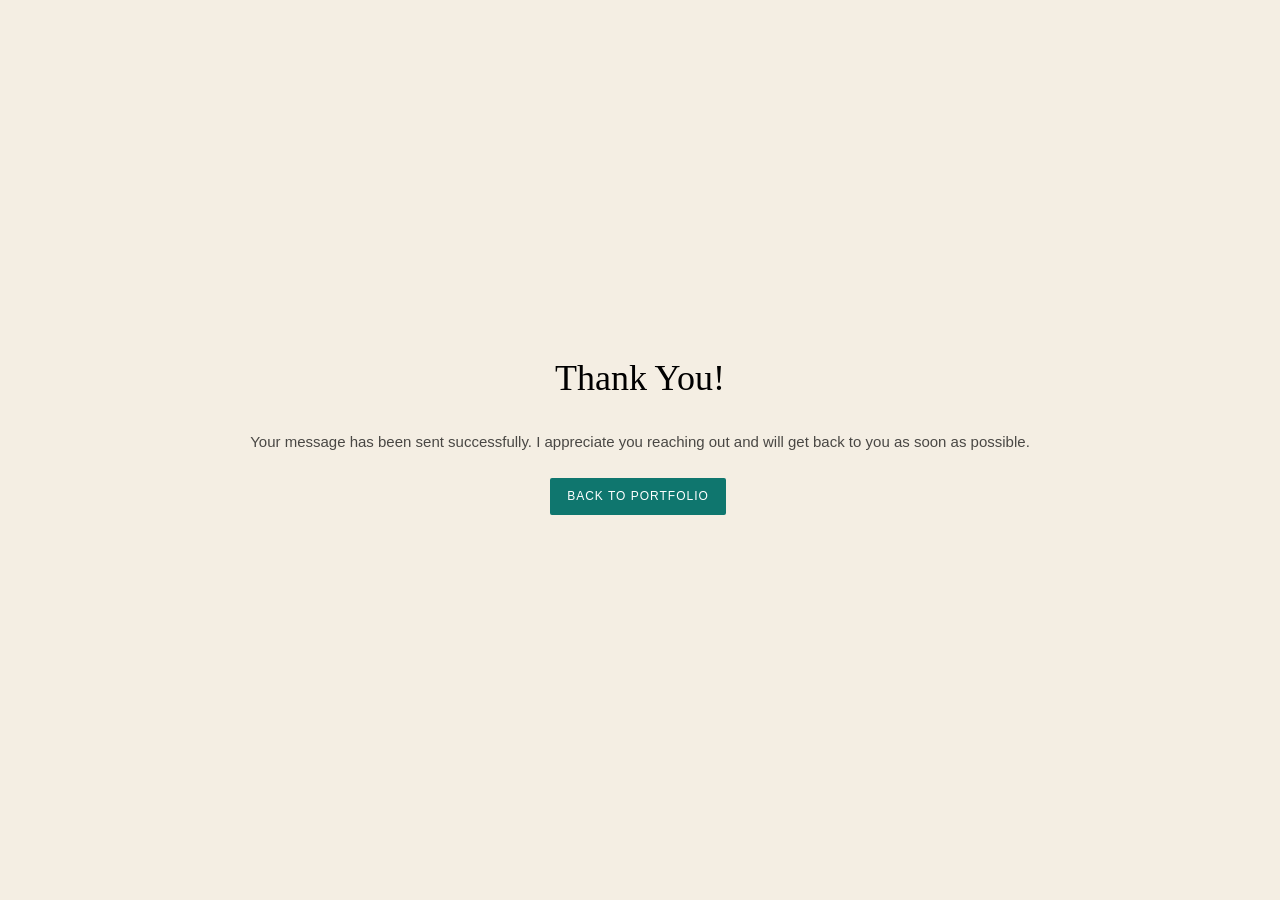
<file: thank-you.html>
<!DOCTYPE html>
<html lang="en">
<head>
  <meta charset="UTF-8">
  <meta name="viewport" content="width=device-width, initial-scale=1.0">
  <meta http-equiv="refresh" content="4;url=https://faustinanwokolo.vercel.app/">
  <title>Thank You | Faustina Nwokolo</title>
  <link rel="stylesheet" href="css/bootstrap.css">
  <link rel="stylesheet" href="css/style.css">
</head>
<body>
  <div style="min-height:100vh;display:flex;align-items:center;justify-content:center;text-align:center;padding:30px;">
    <div>
      <h1>Thank You!</h1>
      <p>Your message has been sent successfully. I appreciate you reaching out and will get back to you as soon as possible.</p>
      <p><a class="btn btn-primary" href="index.html">Back to Portfolio</a></p>
    </div>
  </div>
</body>
</html>
</file>
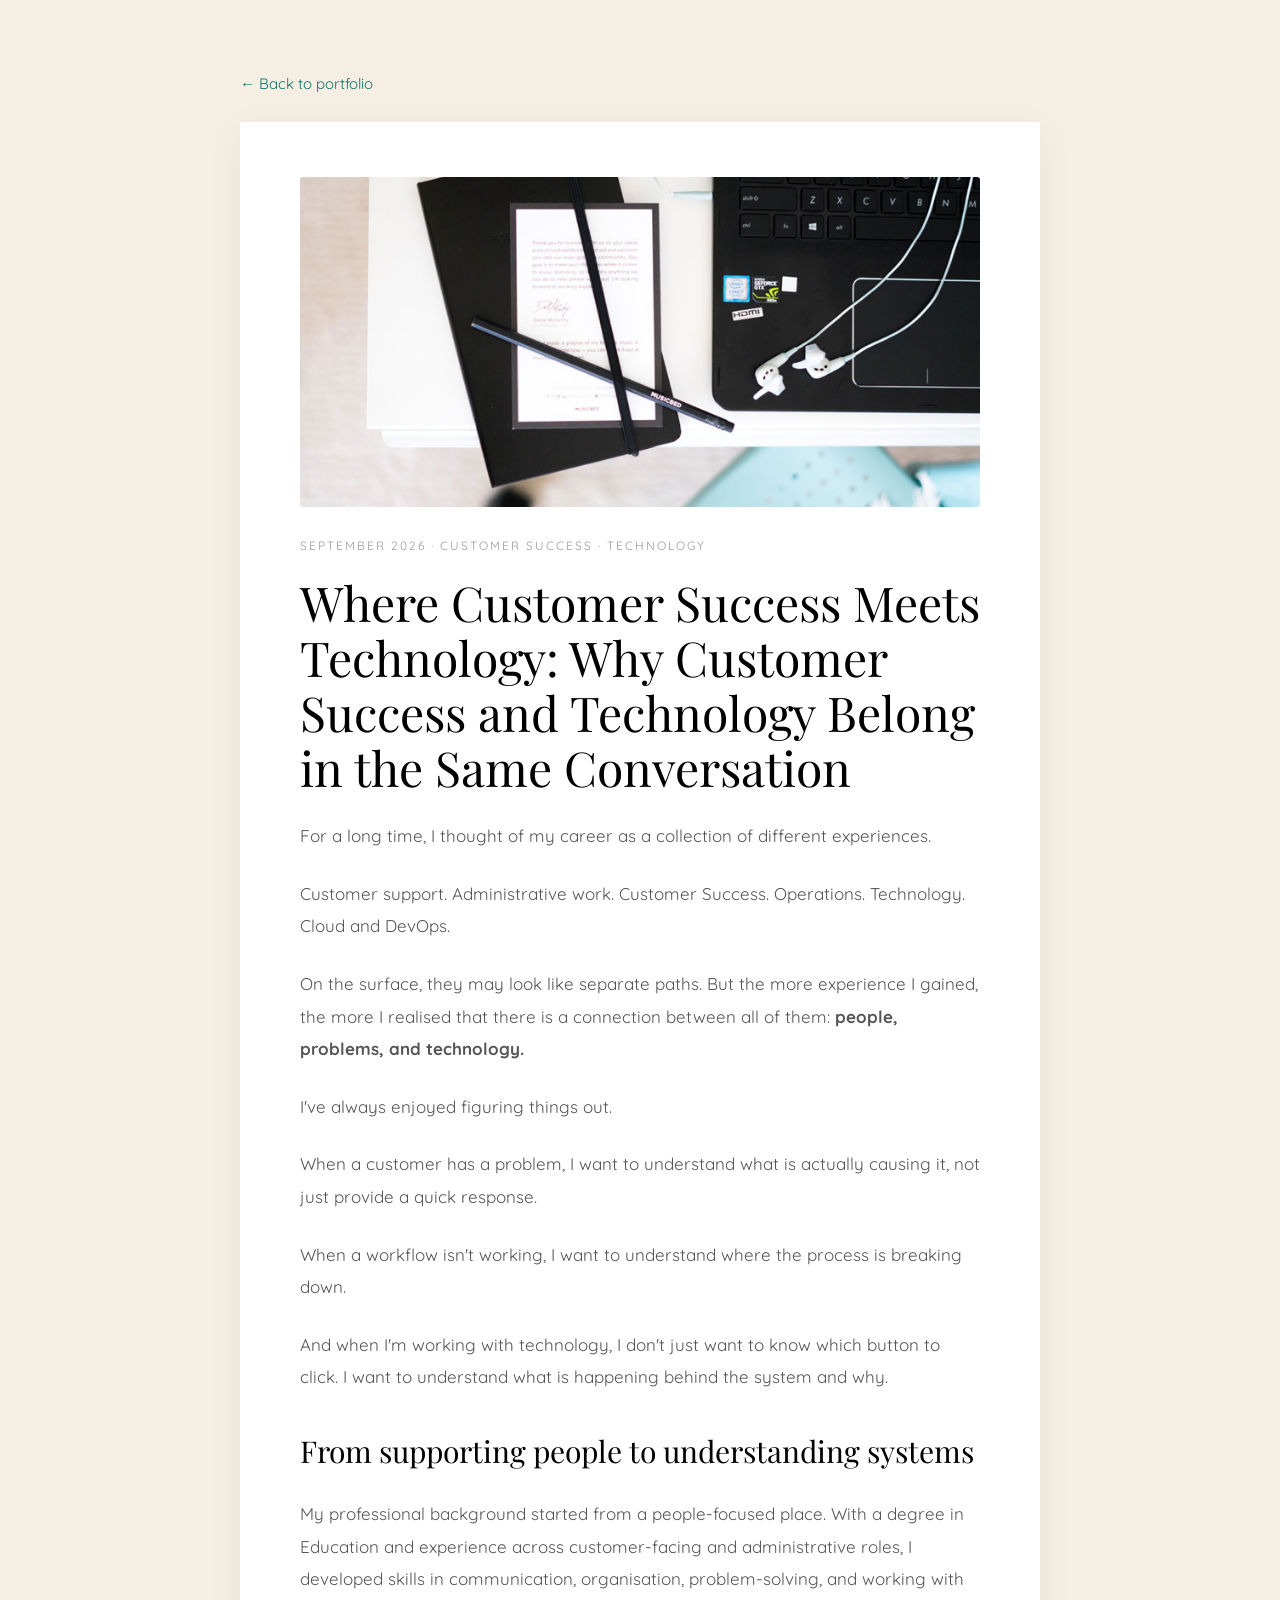
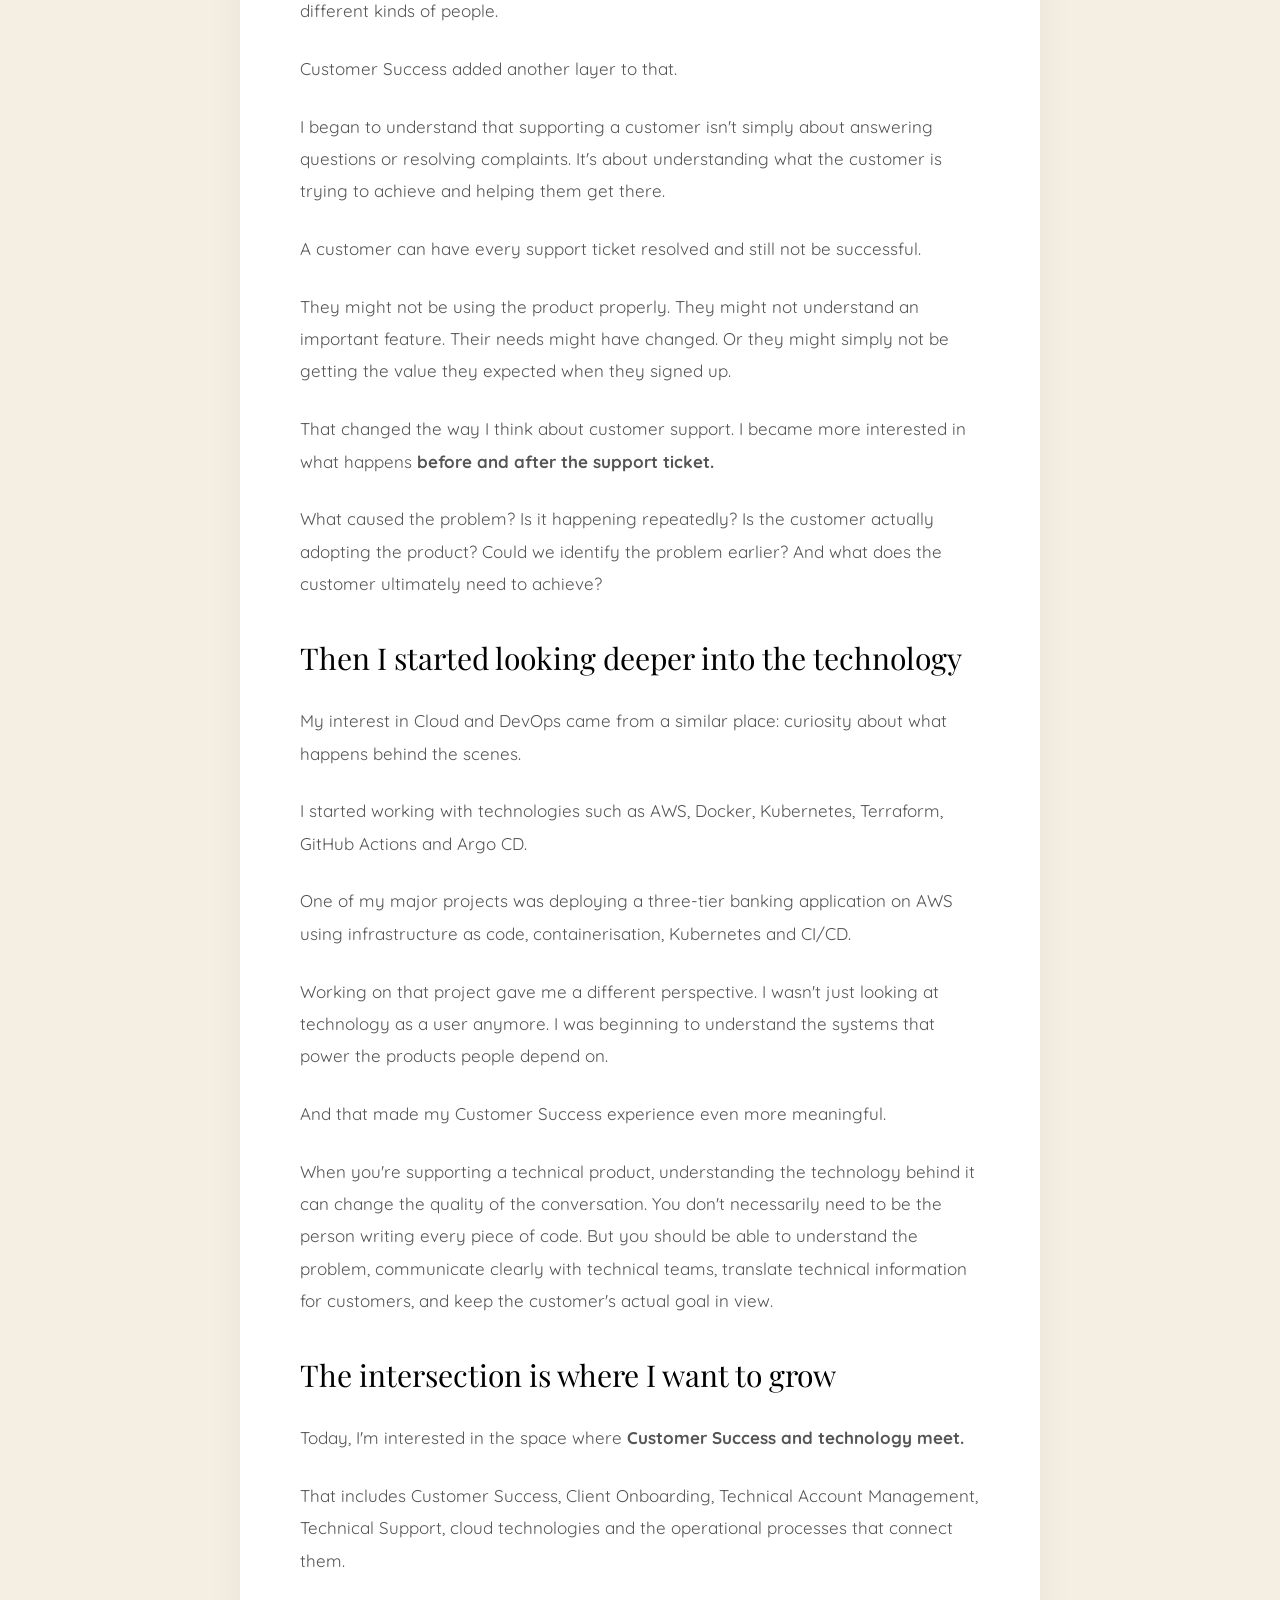
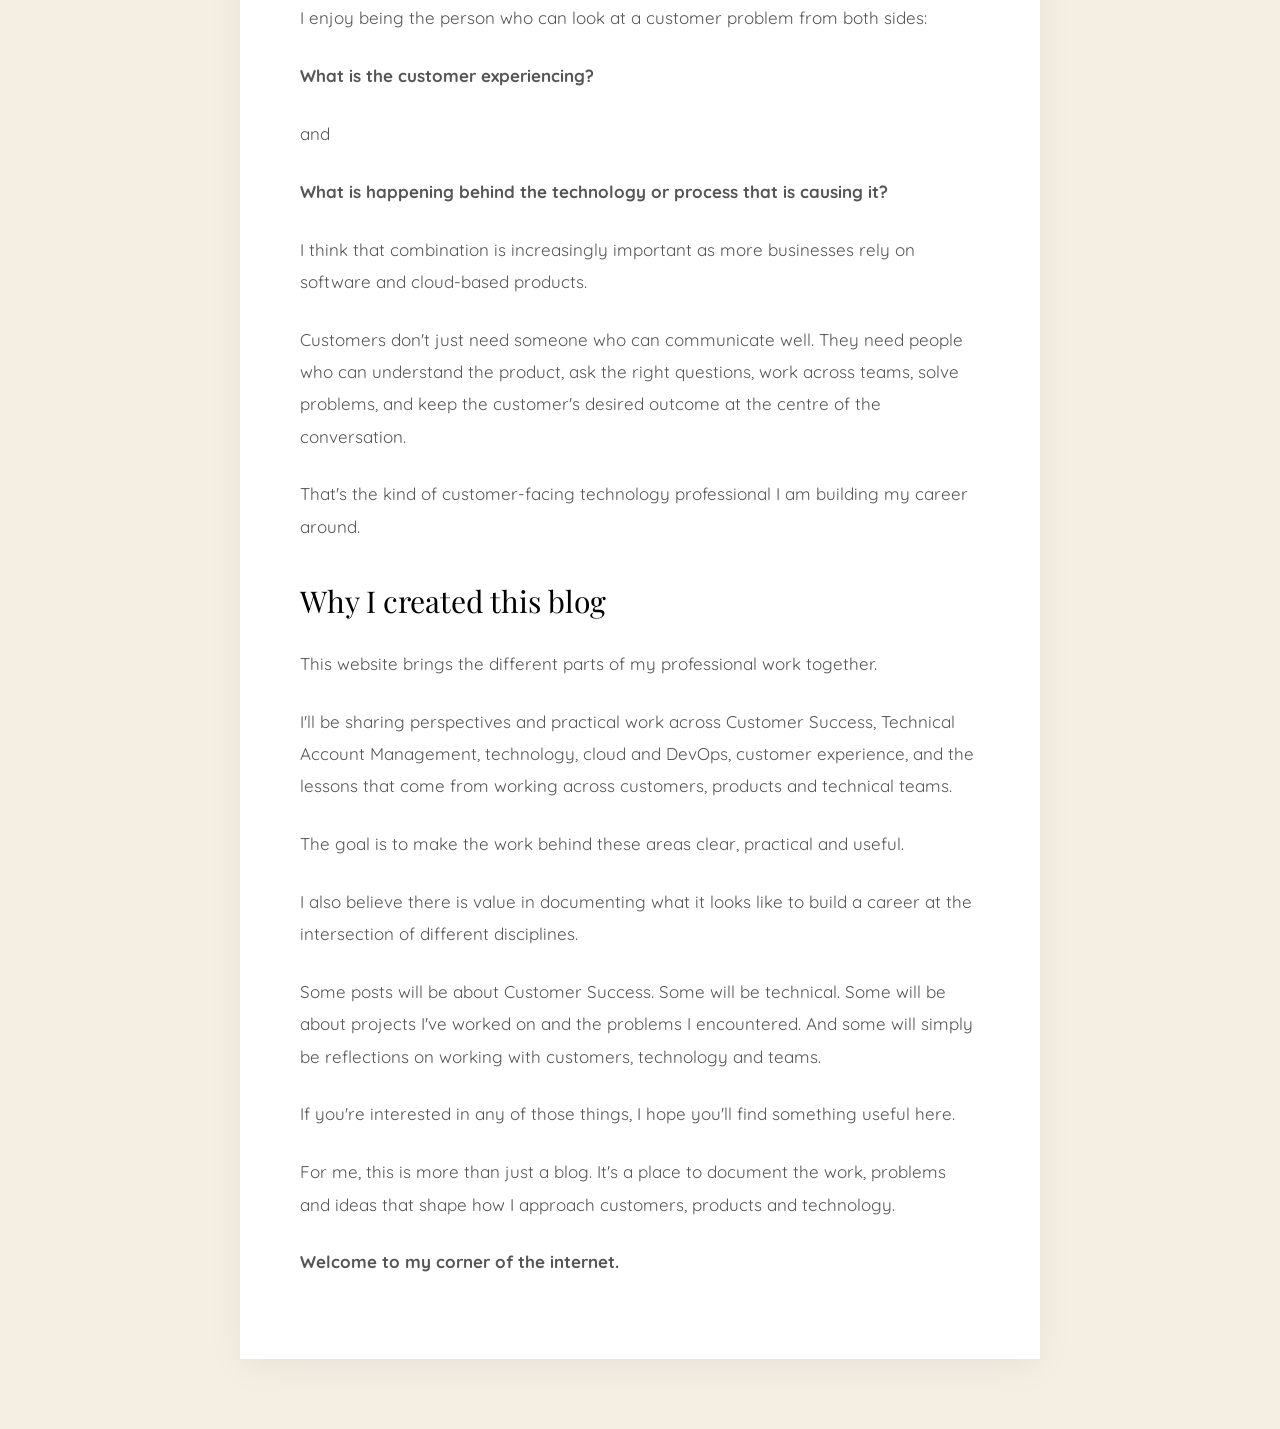
<file: blog/where-customer-success-meets-technology.html>
<!DOCTYPE html>
<html lang="en">
<head>
<meta charset="utf-8">
<meta name="viewport" content="width=device-width, initial-scale=1">
<title>Where Customer Success Meets Technology | Faustina Nwokolo</title>
<meta name="description" content="Faustina Nwokolo writes about the intersection of Customer Success, technology and operations.">
<link href="https://fonts.googleapis.com/css?family=Quicksand:300,400,500,700" rel="stylesheet">
<link href="https://fonts.googleapis.com/css?family=Playfair+Display:400,400i,700" rel="stylesheet">
<link rel="stylesheet" href="../css/bootstrap.css">
<link rel="stylesheet" href="../css/style.css">
<style>
body{background:#f7f7f7}.article{max-width:850px;margin:70px auto;padding:0 25px}
.article-card{background:#fff;padding:55px 60px;box-shadow:0 8px 35px rgba(0,0,0,.05)}
.meta{text-transform:uppercase;letter-spacing:2px;font-size:12px;color:#999}
.article-hero{width:100%;height:330px;object-fit:cover;border-radius:3px;margin-bottom:28px}h1{font-family:"Playfair Display",serif;font-size:48px;line-height:1.15;margin:18px 0 25px}
h2{font-family:"Playfair Display",serif;margin-top:42px}
.article p{font-size:17px;line-height:1.9;color:#555}
.back{margin-bottom:25px;display:inline-block}
@media(max-width:767px){.article-card{padding:30px 22px}.article-hero{height:200px}h1{font-size:35px}}
</style>
</head>
<body>
<div class="article">
  <a class="back" href="../index.html#blog">← Back to portfolio</a>
  <article class="article-card">
    <img class="article-hero" src="../images/blog-1.jpg" alt="Customer Success and technology"><div class="meta">September 2026 · Customer Success · Technology</div>
    <h1>Where Customer Success Meets Technology: Why Customer Success and Technology Belong in the Same Conversation</h1>

    <p>For a long time, I thought of my career as a collection of different experiences.</p>
    <p>Customer support. Administrative work. Customer Success. Operations. Technology. Cloud and DevOps.</p>
    <p>On the surface, they may look like separate paths. But the more experience I gained, the more I realised that there is a connection between all of them: <strong>people, problems, and technology.</strong></p>
    <p>I've always enjoyed figuring things out.</p>
    <p>When a customer has a problem, I want to understand what is actually causing it, not just provide a quick response.</p>
    <p>When a workflow isn't working, I want to understand where the process is breaking down.</p>
    <p>And when I'm working with technology, I don't just want to know which button to click. I want to understand what is happening behind the system and why.</p>

    <h2>From supporting people to understanding systems</h2>
    <p>My professional background started from a people-focused place. With a degree in Education and experience across customer-facing and administrative roles, I developed skills in communication, organisation, problem-solving, and working with different kinds of people.</p>
    <p>Customer Success added another layer to that.</p>
    <p>I began to understand that supporting a customer isn't simply about answering questions or resolving complaints. It's about understanding what the customer is trying to achieve and helping them get there.</p>
    <p>A customer can have every support ticket resolved and still not be successful.</p>
    <p>They might not be using the product properly. They might not understand an important feature. Their needs might have changed. Or they might simply not be getting the value they expected when they signed up.</p>
    <p>That changed the way I think about customer support. I became more interested in what happens <strong>before and after the support ticket.</strong></p>
    <p>What caused the problem? Is it happening repeatedly? Is the customer actually adopting the product? Could we identify the problem earlier? And what does the customer ultimately need to achieve?</p>

    <h2>Then I started looking deeper into the technology</h2>
    <p>My interest in Cloud and DevOps came from a similar place: curiosity about what happens behind the scenes.</p>
    <p>I started working with technologies such as AWS, Docker, Kubernetes, Terraform, GitHub Actions and Argo CD.</p>
    <p>One of my major projects was deploying a three-tier banking application on AWS using infrastructure as code, containerisation, Kubernetes and CI/CD.</p>
    <p>Working on that project gave me a different perspective. I wasn't just looking at technology as a user anymore. I was beginning to understand the systems that power the products people depend on.</p>
    <p>And that made my Customer Success experience even more meaningful.</p>
    <p>When you're supporting a technical product, understanding the technology behind it can change the quality of the conversation. You don't necessarily need to be the person writing every piece of code. But you should be able to understand the problem, communicate clearly with technical teams, translate technical information for customers, and keep the customer's actual goal in view.</p>

    <h2>The intersection is where I want to grow</h2>
    <p>Today, I'm interested in the space where <strong>Customer Success and technology meet.</strong></p>
    <p>That includes Customer Success, Client Onboarding, Technical Account Management, Technical Support, cloud technologies and the operational processes that connect them.</p>
    <p>I enjoy being the person who can look at a customer problem from both sides:</p>
    <p><strong>What is the customer experiencing?</strong></p>
    <p>and</p>
    <p><strong>What is happening behind the technology or process that is causing it?</strong></p>
    <p>I think that combination is increasingly important as more businesses rely on software and cloud-based products.</p>
    <p>Customers don't just need someone who can communicate well. They need people who can understand the product, ask the right questions, work across teams, solve problems, and keep the customer's desired outcome at the centre of the conversation.</p>
    <p>That's the kind of customer-facing technology professional I am building my career around.</p>

    <h2>Why I created this blog</h2>
    <p>This website brings the different parts of my professional work together.</p>
    <p>I'll be sharing perspectives and practical work across Customer Success, Technical Account Management, technology, cloud and DevOps, customer experience, and the lessons that come from working across customers, products and technical teams.</p>
    <p>The goal is to make the work behind these areas clear, practical and useful.</p>
    <p>I also believe there is value in documenting what it looks like to build a career at the intersection of different disciplines.</p>
    <p>Some posts will be about Customer Success. Some will be technical. Some will be about projects I've worked on and the problems I encountered. And some will simply be reflections on working with customers, technology and teams.</p>
    <p>If you're interested in any of those things, I hope you'll find something useful here.</p>
    <p>For me, this is more than just a blog. It's a place to document the work, problems and ideas that shape how I approach customers, products and technology.</p>
    <p><strong>Welcome to my corner of the internet.</strong></p>
  </article>
</div>
</body>
</html>
</file>
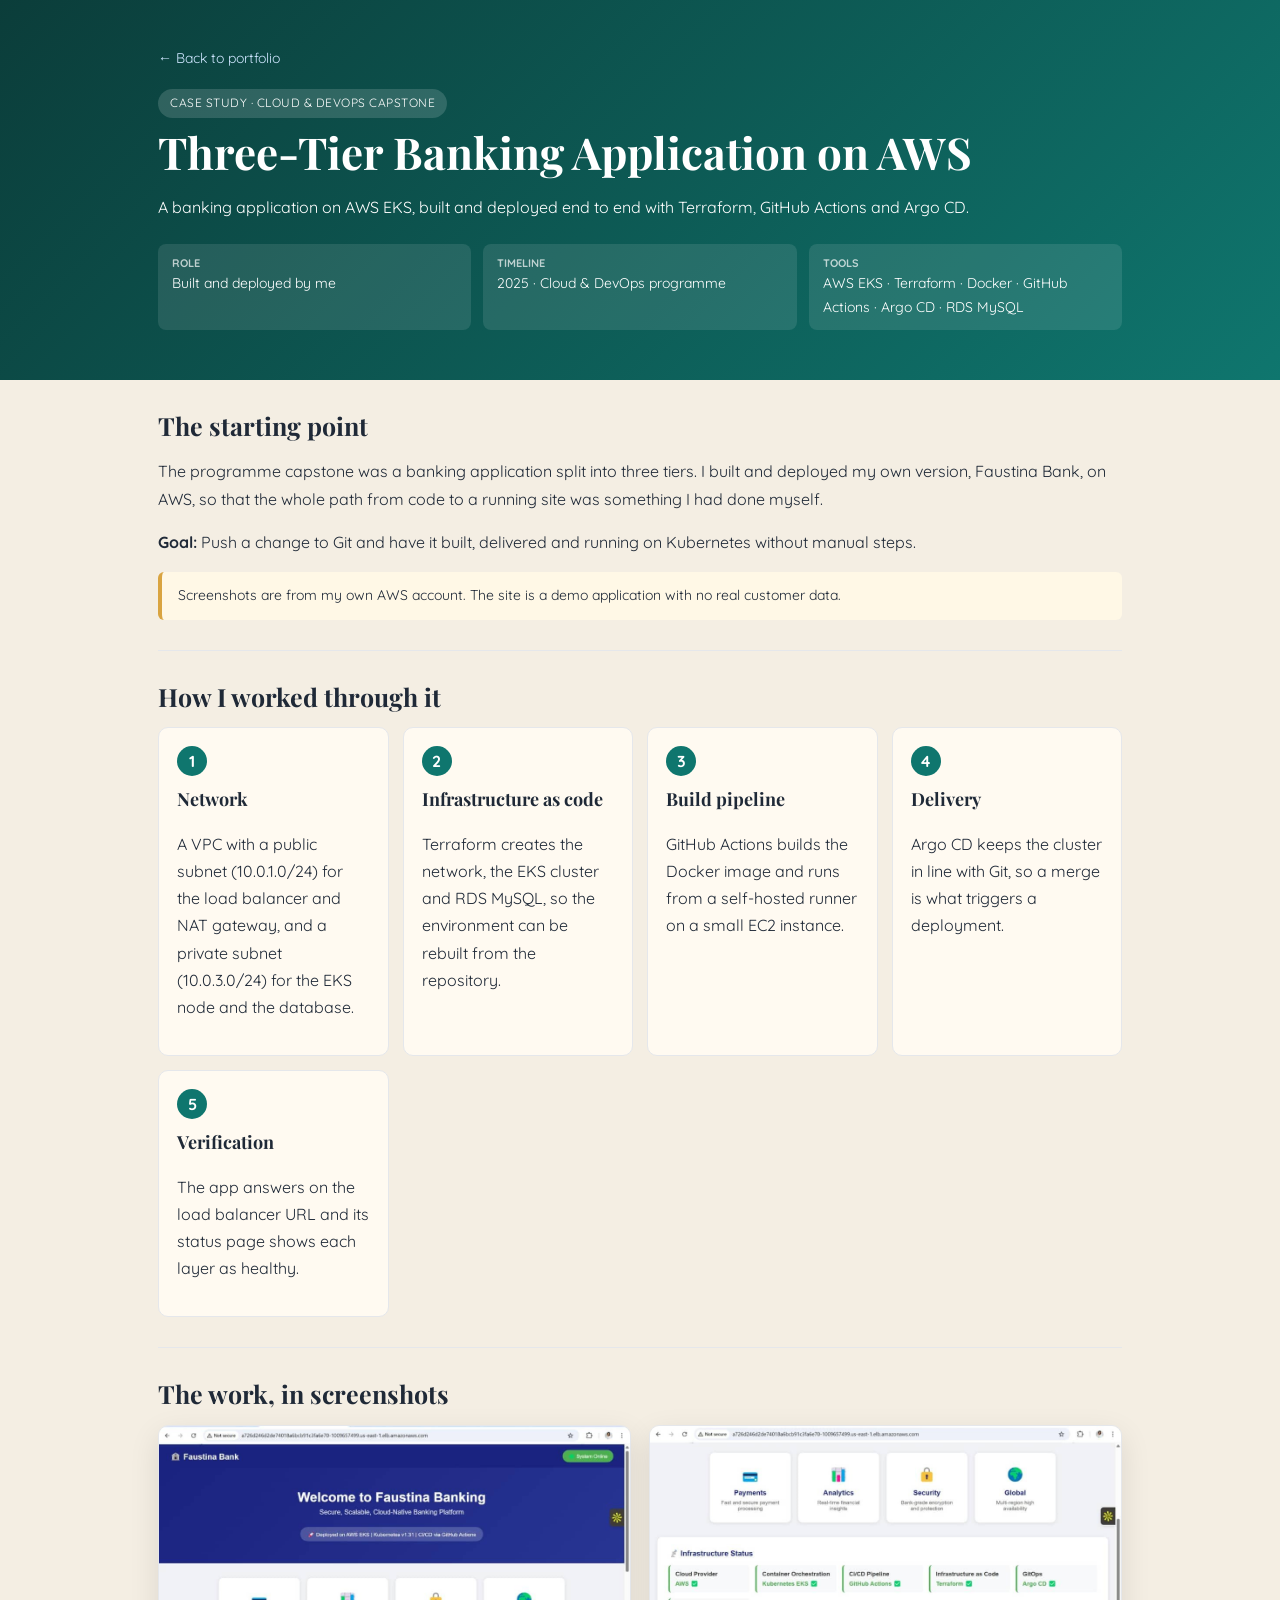
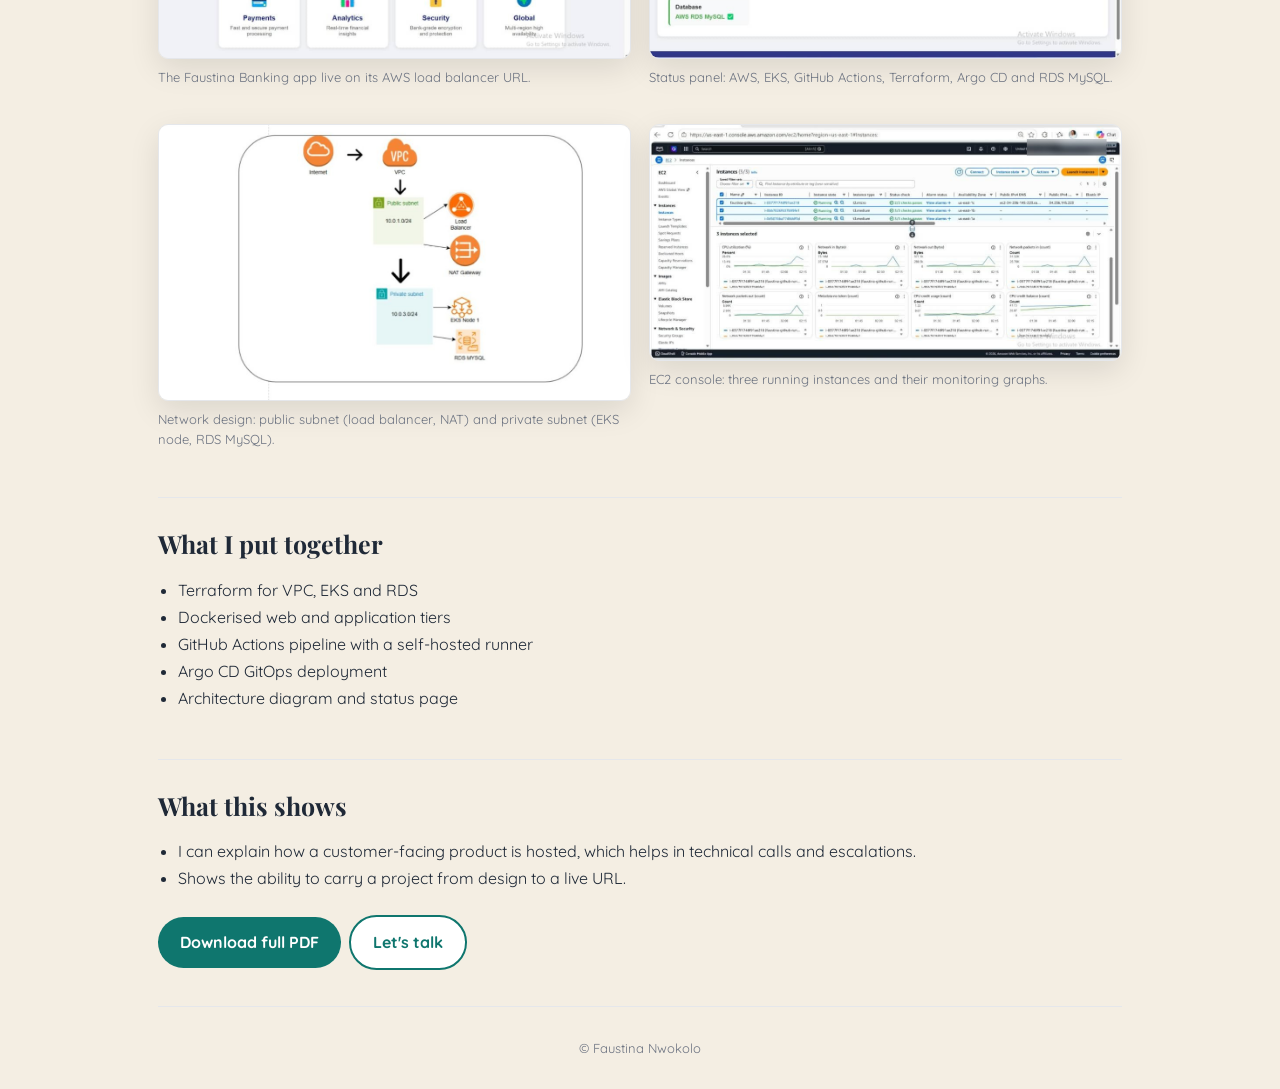
<file: work-samples/aws-banking-application.html>
<!DOCTYPE html><html lang="en"><head><meta charset="utf-8"><meta name="viewport" content="width=device-width,initial-scale=1"><title>Three-Tier Banking Application on AWS | Faustina Nwokolo</title><link href="https://fonts.googleapis.com/css?family=Quicksand:400,500,700" rel="stylesheet"><link rel="stylesheet" href="../css/case.css"><link href="https://fonts.googleapis.com/css?family=Playfair+Display:400,700" rel="stylesheet"></head><body>
<header class="h"><div class="w"><a href="../index.html#work">&larr; Back to portfolio</a><br><span class="tag">Case Study · Cloud &amp; DevOps capstone</span><h1>Three-Tier Banking Application on AWS</h1><p>A banking application on AWS EKS, built and deployed end to end with Terraform, GitHub Actions and Argo CD.</p>
<div class="meta"><div><b>Role</b>Built and deployed by me</div><div><b>Timeline</b>2025 · Cloud &amp; DevOps programme</div><div><b>Tools</b>AWS EKS · Terraform · Docker · GitHub Actions · Argo CD · RDS MySQL</div></div></div></header>
<main class="w">
<section><h2>The starting point</h2><p>The programme capstone was a banking application split into three tiers. I built and deployed my own version, Faustina Bank, on AWS, so that the whole path from code to a running site was something I had done myself.</p><p><strong>Goal:</strong> Push a change to Git and have it built, delivered and running on Kubernetes without manual steps.</p><div class="note">Screenshots are from my own AWS account. The site is a demo application with no real customer data.</div></section>
<section><h2>How I worked through it</h2><div class="grid"><div class="card"><div class="n">1</div><h3>Network</h3><p>A VPC with a public subnet (10.0.1.0/24) for the load balancer and NAT gateway, and a private subnet (10.0.3.0/24) for the EKS node and the database.</p></div><div class="card"><div class="n">2</div><h3>Infrastructure as code</h3><p>Terraform creates the network, the EKS cluster and RDS MySQL, so the environment can be rebuilt from the repository.</p></div><div class="card"><div class="n">3</div><h3>Build pipeline</h3><p>GitHub Actions builds the Docker image and runs from a self-hosted runner on a small EC2 instance.</p></div><div class="card"><div class="n">4</div><h3>Delivery</h3><p>Argo CD keeps the cluster in line with Git, so a merge is what triggers a deployment.</p></div><div class="card"><div class="n">5</div><h3>Verification</h3><p>The app answers on the load balancer URL and its status page shows each layer as healthy.</p></div></div></section>
<section><h2>The work, in screenshots</h2><div class="figs"><figure class="fig"><a href="../images/work/bank-home.jpg" target="_blank"><img src="../images/work/bank-home.jpg" alt="The Faustina Banking app live on its AWS load balancer URL." loading="lazy"></a><figcaption>The Faustina Banking app live on its AWS load balancer URL.</figcaption></figure><figure class="fig"><a href="../images/work/bank-infra.jpg" target="_blank"><img src="../images/work/bank-infra.jpg" alt="Status panel: AWS, EKS, GitHub Actions, Terraform, Argo CD and RDS MySQL." loading="lazy"></a><figcaption>Status panel: AWS, EKS, GitHub Actions, Terraform, Argo CD and RDS MySQL.</figcaption></figure><figure class="fig"><a href="../images/work/vpc.jpg" target="_blank"><img src="../images/work/vpc.jpg" alt="Network design: public subnet (load balancer, NAT) and private subnet (EKS node, RDS MySQL)." loading="lazy"></a><figcaption>Network design: public subnet (load balancer, NAT) and private subnet (EKS node, RDS MySQL).</figcaption></figure><figure class="fig"><a href="../images/work/ec2.jpg" target="_blank"><img src="../images/work/ec2.jpg" alt="EC2 console: three running instances and their monitoring graphs." loading="lazy"></a><figcaption>EC2 console: three running instances and their monitoring graphs.</figcaption></figure></div></section><section style="display:none"><div class="dash"><div class="bar"><i></i><b>Delivery Pipeline · illustration</b></div><div class="k"><div><small>Tiers</small><strong>3</strong><em class="">Web · App · DB</em></div><div><small>Team size</small><strong>16</strong><em class="">Engineers</em></div><div><small>Deploy method</small><strong>GitOps</strong><em class="">Argo CD</em></div><div><small>IaC</small><strong>Terraform</strong><em class="">Versioned</em></div></div><div class="p2"><div class="pn"><h4>Pipeline stages</h4><table><tr><th>Stage</th><th>Tool</th><th>Status</th></tr><tr><td>Provision</td><td>Terraform</td><td><span class="pill G">Pass</span></td></tr><tr><td>Build image</td><td>Docker</td><td><span class="pill G">Pass</span></td></tr><tr><td>Test</td><td>GitHub Actions</td><td><span class="pill G">Pass</span></td></tr><tr><td>Deploy</td><td>Argo CD</td><td><span class="pill B">Synced</span></td></tr></table></div><div class="pn"><h4>Tier readiness (illustrative)</h4><div class="row"><span>Web tier</span><div class="trk"><u style="width:100%;background:var(--g)"></u></div><span>100%</span></div><div class="row"><span>App tier</span><div class="trk"><u style="width:100%;background:var(--g)"></u></div><span>100%</span></div><div class="row"><span>Database tier</span><div class="trk"><u style="width:100%;background:var(--g)"></u></div><span>100%</span></div></div></div></div><p class="cap"></p></section>
<section><h2>What I put together</h2><ul class="c"><li>Terraform for VPC, EKS and RDS</li><li>Dockerised web and application tiers</li><li>GitHub Actions pipeline with a self-hosted runner</li><li>Argo CD GitOps deployment</li><li>Architecture diagram and status page</li></ul></section>
<section><h2>What this shows</h2><ul class="c"><li>I can explain how a customer-facing product is hosted, which helps in technical calls and escalations.</li><li>Shows the ability to carry a project from design to a live URL.</li></ul>
<a class="btn" href="aws-banking-application.pdf" download>Download full PDF</a><a class="btn o" href="../index.html#contact">Let's talk</a></section>
</main><footer>&copy; Faustina Nwokolo</footer></body></html>
</file>
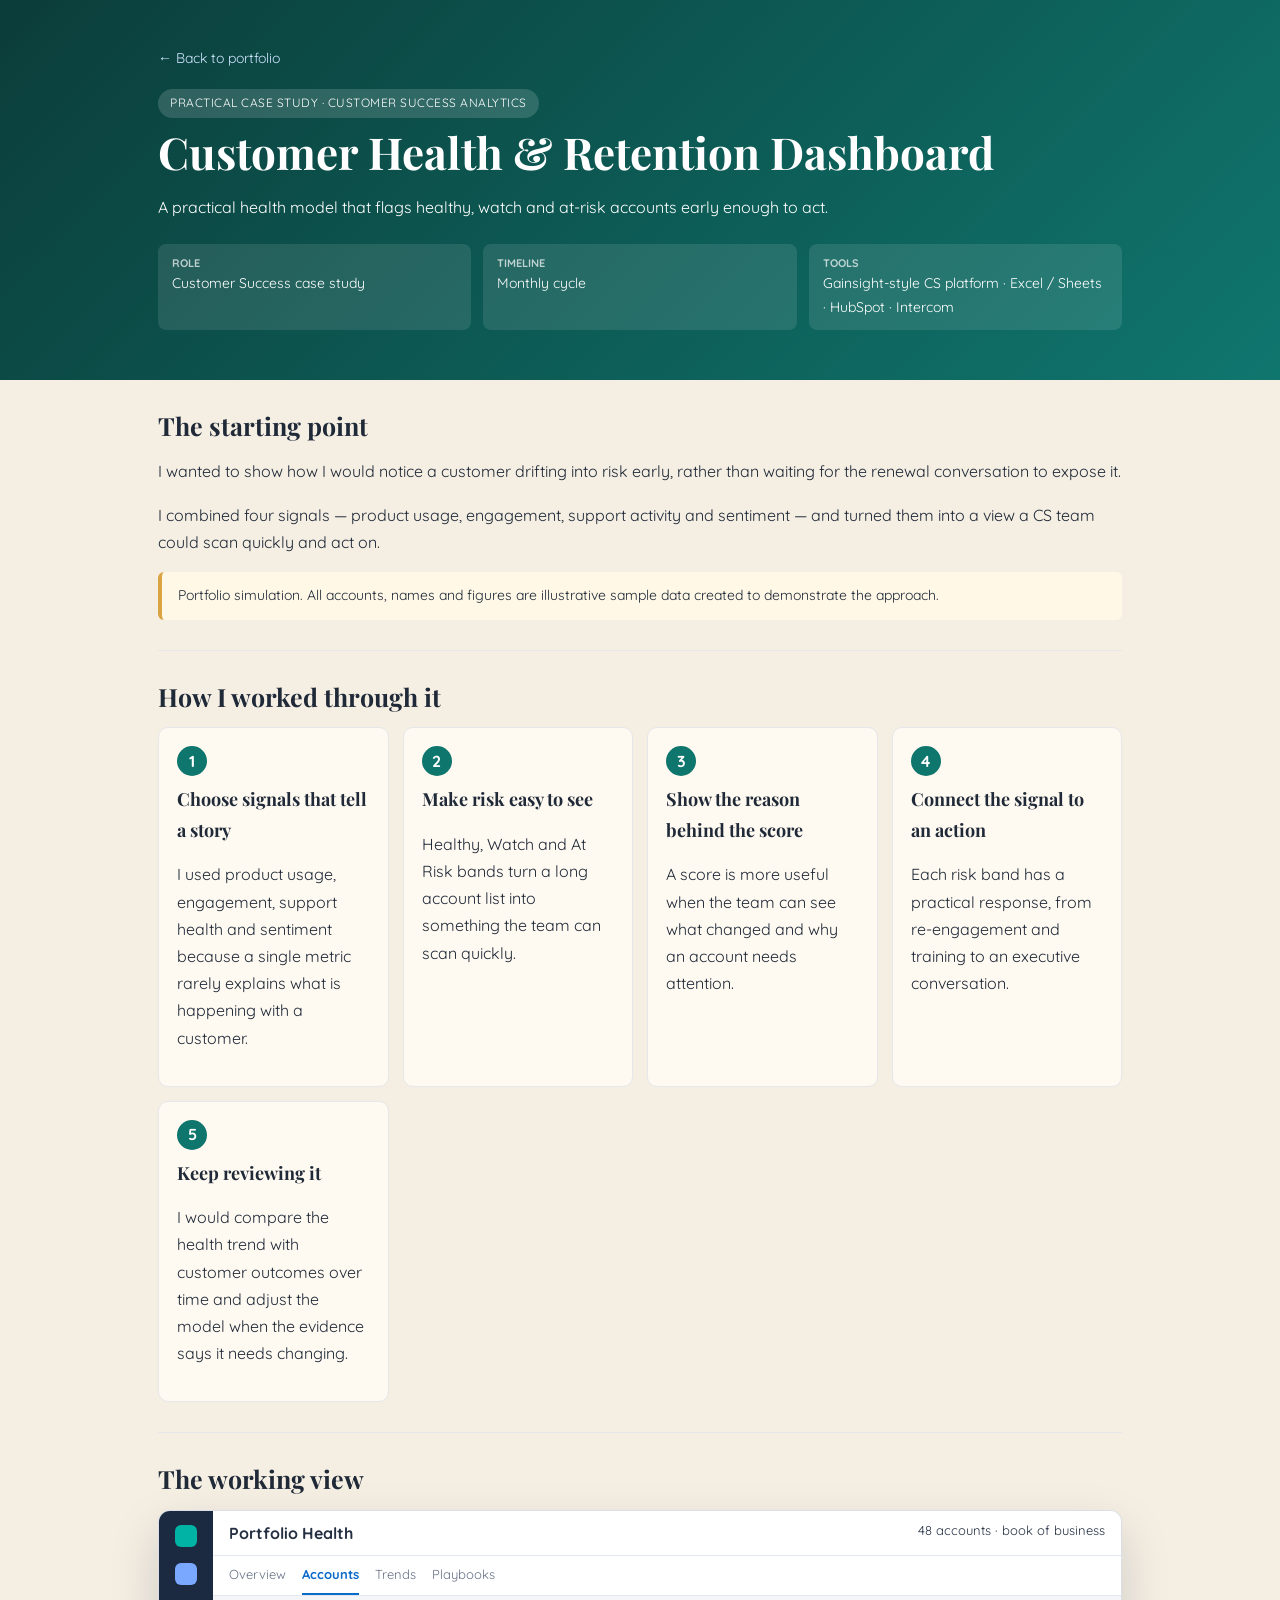
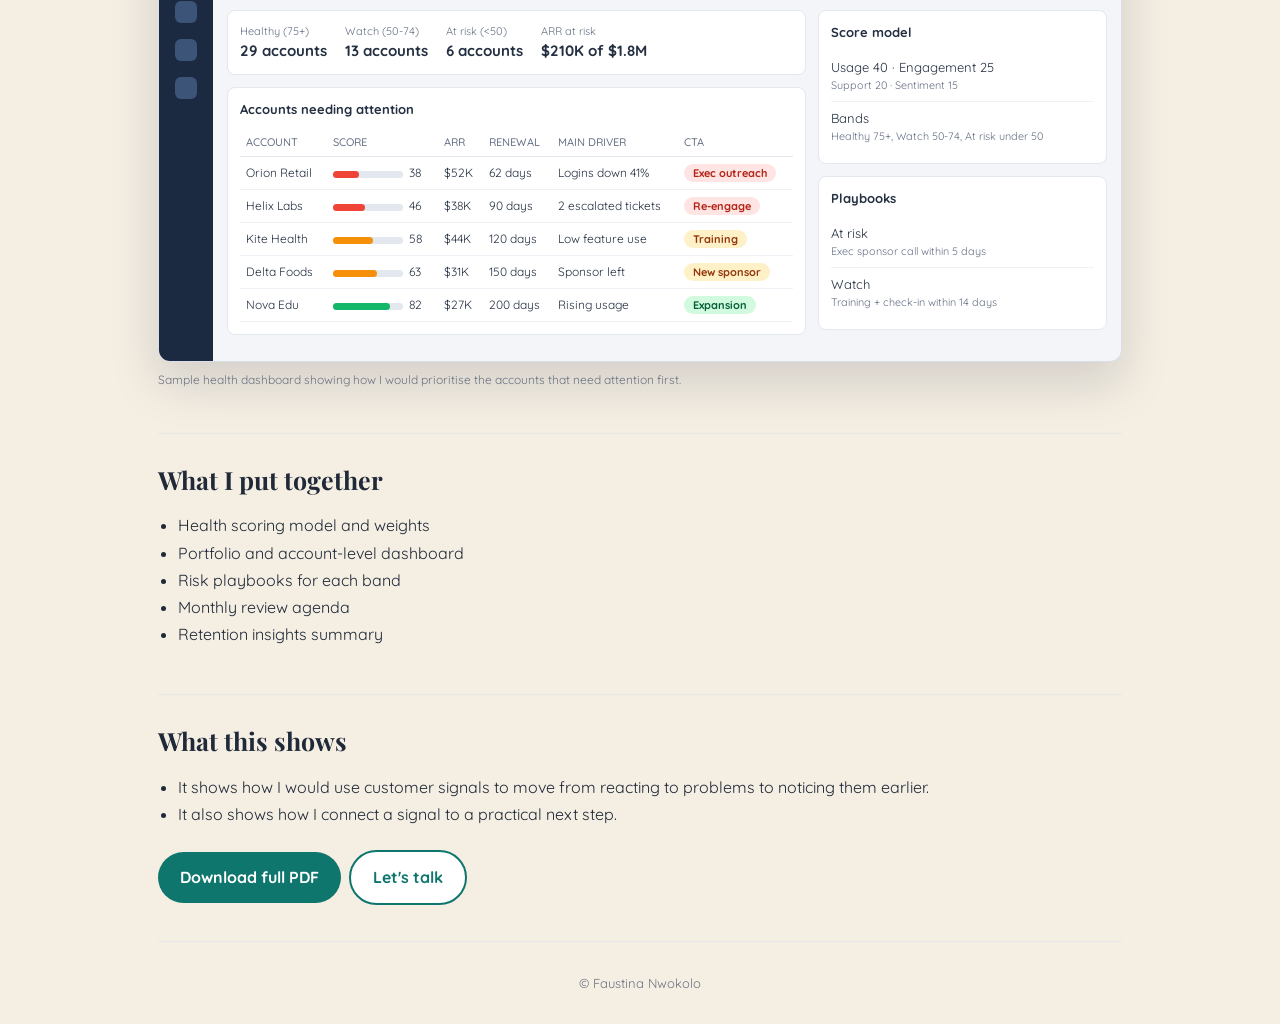
<file: work-samples/customer-health-dashboard.html>
<!DOCTYPE html><html lang="en"><head><meta charset="utf-8"><meta name="viewport" content="width=device-width,initial-scale=1"><title>Customer Health &amp; Retention Dashboard | Faustina Nwokolo</title><link href="https://fonts.googleapis.com/css?family=Quicksand:400,500,700" rel="stylesheet"><link rel="stylesheet" href="../css/case.css"><link href="https://fonts.googleapis.com/css?family=Playfair+Display:400,700" rel="stylesheet"></head><body>
<header class="h"><div class="w"><a href="../index.html#work">&larr; Back to portfolio</a><br><span class="tag">Practical case study · Customer Success analytics</span><h1>Customer Health &amp; Retention Dashboard</h1><p>A practical health model that flags healthy, watch and at-risk accounts early enough to act.</p>
<div class="meta"><div><b>Role</b>Customer Success case study</div><div><b>Timeline</b>Monthly cycle</div><div><b>Tools</b>Gainsight-style CS platform · Excel / Sheets · HubSpot · Intercom</div></div></div></header>
<main class="w">
<section><h2>The starting point</h2><p>I wanted to show how I would notice a customer drifting into risk early, rather than waiting for the renewal conversation to expose it.</p><p>I combined four signals — product usage, engagement, support activity and sentiment — and turned them into a view a CS team could scan quickly and act on.</p><div class="note">Portfolio simulation. All accounts, names and figures are illustrative sample data created to demonstrate the approach.</div></section>
<section><h2>How I worked through it</h2><div class="grid"><div class="card"><div class="n">1</div><h3>Choose signals that tell a story</h3><p>I used product usage, engagement, support health and sentiment because a single metric rarely explains what is happening with a customer.</p></div><div class="card"><div class="n">2</div><h3>Make risk easy to see</h3><p>Healthy, Watch and At Risk bands turn a long account list into something the team can scan quickly.</p></div><div class="card"><div class="n">3</div><h3>Show the reason behind the score</h3><p>A score is more useful when the team can see what changed and why an account needs attention.</p></div><div class="card"><div class="n">4</div><h3>Connect the signal to an action</h3><p>Each risk band has a practical response, from re-engagement and training to an executive conversation.</p></div><div class="card"><div class="n">5</div><h3>Keep reviewing it</h3><p>I would compare the health trend with customer outcomes over time and adjust the model when the evidence says it needs changing.</p></div></div></section>
<section><h2>The working view</h2><div class="app"><div class="sb"><i></i><i class="on"></i><i></i><i></i><i></i></div><div class="mn"><div class="tp"><b>Portfolio Health</b><span>48 accounts · book of business</span></div><div class="tabs"><span class="">Overview</span><span class="a">Accounts</span><span class="">Trends</span><span class="">Playbooks</span></div><div class="bd"><div><div class="bx"><div class="st"><div><small>Healthy (75+)</small><b>29 accounts</b></div><div><small>Watch (50-74)</small><b>13 accounts</b></div><div><small>At risk (<50)</small><b>6 accounts</b></div><div><small>ARR at risk</small><b>$210K of $1.8M</b></div></div></div><div class="bx"><h4>Accounts needing attention</h4><table><tr><th>Account</th><th>Score</th><th>ARR</th><th>Renewal</th><th>Main driver</th><th>CTA</th></tr><tr><td>Orion Retail</td><td><span class="pb"><u style="width:38%;background:#f04438"></u></span>38</td><td>$52K</td><td>62 days</td><td>Logins down 41%</td><td><span class="pill R">Exec outreach</span></td></tr><tr><td>Helix Labs</td><td><span class="pb"><u style="width:46%;background:#f04438"></u></span>46</td><td>$38K</td><td>90 days</td><td>2 escalated tickets</td><td><span class="pill R">Re-engage</span></td></tr><tr><td>Kite Health</td><td><span class="pb"><u style="width:58%;background:#f79009"></u></span>58</td><td>$44K</td><td>120 days</td><td>Low feature use</td><td><span class="pill Y">Training</span></td></tr><tr><td>Delta Foods</td><td><span class="pb"><u style="width:63%;background:#f79009"></u></span>63</td><td>$31K</td><td>150 days</td><td>Sponsor left</td><td><span class="pill Y">New sponsor</span></td></tr><tr><td>Nova Edu</td><td><span class="pb"><u style="width:82%;background:#12b76a"></u></span>82</td><td>$27K</td><td>200 days</td><td>Rising usage</td><td><span class="pill G">Expansion</span></td></tr></table></div></div><div><div class="bx"><h4>Score model</h4><div class="li">Usage 40 · Engagement 25<small>Support 20 · Sentiment 15</small></div><div class="li">Bands<small>Healthy 75+, Watch 50-74, At risk under 50</small></div></div><div class="bx"><h4>Playbooks</h4><div class="li">At risk<small>Exec sponsor call within 5 days</small></div><div class="li">Watch<small>Training + check-in within 14 days</small></div></div></div></div></div></div><p class="cap">Sample health dashboard showing how I would prioritise the accounts that need attention first.</p></section>
<section><h2>What I put together</h2><ul class="c"><li>Health scoring model and weights</li><li>Portfolio and account-level dashboard</li><li>Risk playbooks for each band</li><li>Monthly review agenda</li><li>Retention insights summary</li></ul></section>
<section><h2>What this shows</h2><ul class="c"><li>It shows how I would use customer signals to move from reacting to problems to noticing them earlier.</li><li>It also shows how I connect a signal to a practical next step.</li></ul>
<a class="btn" href="customer-health-dashboard.pdf" download>Download full PDF</a><a class="btn o" href="../index.html#contact">Let's talk</a></section>
</main><footer>&copy; Faustina Nwokolo</footer></body></html>
</file>
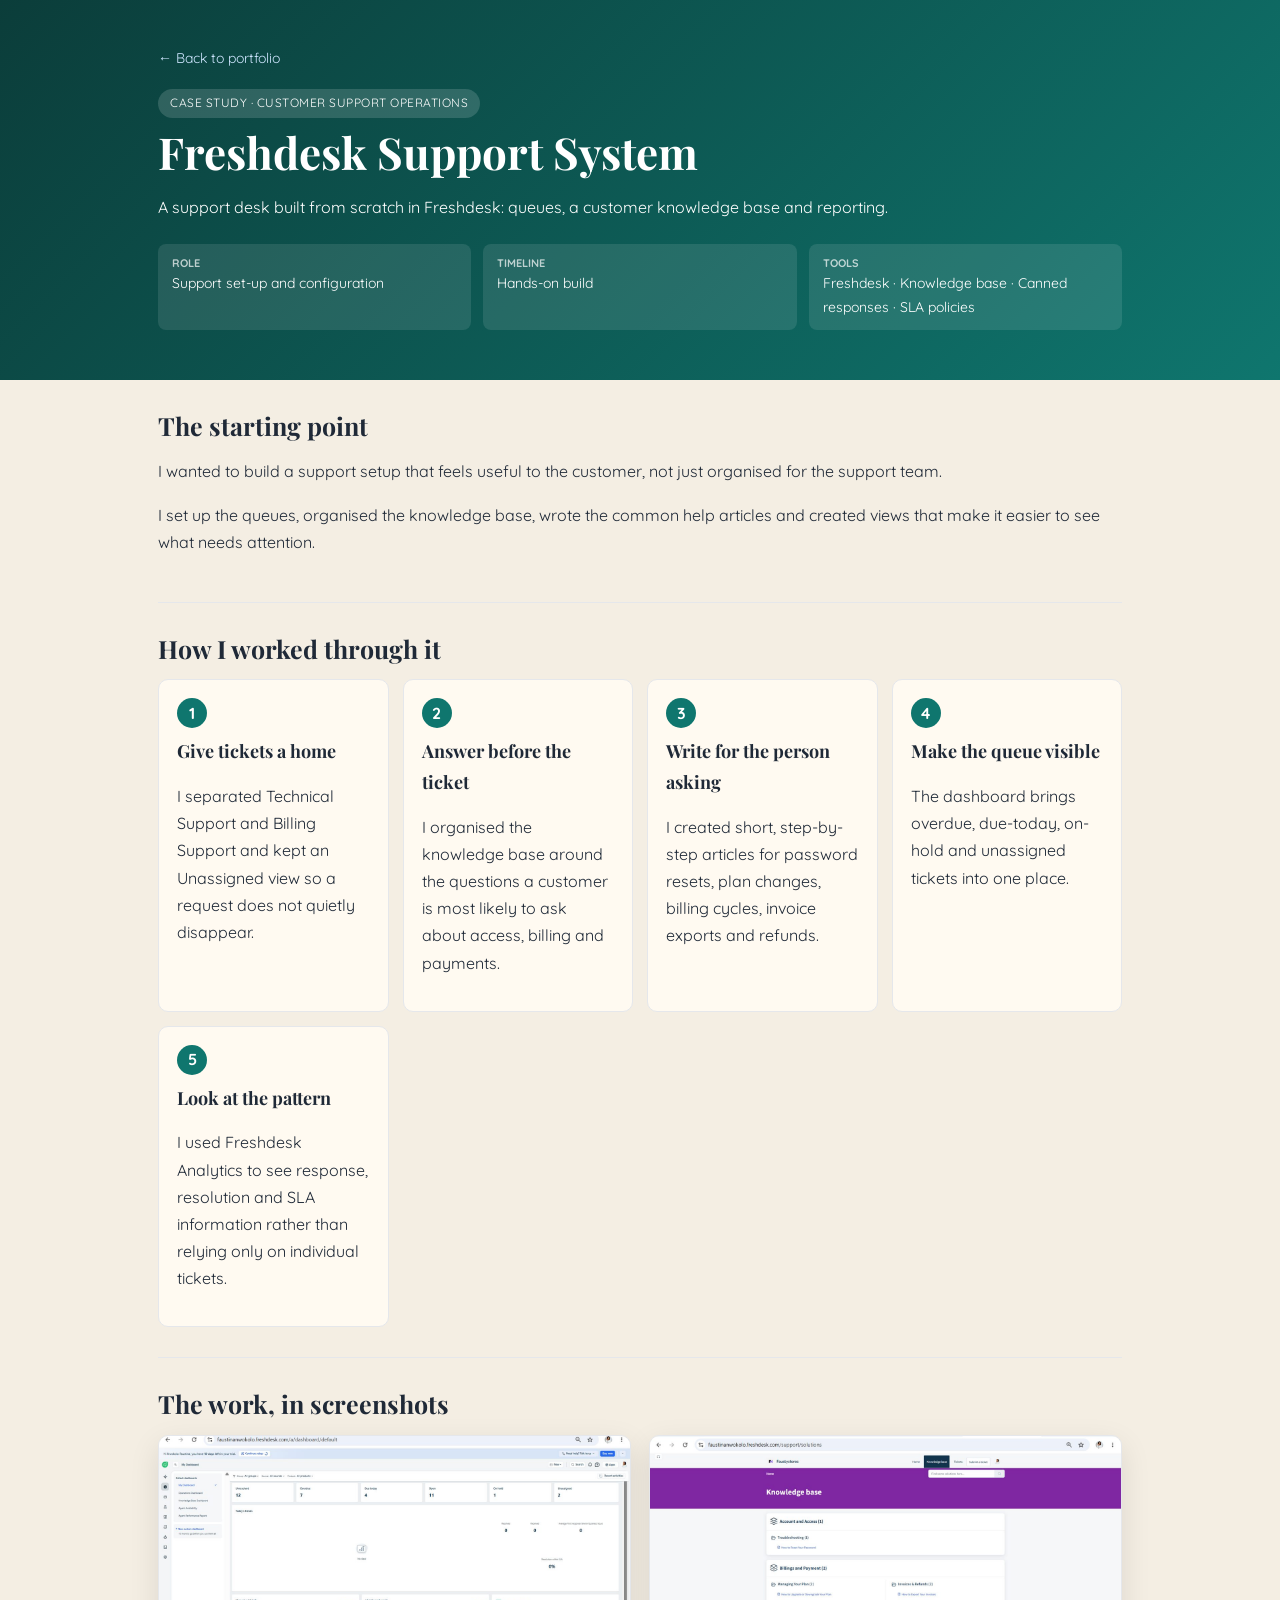
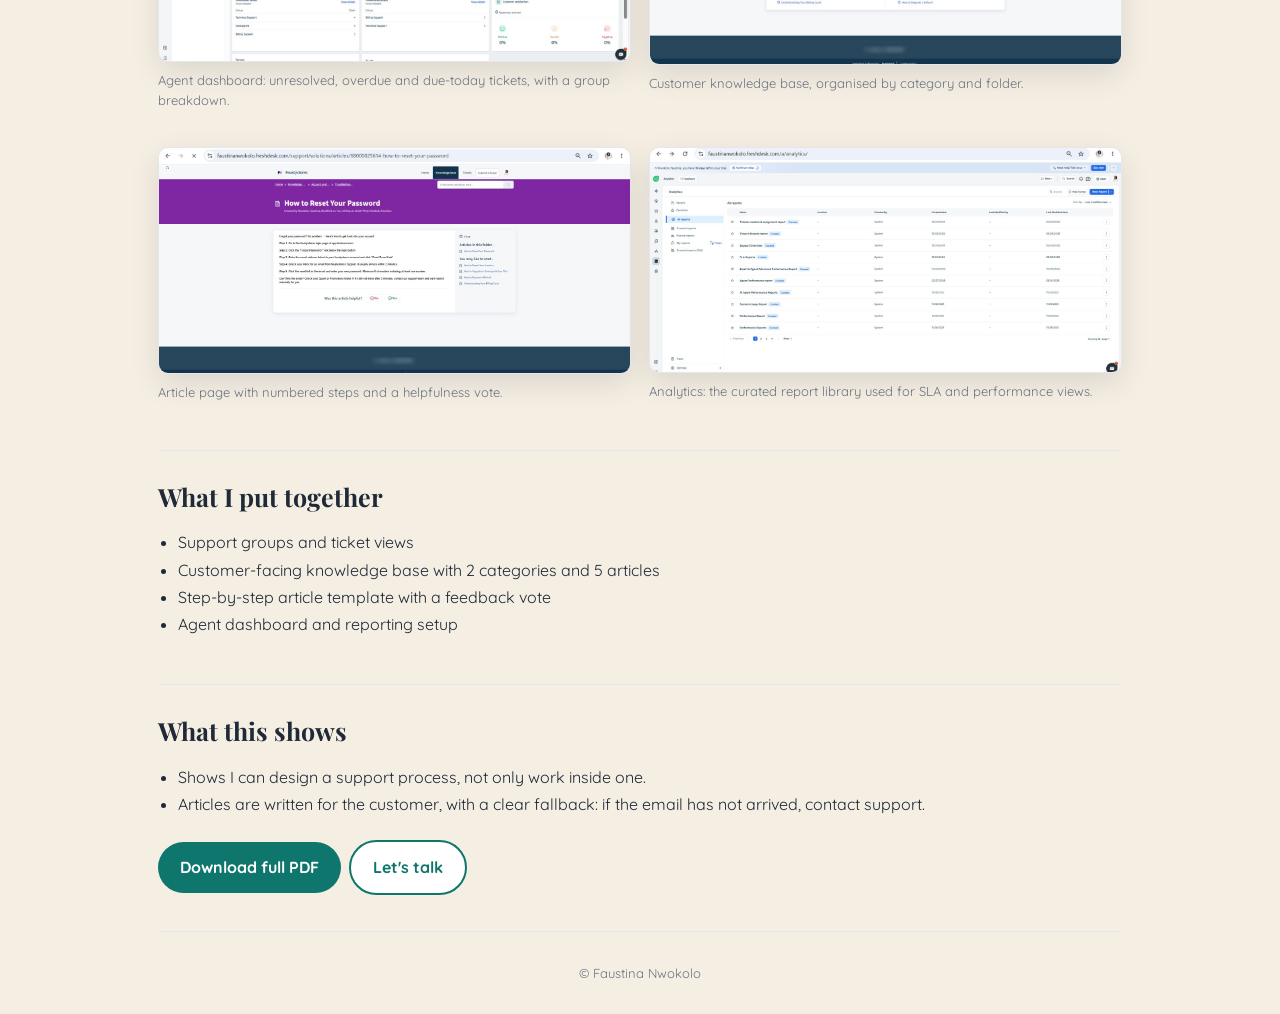
<file: work-samples/freshdesk-support-system.html>
<!DOCTYPE html><html lang="en"><head><meta charset="utf-8"><meta name="viewport" content="width=device-width,initial-scale=1"><title>Freshdesk Support System | Faustina Nwokolo</title><link href="https://fonts.googleapis.com/css?family=Quicksand:400,500,700" rel="stylesheet"><link rel="stylesheet" href="../css/case.css"><link href="https://fonts.googleapis.com/css?family=Playfair+Display:400,700" rel="stylesheet"></head><body>
<header class="h"><div class="w"><a href="../index.html#work">&larr; Back to portfolio</a><br><span class="tag">Case Study · Customer Support Operations</span><h1>Freshdesk Support System</h1><p>A support desk built from scratch in Freshdesk: queues, a customer knowledge base and reporting.</p>
<div class="meta"><div><b>Role</b>Support set-up and configuration</div><div><b>Timeline</b>Hands-on build</div><div><b>Tools</b>Freshdesk · Knowledge base · Canned responses · SLA policies</div></div></div></header>
<main class="w">
<section><h2>The starting point</h2><p>I wanted to build a support setup that feels useful to the customer, not just organised for the support team.</p><p>I set up the queues, organised the knowledge base, wrote the common help articles and created views that make it easier to see what needs attention.</p></section>
<section><h2>How I worked through it</h2><div class="grid"><div class="card"><div class="n">1</div><h3>Give tickets a home</h3><p>I separated Technical Support and Billing Support and kept an Unassigned view so a request does not quietly disappear.</p></div><div class="card"><div class="n">2</div><h3>Answer before the ticket</h3><p>I organised the knowledge base around the questions a customer is most likely to ask about access, billing and payments.</p></div><div class="card"><div class="n">3</div><h3>Write for the person asking</h3><p>I created short, step-by-step articles for password resets, plan changes, billing cycles, invoice exports and refunds.</p></div><div class="card"><div class="n">4</div><h3>Make the queue visible</h3><p>The dashboard brings overdue, due-today, on-hold and unassigned tickets into one place.</p></div><div class="card"><div class="n">5</div><h3>Look at the pattern</h3><p>I used Freshdesk Analytics to see response, resolution and SLA information rather than relying only on individual tickets.</p></div></div></section>
<section><h2>The work, in screenshots</h2><div class="figs"><figure class="fig"><a href="../images/work/fd-dashboard.jpg" target="_blank"><img src="../images/work/fd-dashboard.jpg" alt="Agent dashboard: unresolved, overdue and due-today tickets, with a group breakdown." loading="lazy"></a><figcaption>Agent dashboard: unresolved, overdue and due-today tickets, with a group breakdown.</figcaption></figure><figure class="fig"><a href="../images/work/fd-kb.jpg" target="_blank"><img src="../images/work/fd-kb.jpg" alt="Customer knowledge base, organised by category and folder." loading="lazy"></a><figcaption>Customer knowledge base, organised by category and folder.</figcaption></figure><figure class="fig"><a href="../images/work/fd-article.jpg" target="_blank"><img src="../images/work/fd-article.jpg" alt="Article page with numbered steps and a helpfulness vote." loading="lazy"></a><figcaption>Article page with numbered steps and a helpfulness vote.</figcaption></figure><figure class="fig"><a href="../images/work/fd-analytics.jpg" target="_blank"><img src="../images/work/fd-analytics.jpg" alt="Analytics: the curated report library used for SLA and performance views." loading="lazy"></a><figcaption>Analytics: the curated report library used for SLA and performance views.</figcaption></figure></div></section><section style="display:none"><div class="dash"><div class="bar"><i></i><b>Freshdesk Reports · sample view</b></div><div class="k"><div><small>Open tickets</small><strong>24</strong><em class="">Sample</em></div><div><small>SLA met</small><strong>94%</strong><em class="up">Target 90%</em></div><div><small>First response</small><strong>1.8 h</strong><em class="up">Target 4 h</em></div><div><small>CSAT</small><strong>4.6 / 5</strong><em class="up">Sample</em></div></div><div class="p2"><div class="pn"><h4>Tickets by category</h4><div class="row"><span>Login/access</span><div class="trk"><u style="width:34%;background:var(--b)"></u></div><span>34%</span></div><div class="row"><span>Billing</span><div class="trk"><u style="width:22%;background:var(--y)"></u></div><span>22%</span></div><div class="row"><span>How-to</span><div class="trk"><u style="width:28%;background:var(--g)"></u></div><span>28%</span></div><div class="row"><span>Bug report</span><div class="trk"><u style="width:16%;background:var(--r)"></u></div><span>16%</span></div></div><div class="pn"><h4>Ticket queue</h4><table><tr><th>ID</th><th>Subject</th><th>Priority</th><th>SLA</th></tr><tr><td>#1042</td><td>Cannot log in</td><td>Urgent</td><td><span class="pill R">1h left</span></td></tr><tr><td>#1041</td><td>Invoice query</td><td>Medium</td><td><span class="pill G">On track</span></td></tr><tr><td>#1039</td><td>Export error</td><td>High</td><td><span class="pill Y">3h left</span></td></tr><tr><td>#1036</td><td>Setup help</td><td>Low</td><td><span class="pill G">On track</span></td></tr></table></div></div></div><p class="cap"></p></section>
<section><h2>What I put together</h2><ul class="c"><li>Support groups and ticket views</li><li>Customer-facing knowledge base with 2 categories and 5 articles</li><li>Step-by-step article template with a feedback vote</li><li>Agent dashboard and reporting setup</li></ul></section>
<section><h2>What this shows</h2><ul class="c"><li>Shows I can design a support process, not only work inside one.</li><li>Articles are written for the customer, with a clear fallback: if the email has not arrived, contact support.</li></ul>
<a class="btn" href="freshdesk-support-system.pdf" download>Download full PDF</a><a class="btn o" href="../index.html#contact">Let's talk</a></section>
</main><footer>&copy; Faustina Nwokolo</footer></body></html>
</file>
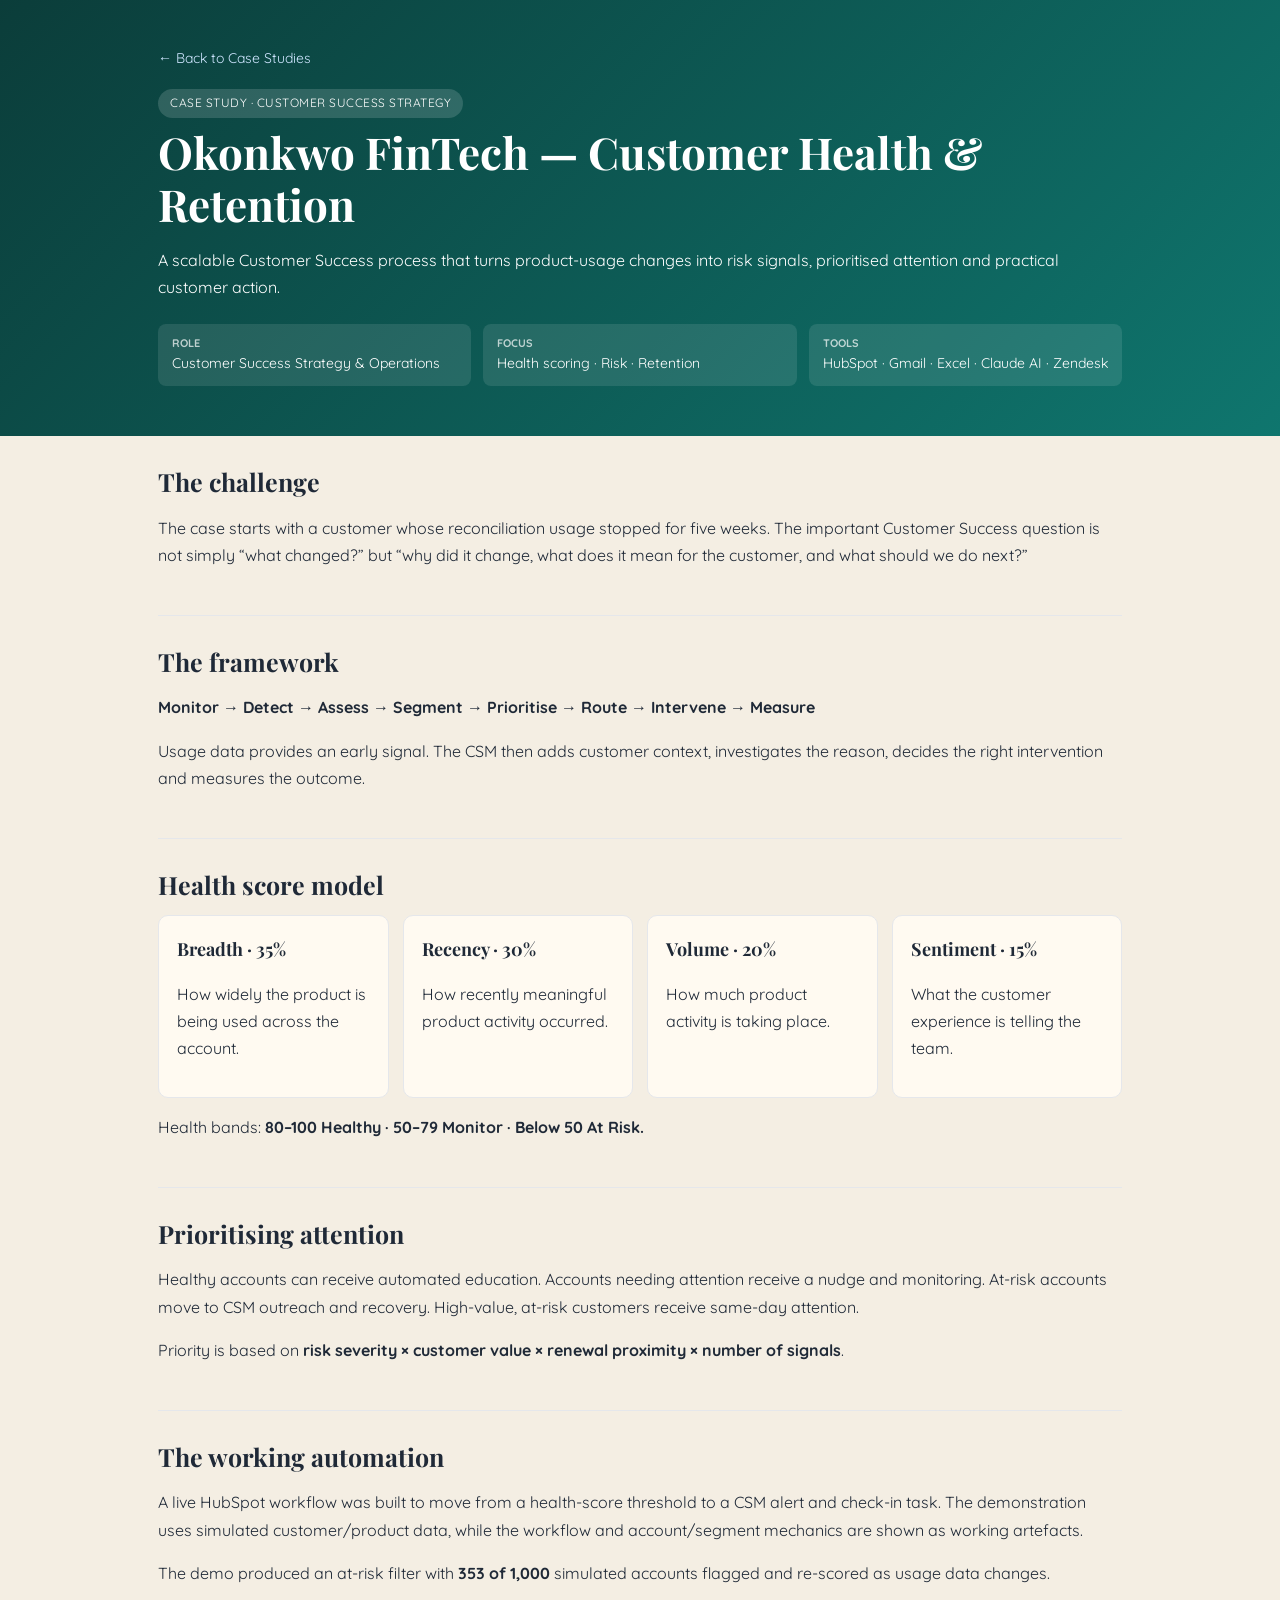
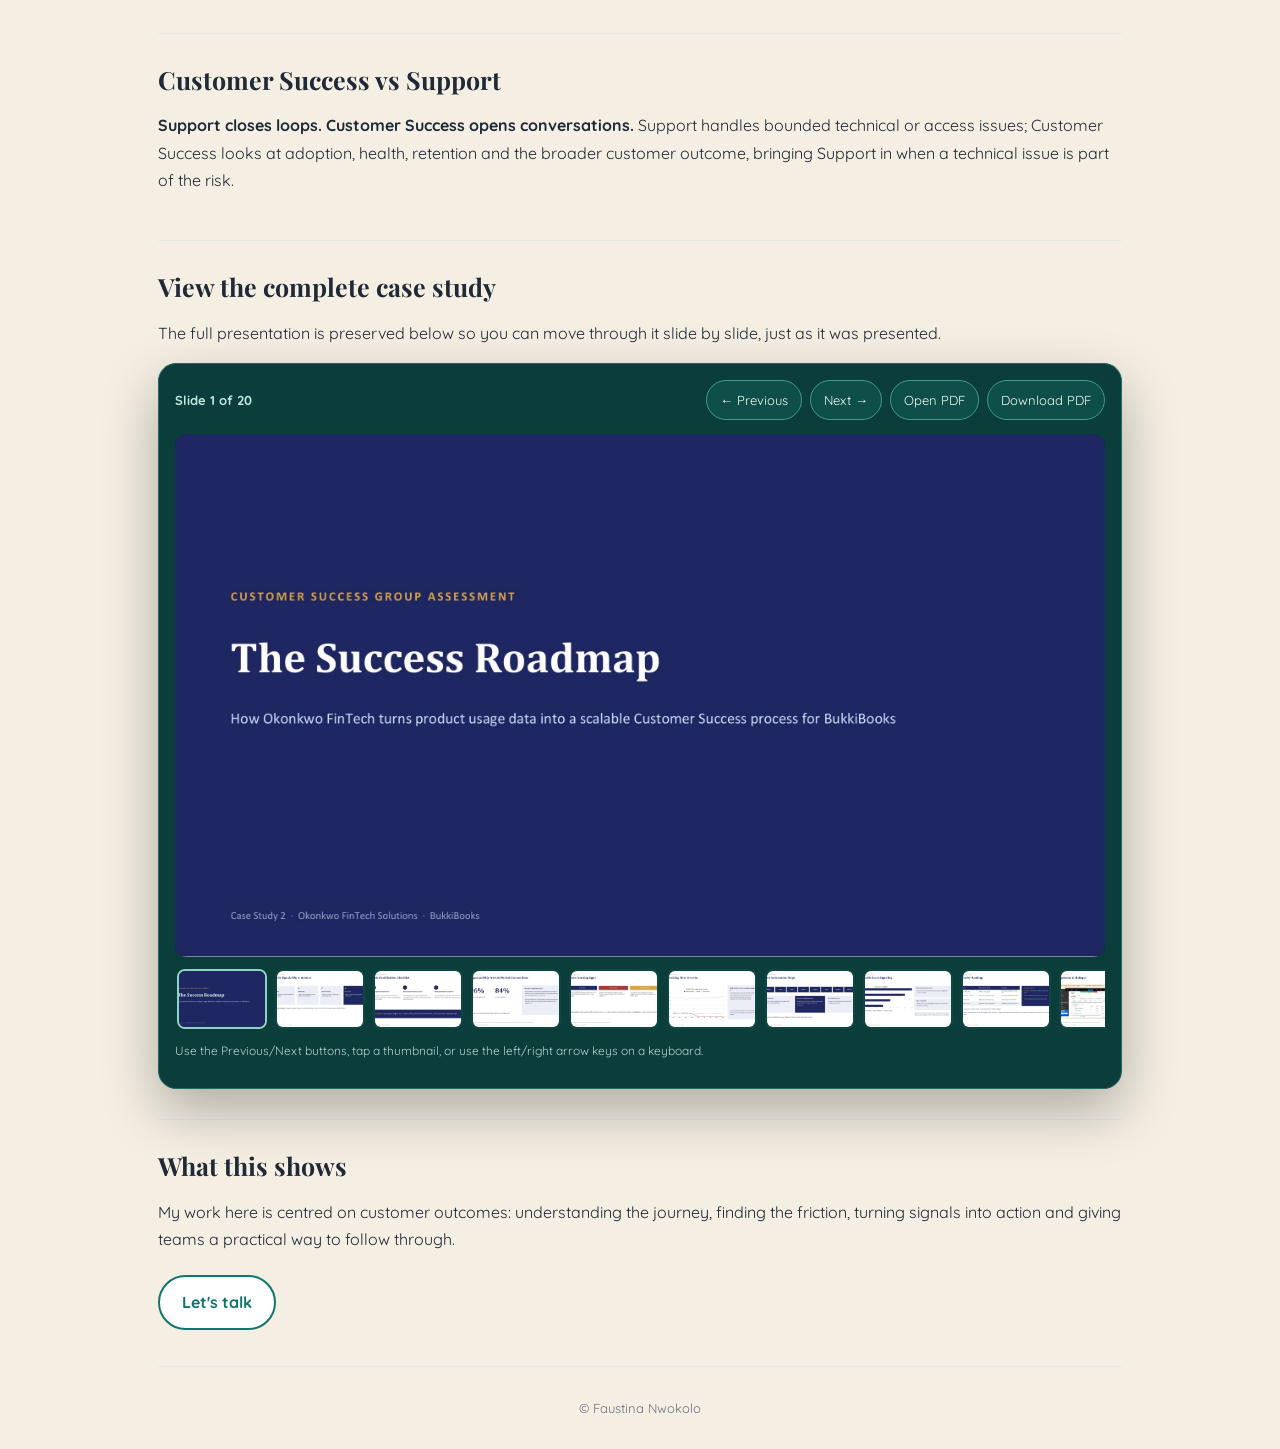
<file: work-samples/okonkwo-fintech.html>
<!DOCTYPE html><html lang="en"><head><meta charset="utf-8"><meta name="viewport" content="width=device-width,initial-scale=1"><meta name="description" content="Okonkwo FinTech — Customer Health & Retention — Faustina Nwokolo"><title>Okonkwo FinTech — Customer Health & Retention | Faustina Nwokolo</title><link href="https://fonts.googleapis.com/css?family=Quicksand:400,500,700" rel="stylesheet"><link href="https://fonts.googleapis.com/css?family=Playfair+Display:400,700" rel="stylesheet"><link rel="stylesheet" href="../css/case.css"><link rel="stylesheet" href="../css/slide-viewer.css"></head><body>
<header class="h"><div class="w"><a href="../index.html#work">&larr; Back to Case Studies</a><br><span class="tag">Case Study · Customer Success Strategy</span><h1>Okonkwo FinTech — Customer Health & Retention</h1><p>A scalable Customer Success process that turns product-usage changes into risk signals, prioritised attention and practical customer action.</p><div class="meta"><div><b>Role</b>Customer Success Strategy & Operations</div><div><b>Focus</b>Health scoring · Risk · Retention</div><div><b>Tools</b>HubSpot · Gmail · Excel · Claude AI · Zendesk</div></div></div></header>
<main class="w">
<section><h2>The challenge</h2><p>The case starts with a customer whose reconciliation usage stopped for five weeks. The important Customer Success question is not simply “what changed?” but “why did it change, what does it mean for the customer, and what should we do next?”</p></section>
<section><h2>The framework</h2><p><strong>Monitor → Detect → Assess → Segment → Prioritise → Route → Intervene → Measure</strong></p><p>Usage data provides an early signal. The CSM then adds customer context, investigates the reason, decides the right intervention and measures the outcome.</p></section><section><h2>Health score model</h2><div class="grid"><div class="card"><h3>Breadth · 35%</h3><p>How widely the product is being used across the account.</p></div><div class="card"><h3>Recency · 30%</h3><p>How recently meaningful product activity occurred.</p></div><div class="card"><h3>Volume · 20%</h3><p>How much product activity is taking place.</p></div><div class="card"><h3>Sentiment · 15%</h3><p>What the customer experience is telling the team.</p></div></div><p>Health bands: <strong>80–100 Healthy · 50–79 Monitor · Below 50 At Risk.</strong></p></section><section><h2>Prioritising attention</h2><p>Healthy accounts can receive automated education. Accounts needing attention receive a nudge and monitoring. At-risk accounts move to CSM outreach and recovery. High-value, at-risk customers receive same-day attention.</p><p>Priority is based on <strong>risk severity × customer value × renewal proximity × number of signals</strong>.</p></section><section><h2>The working automation</h2><p>A live HubSpot workflow was built to move from a health-score threshold to a CSM alert and check-in task. The demonstration uses simulated customer/product data, while the workflow and account/segment mechanics are shown as working artefacts.</p><p>The demo produced an at-risk filter with <strong>353 of 1,000</strong> simulated accounts flagged and re-scored as usage data changes.</p></section><section><h2>Customer Success vs Support</h2><p><strong>Support closes loops. Customer Success opens conversations.</strong> Support handles bounded technical or access issues; Customer Success looks at adoption, health, retention and the broader customer outcome, bringing Support in when a technical issue is part of the risk.</p></section>
<section><h2>View the complete case study</h2><p>The full presentation is preserved below so you can move through it slide by slide, just as it was presented.</p><div class="slide-viewer" data-slide-viewer tabindex="0"><div class="slide-toolbar"><span class="slide-counter" data-slide-counter>Slide 1 of 20</span><div class="slide-actions"><button type="button" data-prev>&larr; Previous</button><button type="button" data-next>Next &rarr;</button><a href="../case-studies/Okonkwo-FinTech-Customer-Success.pdf" target="_blank" rel="noopener">Open PDF</a><a href="../case-studies/Okonkwo-FinTech-Customer-Success.pdf" download>Download PDF</a></div></div><div class="slide-stage" data-slide-stage><img src="../case-slides/okonkwo/slide-01.jpg" alt="Okonkwo FinTech — Customer Health & Retention — slide 1"></div><div class="slide-thumbs"><button type="button" data-slide-thumb aria-label="View slide 1"><img src="../case-slides/okonkwo/slide-01.jpg" alt="Slide 1" loading="lazy"></button><button type="button" data-slide-thumb aria-label="View slide 2"><img src="../case-slides/okonkwo/slide-02.jpg" alt="Slide 2" loading="lazy"></button><button type="button" data-slide-thumb aria-label="View slide 3"><img src="../case-slides/okonkwo/slide-03.jpg" alt="Slide 3" loading="lazy"></button><button type="button" data-slide-thumb aria-label="View slide 4"><img src="../case-slides/okonkwo/slide-04.jpg" alt="Slide 4" loading="lazy"></button><button type="button" data-slide-thumb aria-label="View slide 5"><img src="../case-slides/okonkwo/slide-05.jpg" alt="Slide 5" loading="lazy"></button><button type="button" data-slide-thumb aria-label="View slide 6"><img src="../case-slides/okonkwo/slide-06.jpg" alt="Slide 6" loading="lazy"></button><button type="button" data-slide-thumb aria-label="View slide 7"><img src="../case-slides/okonkwo/slide-07.jpg" alt="Slide 7" loading="lazy"></button><button type="button" data-slide-thumb aria-label="View slide 8"><img src="../case-slides/okonkwo/slide-08.jpg" alt="Slide 8" loading="lazy"></button><button type="button" data-slide-thumb aria-label="View slide 9"><img src="../case-slides/okonkwo/slide-09.jpg" alt="Slide 9" loading="lazy"></button><button type="button" data-slide-thumb aria-label="View slide 10"><img src="../case-slides/okonkwo/slide-10.jpg" alt="Slide 10" loading="lazy"></button><button type="button" data-slide-thumb aria-label="View slide 11"><img src="../case-slides/okonkwo/slide-11.jpg" alt="Slide 11" loading="lazy"></button><button type="button" data-slide-thumb aria-label="View slide 12"><img src="../case-slides/okonkwo/slide-12.jpg" alt="Slide 12" loading="lazy"></button><button type="button" data-slide-thumb aria-label="View slide 13"><img src="../case-slides/okonkwo/slide-13.jpg" alt="Slide 13" loading="lazy"></button><button type="button" data-slide-thumb aria-label="View slide 14"><img src="../case-slides/okonkwo/slide-14.jpg" alt="Slide 14" loading="lazy"></button><button type="button" data-slide-thumb aria-label="View slide 15"><img src="../case-slides/okonkwo/slide-15.jpg" alt="Slide 15" loading="lazy"></button><button type="button" data-slide-thumb aria-label="View slide 16"><img src="../case-slides/okonkwo/slide-16.jpg" alt="Slide 16" loading="lazy"></button><button type="button" data-slide-thumb aria-label="View slide 17"><img src="../case-slides/okonkwo/slide-17.jpg" alt="Slide 17" loading="lazy"></button><button type="button" data-slide-thumb aria-label="View slide 18"><img src="../case-slides/okonkwo/slide-18.jpg" alt="Slide 18" loading="lazy"></button><button type="button" data-slide-thumb aria-label="View slide 19"><img src="../case-slides/okonkwo/slide-19.jpg" alt="Slide 19" loading="lazy"></button><button type="button" data-slide-thumb aria-label="View slide 20"><img src="../case-slides/okonkwo/slide-20.jpg" alt="Slide 20" loading="lazy"></button></div><p class="slide-note">Use the Previous/Next buttons, tap a thumbnail, or use the left/right arrow keys on a keyboard.</p><div style="display:none"><img data-slide src="../case-slides/okonkwo/slide-01.jpg" alt="Okonkwo FinTech — Customer Health & Retention — slide 1" loading="lazy"><img data-slide src="../case-slides/okonkwo/slide-02.jpg" alt="Okonkwo FinTech — Customer Health & Retention — slide 2" loading="lazy"><img data-slide src="../case-slides/okonkwo/slide-03.jpg" alt="Okonkwo FinTech — Customer Health & Retention — slide 3" loading="lazy"><img data-slide src="../case-slides/okonkwo/slide-04.jpg" alt="Okonkwo FinTech — Customer Health & Retention — slide 4" loading="lazy"><img data-slide src="../case-slides/okonkwo/slide-05.jpg" alt="Okonkwo FinTech — Customer Health & Retention — slide 5" loading="lazy"><img data-slide src="../case-slides/okonkwo/slide-06.jpg" alt="Okonkwo FinTech — Customer Health & Retention — slide 6" loading="lazy"><img data-slide src="../case-slides/okonkwo/slide-07.jpg" alt="Okonkwo FinTech — Customer Health & Retention — slide 7" loading="lazy"><img data-slide src="../case-slides/okonkwo/slide-08.jpg" alt="Okonkwo FinTech — Customer Health & Retention — slide 8" loading="lazy"><img data-slide src="../case-slides/okonkwo/slide-09.jpg" alt="Okonkwo FinTech — Customer Health & Retention — slide 9" loading="lazy"><img data-slide src="../case-slides/okonkwo/slide-10.jpg" alt="Okonkwo FinTech — Customer Health & Retention — slide 10" loading="lazy"><img data-slide src="../case-slides/okonkwo/slide-11.jpg" alt="Okonkwo FinTech — Customer Health & Retention — slide 11" loading="lazy"><img data-slide src="../case-slides/okonkwo/slide-12.jpg" alt="Okonkwo FinTech — Customer Health & Retention — slide 12" loading="lazy"><img data-slide src="../case-slides/okonkwo/slide-13.jpg" alt="Okonkwo FinTech — Customer Health & Retention — slide 13" loading="lazy"><img data-slide src="../case-slides/okonkwo/slide-14.jpg" alt="Okonkwo FinTech — Customer Health & Retention — slide 14" loading="lazy"><img data-slide src="../case-slides/okonkwo/slide-15.jpg" alt="Okonkwo FinTech — Customer Health & Retention — slide 15" loading="lazy"><img data-slide src="../case-slides/okonkwo/slide-16.jpg" alt="Okonkwo FinTech — Customer Health & Retention — slide 16" loading="lazy"><img data-slide src="../case-slides/okonkwo/slide-17.jpg" alt="Okonkwo FinTech — Customer Health & Retention — slide 17" loading="lazy"><img data-slide src="../case-slides/okonkwo/slide-18.jpg" alt="Okonkwo FinTech — Customer Health & Retention — slide 18" loading="lazy"><img data-slide src="../case-slides/okonkwo/slide-19.jpg" alt="Okonkwo FinTech — Customer Health & Retention — slide 19" loading="lazy"><img data-slide src="../case-slides/okonkwo/slide-20.jpg" alt="Okonkwo FinTech — Customer Health & Retention — slide 20" loading="lazy"></div></div></section>
<section><h2>What this shows</h2><p>My work here is centred on customer outcomes: understanding the journey, finding the friction, turning signals into action and giving teams a practical way to follow through.</p><a class="btn o" href="../index.html#contact">Let's talk</a></section>
</main><footer>&copy; Faustina Nwokolo</footer><script src="slide-viewer.js"></script></body></html>
</file>
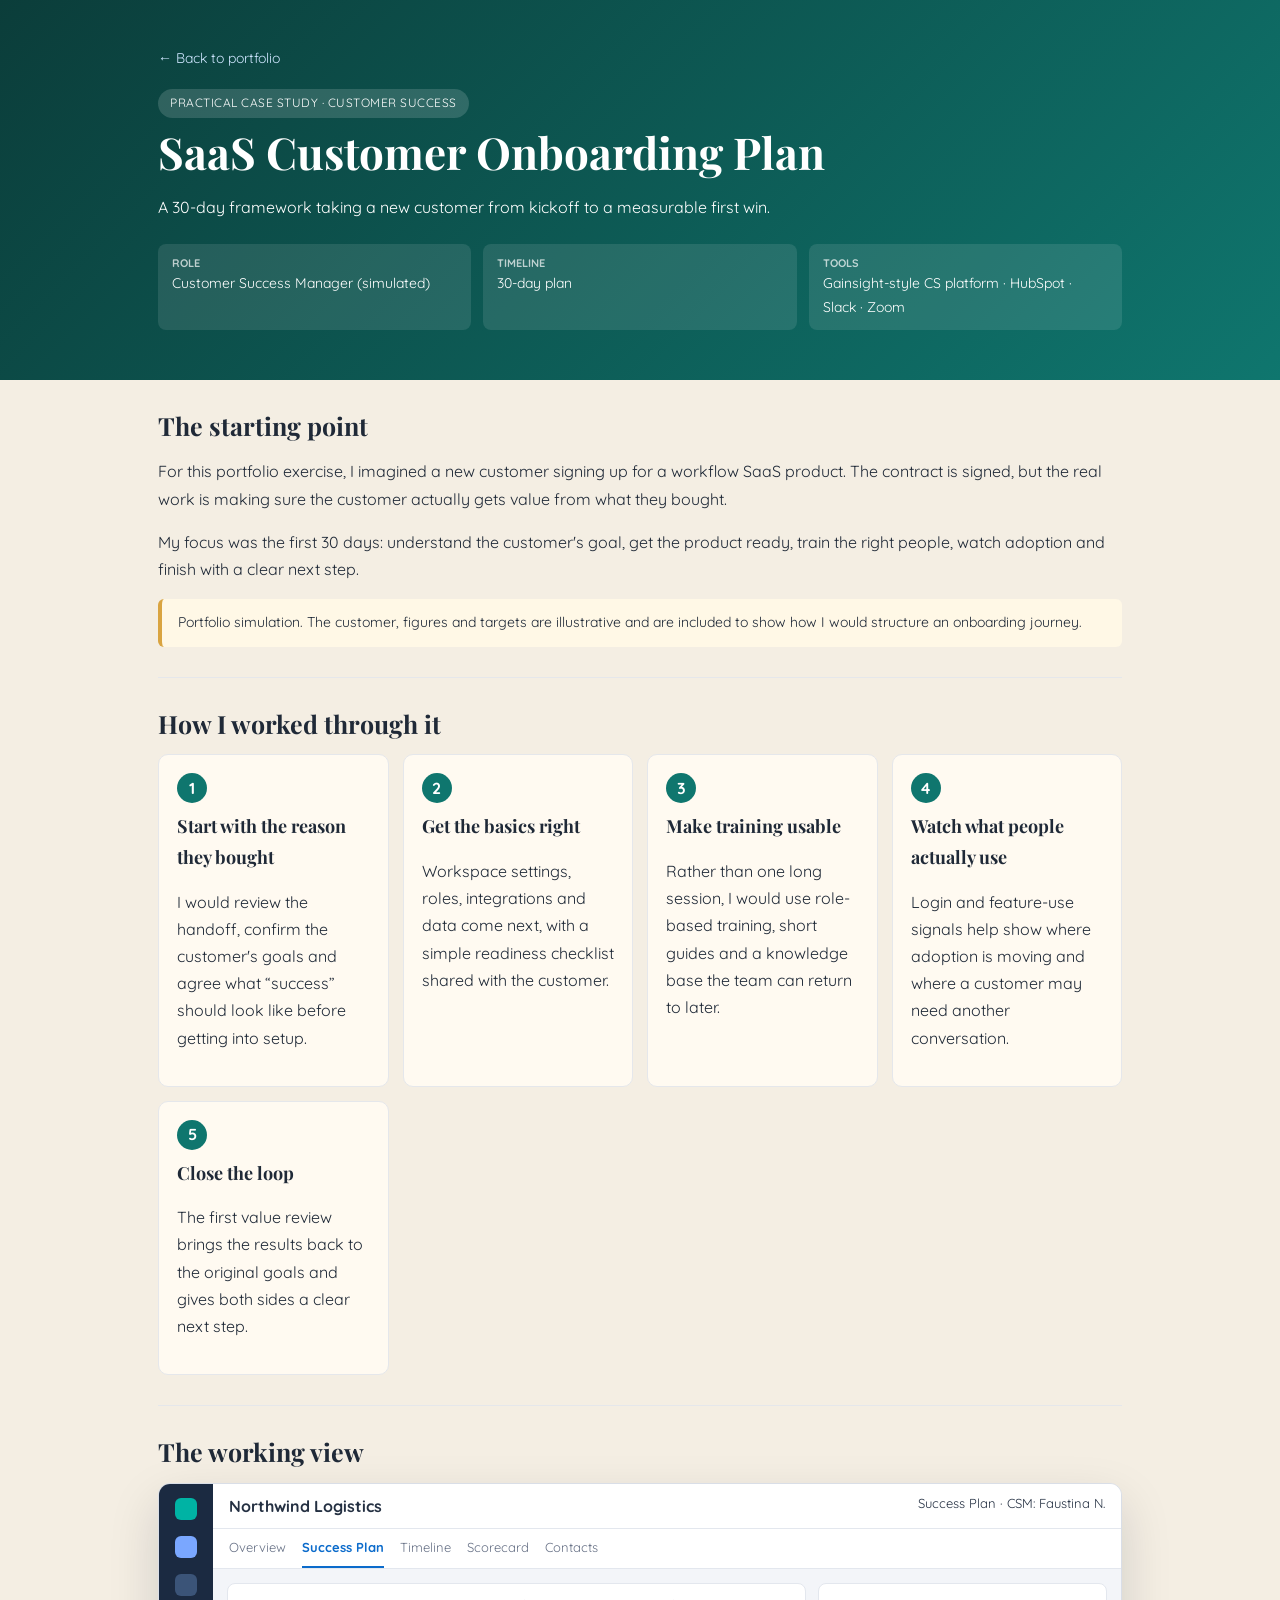
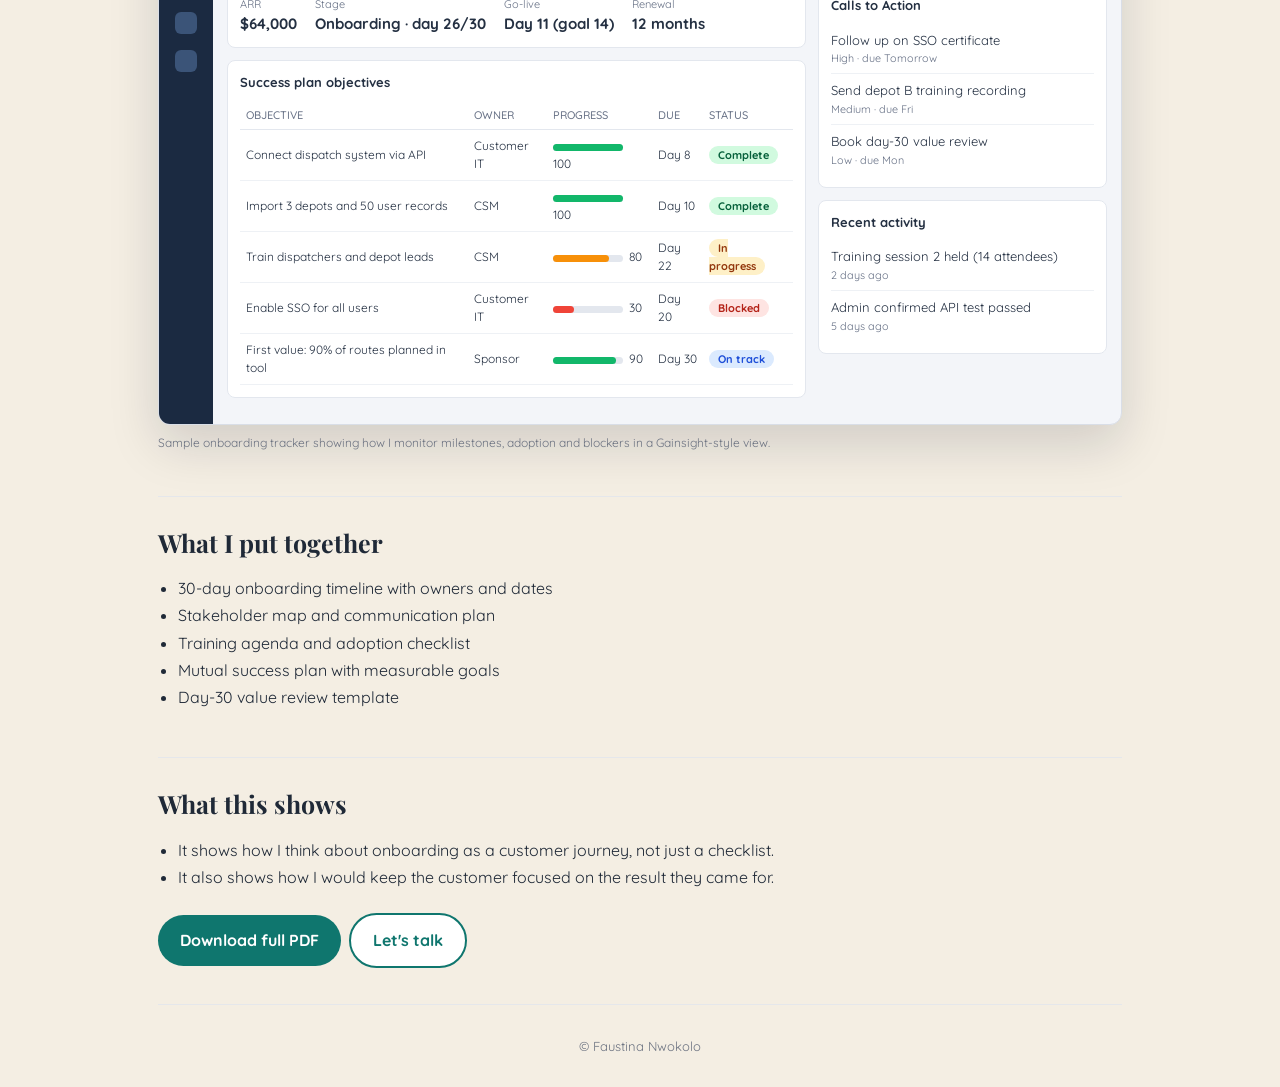
<file: work-samples/saas-customer-onboarding.html>
<!DOCTYPE html><html lang="en"><head><meta charset="utf-8"><meta name="viewport" content="width=device-width,initial-scale=1"><title>SaaS Customer Onboarding Plan | Faustina Nwokolo</title><link href="https://fonts.googleapis.com/css?family=Quicksand:400,500,700" rel="stylesheet"><link rel="stylesheet" href="../css/case.css"><link href="https://fonts.googleapis.com/css?family=Playfair+Display:400,700" rel="stylesheet"></head><body>
<header class="h"><div class="w"><a href="../index.html#work">&larr; Back to portfolio</a><br><span class="tag">Practical case study · Customer Success</span><h1>SaaS Customer Onboarding Plan</h1><p>A 30-day framework taking a new customer from kickoff to a measurable first win.</p>
<div class="meta"><div><b>Role</b>Customer Success Manager (simulated)</div><div><b>Timeline</b>30-day plan</div><div><b>Tools</b>Gainsight-style CS platform · HubSpot · Slack · Zoom</div></div></div></header>
<main class="w">
<section><h2>The starting point</h2><p>For this portfolio exercise, I imagined a new customer signing up for a workflow SaaS product. The contract is signed, but the real work is making sure the customer actually gets value from what they bought.</p><p>My focus was the first 30 days: understand the customer's goal, get the product ready, train the right people, watch adoption and finish with a clear next step.</p><div class="note">Portfolio simulation. The customer, figures and targets are illustrative and are included to show how I would structure an onboarding journey.</div></section>
<section><h2>How I worked through it</h2><div class="grid"><div class="card"><div class="n">1</div><h3>Start with the reason they bought</h3><p>I would review the handoff, confirm the customer's goals and agree what “success” should look like before getting into setup.</p></div><div class="card"><div class="n">2</div><h3>Get the basics right</h3><p>Workspace settings, roles, integrations and data come next, with a simple readiness checklist shared with the customer.</p></div><div class="card"><div class="n">3</div><h3>Make training usable</h3><p>Rather than one long session, I would use role-based training, short guides and a knowledge base the team can return to later.</p></div><div class="card"><div class="n">4</div><h3>Watch what people actually use</h3><p>Login and feature-use signals help show where adoption is moving and where a customer may need another conversation.</p></div><div class="card"><div class="n">5</div><h3>Close the loop</h3><p>The first value review brings the results back to the original goals and gives both sides a clear next step.</p></div></div></section>
<section><h2>The working view</h2><div class="app"><div class="sb"><i></i><i class="on"></i><i></i><i></i><i></i></div><div class="mn"><div class="tp"><b>Northwind Logistics</b><span>Success Plan · CSM: Faustina N.</span></div><div class="tabs"><span class="">Overview</span><span class="a">Success Plan</span><span class="">Timeline</span><span class="">Scorecard</span><span class="">Contacts</span></div><div class="bd"><div><div class="bx"><div class="st"><div><small>ARR</small><b>$64,000</b></div><div><small>Stage</small><b>Onboarding · day 26/30</b></div><div><small>Go-live</small><b>Day 11 (goal 14)</b></div><div><small>Renewal</small><b>12 months</b></div></div></div><div class="bx"><h4>Success plan objectives</h4><table><tr><th>Objective</th><th>Owner</th><th>Progress</th><th>Due</th><th>Status</th></tr><tr><td>Connect dispatch system via API</td><td>Customer IT</td><td><span class="pb"><u style="width:100%;background:#12b76a"></u></span>100</td><td>Day 8</td><td><span class="pill G">Complete</span></td></tr><tr><td>Import 3 depots and 50 user records</td><td>CSM</td><td><span class="pb"><u style="width:100%;background:#12b76a"></u></span>100</td><td>Day 10</td><td><span class="pill G">Complete</span></td></tr><tr><td>Train dispatchers and depot leads</td><td>CSM</td><td><span class="pb"><u style="width:80%;background:#f79009"></u></span>80</td><td>Day 22</td><td><span class="pill Y">In progress</span></td></tr><tr><td>Enable SSO for all users</td><td>Customer IT</td><td><span class="pb"><u style="width:30%;background:#f04438"></u></span>30</td><td>Day 20</td><td><span class="pill R">Blocked</span></td></tr><tr><td>First value: 90% of routes planned in tool</td><td>Sponsor</td><td><span class="pb"><u style="width:90%;background:#12b76a"></u></span>90</td><td>Day 30</td><td><span class="pill B">On track</span></td></tr></table></div></div><div><div class="bx"><h4>Calls to Action</h4><div class="li">Follow up on SSO certificate<small>High · due Tomorrow</small></div><div class="li">Send depot B training recording<small>Medium · due Fri</small></div><div class="li">Book day-30 value review<small>Low · due Mon</small></div></div><div class="bx"><h4>Recent activity</h4><div class="li">Training session 2 held (14 attendees)<small>2 days ago</small></div><div class="li">Admin confirmed API test passed<small>5 days ago</small></div></div></div></div></div></div><p class="cap">Sample onboarding tracker showing how I monitor milestones, adoption and blockers in a Gainsight-style view.</p></section>
<section><h2>What I put together</h2><ul class="c"><li>30-day onboarding timeline with owners and dates</li><li>Stakeholder map and communication plan</li><li>Training agenda and adoption checklist</li><li>Mutual success plan with measurable goals</li><li>Day-30 value review template</li></ul></section>
<section><h2>What this shows</h2><ul class="c"><li>It shows how I think about onboarding as a customer journey, not just a checklist.</li><li>It also shows how I would keep the customer focused on the result they came for.</li></ul>
<a class="btn" href="saas-customer-onboarding.pdf" download>Download full PDF</a><a class="btn o" href="../index.html#contact">Let's talk</a></section>
</main><footer>&copy; Faustina Nwokolo</footer></body></html>
</file>
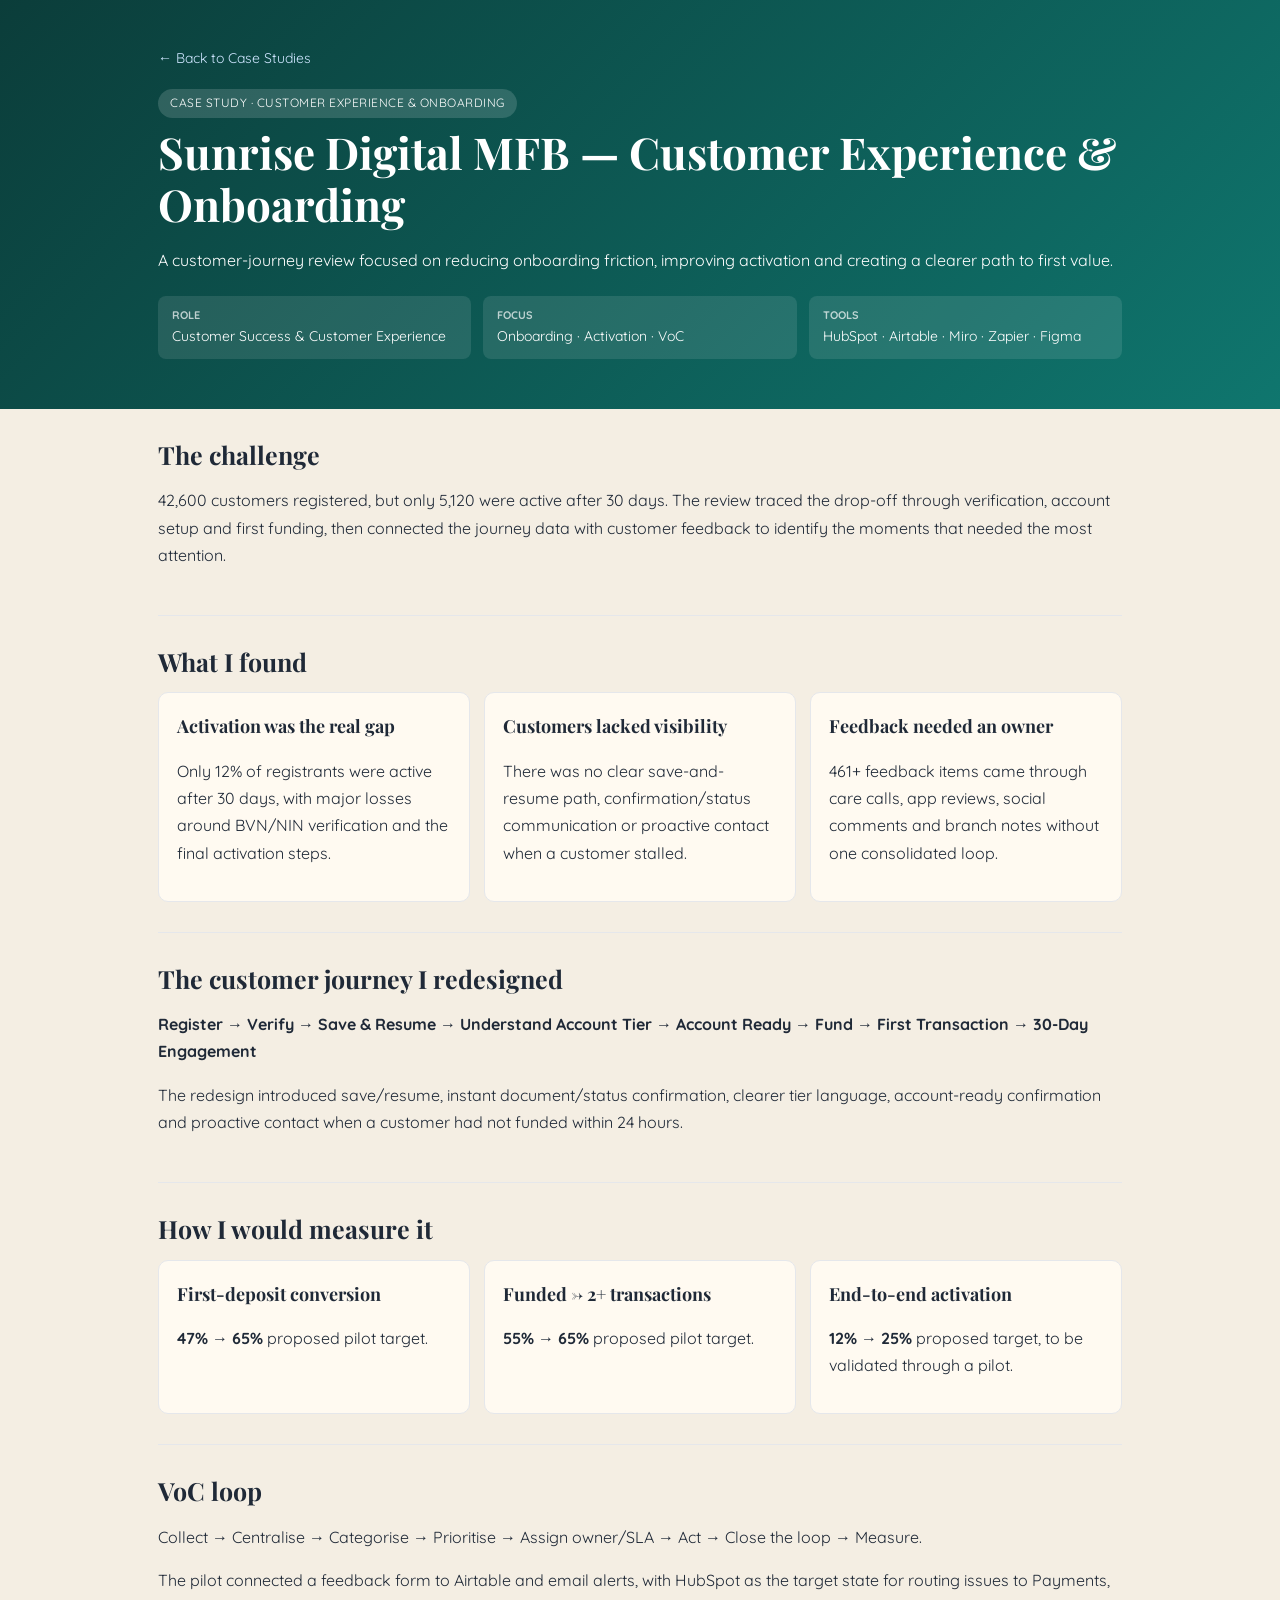
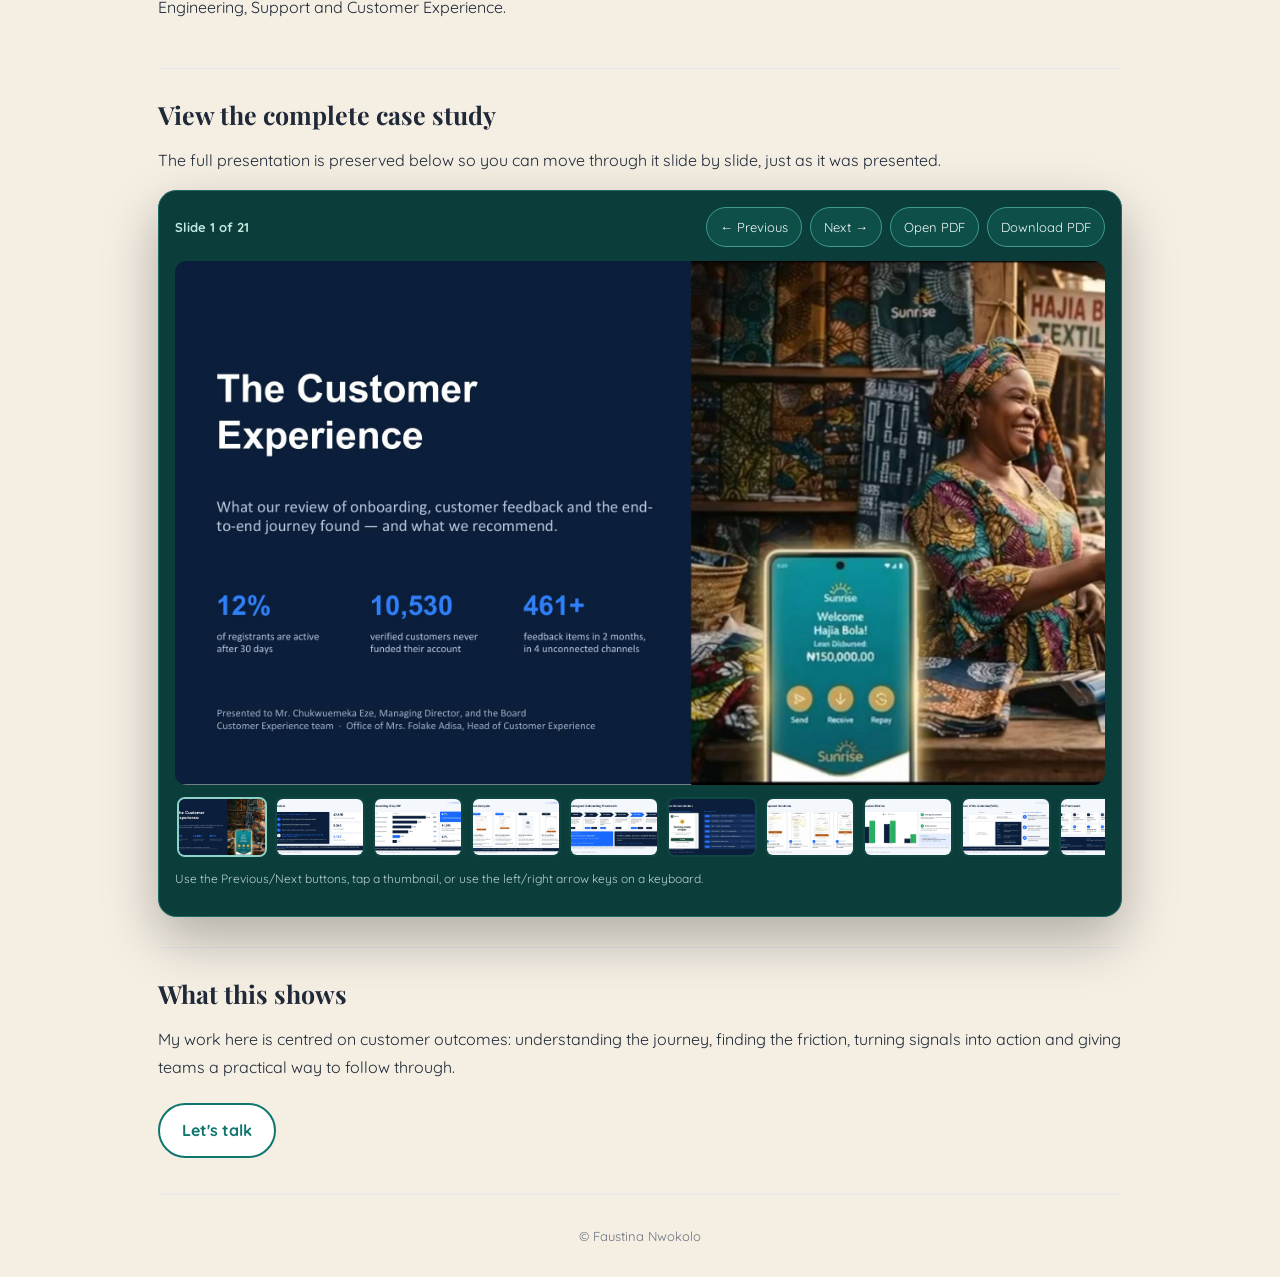
<file: work-samples/sunrise-digital-mfb.html>
<!DOCTYPE html><html lang="en"><head><meta charset="utf-8"><meta name="viewport" content="width=device-width,initial-scale=1"><meta name="description" content="Sunrise Digital MFB — Customer Experience & Onboarding — Faustina Nwokolo"><title>Sunrise Digital MFB — Customer Experience & Onboarding | Faustina Nwokolo</title><link href="https://fonts.googleapis.com/css?family=Quicksand:400,500,700" rel="stylesheet"><link href="https://fonts.googleapis.com/css?family=Playfair+Display:400,700" rel="stylesheet"><link rel="stylesheet" href="../css/case.css"><link rel="stylesheet" href="../css/slide-viewer.css"></head><body>
<header class="h"><div class="w"><a href="../index.html#work">&larr; Back to Case Studies</a><br><span class="tag">Case Study · Customer Experience & Onboarding</span><h1>Sunrise Digital MFB — Customer Experience & Onboarding</h1><p>A customer-journey review focused on reducing onboarding friction, improving activation and creating a clearer path to first value.</p><div class="meta"><div><b>Role</b>Customer Success & Customer Experience</div><div><b>Focus</b>Onboarding · Activation · VoC</div><div><b>Tools</b>HubSpot · Airtable · Miro · Zapier · Figma</div></div></div></header>
<main class="w">
<section><h2>The challenge</h2><p>42,600 customers registered, but only 5,120 were active after 30 days. The review traced the drop-off through verification, account setup and first funding, then connected the journey data with customer feedback to identify the moments that needed the most attention.</p></section>
<section><h2>What I found</h2><div class="grid"><div class="card"><h3>Activation was the real gap</h3><p>Only 12% of registrants were active after 30 days, with major losses around BVN/NIN verification and the final activation steps.</p></div><div class="card"><h3>Customers lacked visibility</h3><p>There was no clear save-and-resume path, confirmation/status communication or proactive contact when a customer stalled.</p></div><div class="card"><h3>Feedback needed an owner</h3><p>461+ feedback items came through care calls, app reviews, social comments and branch notes without one consolidated loop.</p></div></div></section><section><h2>The customer journey I redesigned</h2><p><strong>Register → Verify → Save &amp; Resume → Understand Account Tier → Account Ready → Fund → First Transaction → 30-Day Engagement</strong></p><p>The redesign introduced save/resume, instant document/status confirmation, clearer tier language, account-ready confirmation and proactive contact when a customer had not funded within 24 hours.</p></section><section><h2>How I would measure it</h2><div class="grid"><div class="card"><h3>First-deposit conversion</h3><p><strong>47% → 65%</strong> proposed pilot target.</p></div><div class="card"><h3>Funded → 2+ transactions</h3><p><strong>55% → 65%</strong> proposed pilot target.</p></div><div class="card"><h3>End-to-end activation</h3><p><strong>12% → 25%</strong> proposed target, to be validated through a pilot.</p></div></div></section><section><h2>VoC loop</h2><p>Collect → Centralise → Categorise → Prioritise → Assign owner/SLA → Act → Close the loop → Measure.</p><p>The pilot connected a feedback form to Airtable and email alerts, with HubSpot as the target state for routing issues to Payments, Engineering, Support and Customer Experience.</p></section>
<section><h2>View the complete case study</h2><p>The full presentation is preserved below so you can move through it slide by slide, just as it was presented.</p><div class="slide-viewer" data-slide-viewer tabindex="0"><div class="slide-toolbar"><span class="slide-counter" data-slide-counter>Slide 1 of 21</span><div class="slide-actions"><button type="button" data-prev>&larr; Previous</button><button type="button" data-next>Next &rarr;</button><a href="../case-studies/Sunrise-Digital-MFB-Customer-Experience.pdf" target="_blank" rel="noopener">Open PDF</a><a href="../case-studies/Sunrise-Digital-MFB-Customer-Experience.pdf" download>Download PDF</a></div></div><div class="slide-stage" data-slide-stage><img src="../case-slides/sunrise/slide-01.jpg" alt="Sunrise Digital MFB — Customer Experience & Onboarding — slide 1"></div><div class="slide-thumbs"><button type="button" data-slide-thumb aria-label="View slide 1"><img src="../case-slides/sunrise/slide-01.jpg" alt="Slide 1" loading="lazy"></button><button type="button" data-slide-thumb aria-label="View slide 2"><img src="../case-slides/sunrise/slide-02.jpg" alt="Slide 2" loading="lazy"></button><button type="button" data-slide-thumb aria-label="View slide 3"><img src="../case-slides/sunrise/slide-03.jpg" alt="Slide 3" loading="lazy"></button><button type="button" data-slide-thumb aria-label="View slide 4"><img src="../case-slides/sunrise/slide-04.jpg" alt="Slide 4" loading="lazy"></button><button type="button" data-slide-thumb aria-label="View slide 5"><img src="../case-slides/sunrise/slide-05.jpg" alt="Slide 5" loading="lazy"></button><button type="button" data-slide-thumb aria-label="View slide 6"><img src="../case-slides/sunrise/slide-06.jpg" alt="Slide 6" loading="lazy"></button><button type="button" data-slide-thumb aria-label="View slide 7"><img src="../case-slides/sunrise/slide-07.jpg" alt="Slide 7" loading="lazy"></button><button type="button" data-slide-thumb aria-label="View slide 8"><img src="../case-slides/sunrise/slide-08.jpg" alt="Slide 8" loading="lazy"></button><button type="button" data-slide-thumb aria-label="View slide 9"><img src="../case-slides/sunrise/slide-09.jpg" alt="Slide 9" loading="lazy"></button><button type="button" data-slide-thumb aria-label="View slide 10"><img src="../case-slides/sunrise/slide-10.jpg" alt="Slide 10" loading="lazy"></button><button type="button" data-slide-thumb aria-label="View slide 11"><img src="../case-slides/sunrise/slide-11.jpg" alt="Slide 11" loading="lazy"></button><button type="button" data-slide-thumb aria-label="View slide 12"><img src="../case-slides/sunrise/slide-12.jpg" alt="Slide 12" loading="lazy"></button><button type="button" data-slide-thumb aria-label="View slide 13"><img src="../case-slides/sunrise/slide-13.jpg" alt="Slide 13" loading="lazy"></button><button type="button" data-slide-thumb aria-label="View slide 14"><img src="../case-slides/sunrise/slide-14.jpg" alt="Slide 14" loading="lazy"></button><button type="button" data-slide-thumb aria-label="View slide 15"><img src="../case-slides/sunrise/slide-15.jpg" alt="Slide 15" loading="lazy"></button><button type="button" data-slide-thumb aria-label="View slide 16"><img src="../case-slides/sunrise/slide-16.jpg" alt="Slide 16" loading="lazy"></button><button type="button" data-slide-thumb aria-label="View slide 17"><img src="../case-slides/sunrise/slide-17.jpg" alt="Slide 17" loading="lazy"></button><button type="button" data-slide-thumb aria-label="View slide 18"><img src="../case-slides/sunrise/slide-18.jpg" alt="Slide 18" loading="lazy"></button><button type="button" data-slide-thumb aria-label="View slide 19"><img src="../case-slides/sunrise/slide-19.jpg" alt="Slide 19" loading="lazy"></button><button type="button" data-slide-thumb aria-label="View slide 20"><img src="../case-slides/sunrise/slide-20.jpg" alt="Slide 20" loading="lazy"></button><button type="button" data-slide-thumb aria-label="View slide 21"><img src="../case-slides/sunrise/slide-21.jpg" alt="Slide 21" loading="lazy"></button></div><p class="slide-note">Use the Previous/Next buttons, tap a thumbnail, or use the left/right arrow keys on a keyboard.</p><div style="display:none"><img data-slide src="../case-slides/sunrise/slide-01.jpg" alt="Sunrise Digital MFB — Customer Experience & Onboarding — slide 1" loading="lazy"><img data-slide src="../case-slides/sunrise/slide-02.jpg" alt="Sunrise Digital MFB — Customer Experience & Onboarding — slide 2" loading="lazy"><img data-slide src="../case-slides/sunrise/slide-03.jpg" alt="Sunrise Digital MFB — Customer Experience & Onboarding — slide 3" loading="lazy"><img data-slide src="../case-slides/sunrise/slide-04.jpg" alt="Sunrise Digital MFB — Customer Experience & Onboarding — slide 4" loading="lazy"><img data-slide src="../case-slides/sunrise/slide-05.jpg" alt="Sunrise Digital MFB — Customer Experience & Onboarding — slide 5" loading="lazy"><img data-slide src="../case-slides/sunrise/slide-06.jpg" alt="Sunrise Digital MFB — Customer Experience & Onboarding — slide 6" loading="lazy"><img data-slide src="../case-slides/sunrise/slide-07.jpg" alt="Sunrise Digital MFB — Customer Experience & Onboarding — slide 7" loading="lazy"><img data-slide src="../case-slides/sunrise/slide-08.jpg" alt="Sunrise Digital MFB — Customer Experience & Onboarding — slide 8" loading="lazy"><img data-slide src="../case-slides/sunrise/slide-09.jpg" alt="Sunrise Digital MFB — Customer Experience & Onboarding — slide 9" loading="lazy"><img data-slide src="../case-slides/sunrise/slide-10.jpg" alt="Sunrise Digital MFB — Customer Experience & Onboarding — slide 10" loading="lazy"><img data-slide src="../case-slides/sunrise/slide-11.jpg" alt="Sunrise Digital MFB — Customer Experience & Onboarding — slide 11" loading="lazy"><img data-slide src="../case-slides/sunrise/slide-12.jpg" alt="Sunrise Digital MFB — Customer Experience & Onboarding — slide 12" loading="lazy"><img data-slide src="../case-slides/sunrise/slide-13.jpg" alt="Sunrise Digital MFB — Customer Experience & Onboarding — slide 13" loading="lazy"><img data-slide src="../case-slides/sunrise/slide-14.jpg" alt="Sunrise Digital MFB — Customer Experience & Onboarding — slide 14" loading="lazy"><img data-slide src="../case-slides/sunrise/slide-15.jpg" alt="Sunrise Digital MFB — Customer Experience & Onboarding — slide 15" loading="lazy"><img data-slide src="../case-slides/sunrise/slide-16.jpg" alt="Sunrise Digital MFB — Customer Experience & Onboarding — slide 16" loading="lazy"><img data-slide src="../case-slides/sunrise/slide-17.jpg" alt="Sunrise Digital MFB — Customer Experience & Onboarding — slide 17" loading="lazy"><img data-slide src="../case-slides/sunrise/slide-18.jpg" alt="Sunrise Digital MFB — Customer Experience & Onboarding — slide 18" loading="lazy"><img data-slide src="../case-slides/sunrise/slide-19.jpg" alt="Sunrise Digital MFB — Customer Experience & Onboarding — slide 19" loading="lazy"><img data-slide src="../case-slides/sunrise/slide-20.jpg" alt="Sunrise Digital MFB — Customer Experience & Onboarding — slide 20" loading="lazy"><img data-slide src="../case-slides/sunrise/slide-21.jpg" alt="Sunrise Digital MFB — Customer Experience & Onboarding — slide 21" loading="lazy"></div></div></section>
<section><h2>What this shows</h2><p>My work here is centred on customer outcomes: understanding the journey, finding the friction, turning signals into action and giving teams a practical way to follow through.</p><a class="btn o" href="../index.html#contact">Let's talk</a></section>
</main><footer>&copy; Faustina Nwokolo</footer><script src="slide-viewer.js"></script></body></html>
</file>
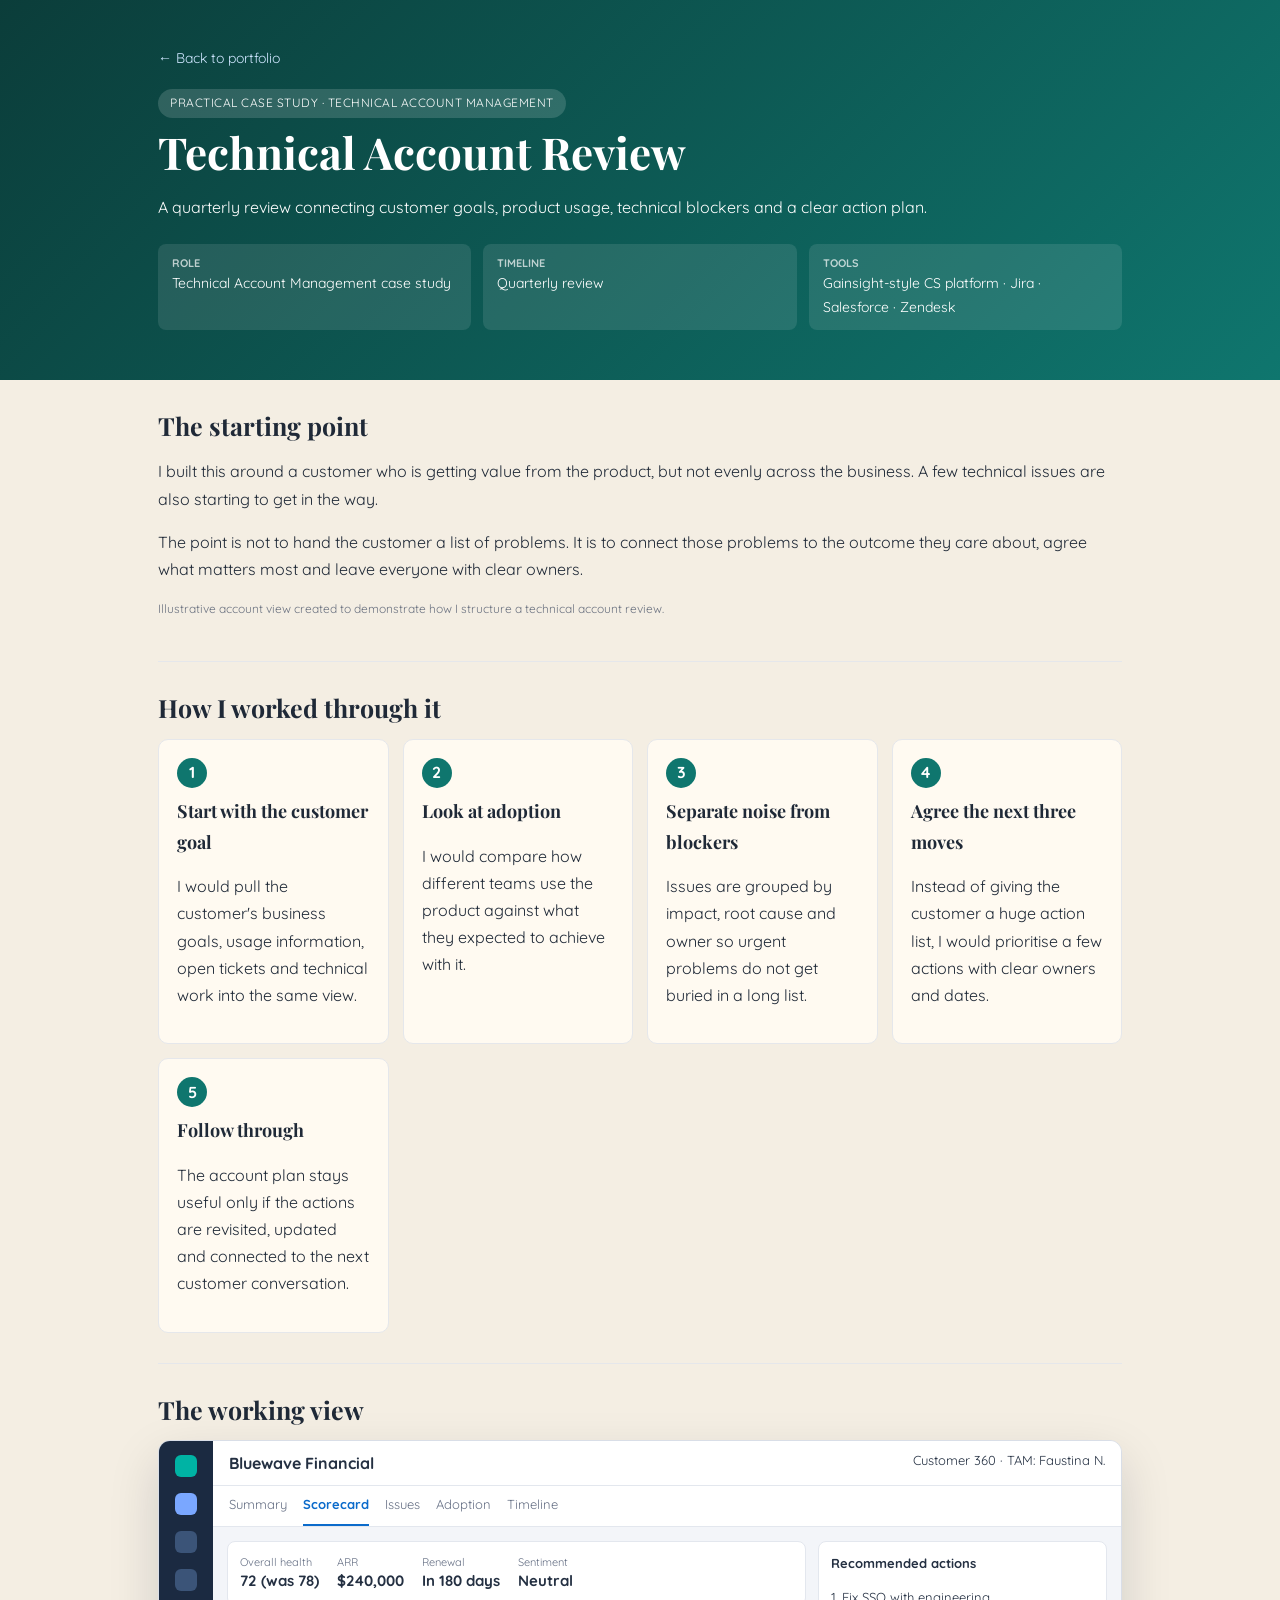
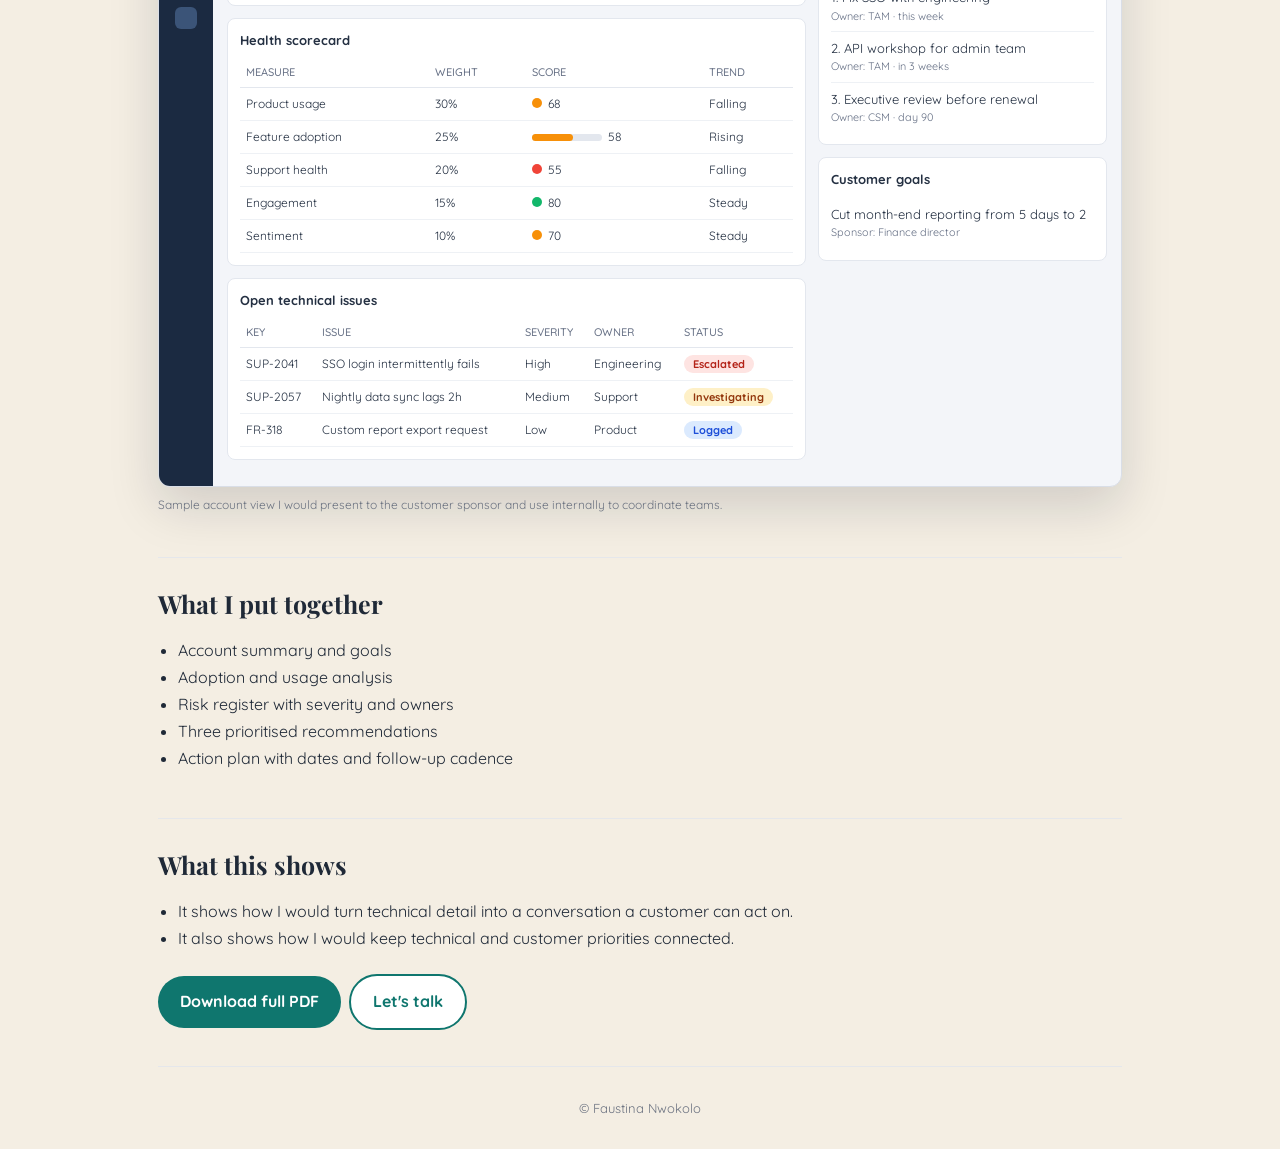
<file: work-samples/technical-account-review.html>
<!DOCTYPE html><html lang="en"><head><meta charset="utf-8"><meta name="viewport" content="width=device-width,initial-scale=1"><title>Technical Account Review | Faustina Nwokolo</title><link href="https://fonts.googleapis.com/css?family=Quicksand:400,500,700" rel="stylesheet"><link rel="stylesheet" href="../css/case.css"><link href="https://fonts.googleapis.com/css?family=Playfair+Display:400,700" rel="stylesheet"></head><body>
<header class="h"><div class="w"><a href="../index.html#work">&larr; Back to portfolio</a><br><span class="tag">Practical case study · Technical Account Management</span><h1>Technical Account Review</h1><p>A quarterly review connecting customer goals, product usage, technical blockers and a clear action plan.</p>
<div class="meta"><div><b>Role</b>Technical Account Management case study</div><div><b>Timeline</b>Quarterly review</div><div><b>Tools</b>Gainsight-style CS platform · Jira · Salesforce · Zendesk</div></div></div></header>
<main class="w">
<section><h2>The starting point</h2><p>I built this around a customer who is getting value from the product, but not evenly across the business. A few technical issues are also starting to get in the way.</p><p>The point is not to hand the customer a list of problems. It is to connect those problems to the outcome they care about, agree what matters most and leave everyone with clear owners.</p><p class="cap">Illustrative account view created to demonstrate how I structure a technical account review.</p></section>
<section><h2>How I worked through it</h2><div class="grid"><div class="card"><div class="n">1</div><h3>Start with the customer goal</h3><p>I would pull the customer's business goals, usage information, open tickets and technical work into the same view.</p></div><div class="card"><div class="n">2</div><h3>Look at adoption</h3><p>I would compare how different teams use the product against what they expected to achieve with it.</p></div><div class="card"><div class="n">3</div><h3>Separate noise from blockers</h3><p>Issues are grouped by impact, root cause and owner so urgent problems do not get buried in a long list.</p></div><div class="card"><div class="n">4</div><h3>Agree the next three moves</h3><p>Instead of giving the customer a huge action list, I would prioritise a few actions with clear owners and dates.</p></div><div class="card"><div class="n">5</div><h3>Follow through</h3><p>The account plan stays useful only if the actions are revisited, updated and connected to the next customer conversation.</p></div></div></section>
<section><h2>The working view</h2><div class="app"><div class="sb"><i></i><i class="on"></i><i></i><i></i><i></i></div><div class="mn"><div class="tp"><b>Bluewave Financial</b><span>Customer 360 · TAM: Faustina N.</span></div><div class="tabs"><span class="">Summary</span><span class="a">Scorecard</span><span class="">Issues</span><span class="">Adoption</span><span class="">Timeline</span></div><div class="bd"><div><div class="bx"><div class="st"><div><small>Overall health</small><b>72 (was 78)</b></div><div><small>ARR</small><b>$240,000</b></div><div><small>Renewal</small><b>In 180 days</b></div><div><small>Sentiment</small><b>Neutral</b></div></div></div><div class="bx"><h4>Health scorecard</h4><table><tr><th>Measure</th><th>Weight</th><th>Score</th><th>Trend</th></tr><tr><td>Product usage</td><td>30%</td><td><span class="dot" style="background:#f79009"></span>68</td><td>Falling</td></tr><tr><td>Feature adoption</td><td>25%</td><td><span class="pb"><u style="width:58%;background:#f79009"></u></span>58</td><td>Rising</td></tr><tr><td>Support health</td><td>20%</td><td><span class="dot" style="background:#f04438"></span>55</td><td>Falling</td></tr><tr><td>Engagement</td><td>15%</td><td><span class="dot" style="background:#12b76a"></span>80</td><td>Steady</td></tr><tr><td>Sentiment</td><td>10%</td><td><span class="dot" style="background:#f79009"></span>70</td><td>Steady</td></tr></table></div><div class="bx"><h4>Open technical issues</h4><table><tr><th>Key</th><th>Issue</th><th>Severity</th><th>Owner</th><th>Status</th></tr><tr><td>SUP-2041</td><td>SSO login intermittently fails</td><td>High</td><td>Engineering</td><td><span class="pill R">Escalated</span></td></tr><tr><td>SUP-2057</td><td>Nightly data sync lags 2h</td><td>Medium</td><td>Support</td><td><span class="pill Y">Investigating</span></td></tr><tr><td>FR-318</td><td>Custom report export request</td><td>Low</td><td>Product</td><td><span class="pill B">Logged</span></td></tr></table></div></div><div><div class="bx"><h4>Recommended actions</h4><div class="li">1. Fix SSO with engineering<small>Owner: TAM · this week</small></div><div class="li">2. API workshop for admin team<small>Owner: TAM · in 3 weeks</small></div><div class="li">3. Executive review before renewal<small>Owner: CSM · day 90</small></div></div><div class="bx"><h4>Customer goals</h4><div class="li">Cut month-end reporting from 5 days to 2<small>Sponsor: Finance director</small></div></div></div></div></div></div><p class="cap">Sample account view I would present to the customer sponsor and use internally to coordinate teams.</p></section>
<section><h2>What I put together</h2><ul class="c"><li>Account summary and goals</li><li>Adoption and usage analysis</li><li>Risk register with severity and owners</li><li>Three prioritised recommendations</li><li>Action plan with dates and follow-up cadence</li></ul></section>
<section><h2>What this shows</h2><ul class="c"><li>It shows how I would turn technical detail into a conversation a customer can act on.</li><li>It also shows how I would keep technical and customer priorities connected.</li></ul>
<a class="btn" href="technical-account-review.pdf" download>Download full PDF</a><a class="btn o" href="../index.html#contact">Let's talk</a></section>
</main><footer>&copy; Faustina Nwokolo</footer></body></html>
</file>
<file: css/style.css>
:root{
/* ONE PLACE TO CHANGE COLOURS: edit these values and the whole site follows */
--bg:#f4eee3;        /* page background */
--card:#fffaf1;      /* cards */
--soft:#ebe2d0;      /* sidebar, timeline boxes */
--accent:#0f766e;    /* main colour: links, buttons, highlights */
--c2:#d9694a;--c3:#d9a441;--c4:#6b5b95;--c5:#3f8f6b;--c6:#2f5d8a;
}
@font-face {
  font-family: 'icomoon';
  src: url("../fonts/icomoon/icomoon.eot?srf3rx");
  src: url("../fonts/icomoon/icomoon.eot?srf3rx#iefix") format("embedded-opentype"), url("../fonts/icomoon/icomoon.ttf?srf3rx") format("truetype"), url("../fonts/icomoon/icomoon.woff?srf3rx") format("woff"), url("../fonts/icomoon/icomoon.svg?srf3rx#icomoon") format("svg");
  font-weight: normal;
  font-style: normal; }

/* =======================================================
*
* 	Template Style 
*	Edit this section
*
* ======================================================= */
body {
  font-family: "Quicksand", Arial, sans-serif;
  font-weight: 400;
  font-size: 15px;
  line-height: 1.8;
  color: rgba(0, 0, 0, 0.7); }
  @media screen and (max-width: 992px) {
    body {
      font-size: 16px; } }

a {
  color: var(--accent);
  -webkit-transition: 0.5s;
  -o-transition: 0.5s;
  transition: 0.5s; }
  a:hover, a:active, a:focus {
    color: var(--accent);
    outline: none;
    text-decoration: none !important; }

p {
  margin-bottom: 1.5em; }

h1, h2, h3, h4, h5, h6 {
  color: #000;
  font-family: "Playfair Display", Georgia, serif;
  font-weight: 400;
  margin: 0 0 30px 0; }

figure {
  margin-bottom: 2.5em;
  float: left;
  width: 100%; }
  figure figcaption {
    font-size: 16px;
    width: 80%;
    margin: 20px auto 0px auto;
    color: #b3b3b3;
    font-style: italic;
    font-family: "Quicksand", Arial, sans-serif; }
    @media screen and (max-width: 480px) {
      figure figcaption {
        width: 100%; } }

::-webkit-selection {
  color: #fff;
  background: var(--accent); }

::-moz-selection {
  color: #fff;
  background: var(--accent); }

::selection {
  color: #fff;
  background: var(--accent); }

#colorlib-page {
  width: 100%;
  overflow: hidden;
  position: relative; }

#colorlib-aside {
  padding-top: 3em;
  padding-bottom: 40px;
  float: left;
  width: 300px;
  position: fixed;
  overflow-y: scroll;
  z-index: 1001;
  background: var(--soft);
  -webkit-transition: 0.5s;
  -o-transition: 0.5s;
  transition: 0.5s; }
  @media screen and (max-width: 768px) {
    #colorlib-aside {
      width: 300px;
      -moz-transform: translateX(-300px);
      -webkit-transform: translateX(-300px);
      -ms-transform: translateX(-300px);
      -o-transform: translateX(-300px);
      transform: translateX(-300px);
      padding-top: 4em; } }
  #colorlib-aside .author-img {
    width: 150px;
    height: 150px;
    margin: 0 auto;
    margin-bottom: 30px;
    -webkit-border-radius: 50%;
    -moz-border-radius: 50%;
    -ms-border-radius: 50%;
    border-radius: 50%; }
  #colorlib-aside .position {
    display: block;
    margin-bottom: 2em;
    font-size: 12px;
    text-transform: uppercase; }
  #colorlib-aside #colorlib-logo {
    text-align: right;
    font-weight: 700;
    font-size: 22px;
    margin-bottom: .5em;
    display: block;
    width: 100%; }
    #colorlib-aside #colorlib-logo a {
      display: block;
      text-align: center;
      color: #000;
      padding-right: .3em; }
  #colorlib-aside #colorlib-main-menu {
    display: block;
    width: 100%; }
    #colorlib-aside #colorlib-main-menu .collapse {
      display: block !important; }
    #colorlib-aside #colorlib-main-menu ul {
      text-align: center;
      margin: 0;
      padding: 0; }
      @media screen and (max-width: 768px) {
        #colorlib-aside #colorlib-main-menu ul {
          margin: 0 0 2em 0; } }
      #colorlib-aside #colorlib-main-menu ul li {
        margin: 0 0 10px 0;
        padding: 0;
        list-style: none;
        font-size: 12px;
        font-weight: 500;
        text-transform: uppercase;
        letter-spacing: 1px; }
        #colorlib-aside #colorlib-main-menu ul li a {
          color: rgba(0, 0, 0, 0.7);
          text-decoration: none;
          position: relative;
          padding: 10px 0;
          font-family: "Quicksand", Arial, sans-serif;
          -webkit-transition: 0.3s;
          -o-transition: 0.3s;
          transition: 0.3s; }
          #colorlib-aside #colorlib-main-menu ul li a:after {
            content: "";
            position: absolute;
            height: 1px;
            bottom: 7px;
            left: 0;
            right: 0;
            background-color: var(--accent);
            visibility: hidden;
            -webkit-transform: scaleX(0);
            -moz-transform: scaleX(0);
            -ms-transform: scaleX(0);
            -o-transform: scaleX(0);
            transform: scaleX(0);
            -webkit-transition: all 0.3s cubic-bezier(0.175, 0.885, 0.32, 1.275);
            -moz-transition: all 0.3s cubic-bezier(0.175, 0.885, 0.32, 1.275);
            -ms-transition: all 0.3s cubic-bezier(0.175, 0.885, 0.32, 1.275);
            -o-transition: all 0.3s cubic-bezier(0.175, 0.885, 0.32, 1.275);
            transition: all 0.3s cubic-bezier(0.175, 0.885, 0.32, 1.275); }
          #colorlib-aside #colorlib-main-menu ul li a:hover {
            text-decoration: none;
            color: black; }
            #colorlib-aside #colorlib-main-menu ul li a:hover:after {
              visibility: visible;
              -webkit-transform: scaleX(1);
              -moz-transform: scaleX(1);
              -ms-transform: scaleX(1);
              -o-transform: scaleX(1);
              transform: scaleX(1); }
        #colorlib-aside #colorlib-main-menu ul li.active a {
          color: var(--accent); }
          #colorlib-aside #colorlib-main-menu ul li.active a:after {
            visibility: visible;
            -webkit-transform: scaleX(1);
            -moz-transform: scaleX(1);
            -ms-transform: scaleX(1);
            -o-transform: scaleX(1);
            transform: scaleX(1); }
  #colorlib-aside .colorlib-footer {
    font-size: 15px;
    text-align: center;
    font-weight: 400;
    color: rgba(0, 0, 0, 0.5);
    padding: 0 20px;
    width: 100%; }
    @media screen and (max-width: 768px) {
      #colorlib-aside .colorlib-footer {
        position: relative;
        bottom: 0; } }
    #colorlib-aside .colorlib-footer span {
      display: block; }
    #colorlib-aside .colorlib-footer ul {
      padding: 0;
      margin: 0; }
      #colorlib-aside .colorlib-footer ul li {
        padding: 0;
        margin: 0;
        display: inline;
        list-style: none; }
        #colorlib-aside .colorlib-footer ul li a {
          color: rgba(255, 255, 255, 0.3);
          padding: 4px; }
          #colorlib-aside .colorlib-footer ul li a:hover, #colorlib-aside .colorlib-footer ul li a:active, #colorlib-aside .colorlib-footer ul li a:focus {
            text-decoration: none;
            outline: none;
            color: var(--accent); }

.container-wrap {
  max-width: 1170px;
  margin: 0 auto; }

#colorlib-main {
  width: calc(100% - 300px);
  float: right;
  -webkit-transition: 0.5s;
  -o-transition: 0.5s;
  transition: 0.5s; }
  @media screen and (max-width: 768px) {
    #colorlib-main {
      width: 100%;
      padding: 0 1em; } }

#colorlib-hero {
  min-height: 500px;
  background: #fff url(../images/loader.gif) no-repeat center center;
  width: 100%;
  float: left;
  margin-bottom: 10em;
  clear: both; }
  #colorlib-hero .flexslider {
    border: none;
    z-index: 1;
    margin-bottom: 0; }
    #colorlib-hero .flexslider .slides {
      position: relative;
      overflow: visible; }
      #colorlib-hero .flexslider .slides li {
        background-repeat: no-repeat;
        background-size: cover;
        background-position: bottom center;
        min-height: 400px;
        position: relative; }
    #colorlib-hero .flexslider .flex-control-nav {
      bottom: 20px;
      z-index: 1000;
      left: 20px;
      float: left;
      width: auto; }
      @media screen and (max-width: 768px) {
        #colorlib-hero .flexslider .flex-control-nav {
          right: 20px;
          top: 100px; } }
      #colorlib-hero .flexslider .flex-control-nav li {
        display: block;
        margin-bottom: 10px; }
        #colorlib-hero .flexslider .flex-control-nav li a {
          background: rgba(0, 0, 0, 0.5);
          -webkit-box-shadow: none;
          box-shadow: none;
          width: 12px;
          height: 12px;
          cursor: pointer; }
          #colorlib-hero .flexslider .flex-control-nav li a.flex-active {
            cursor: pointer;
            background: transparent;
            border: 2px solid var(--accent); }
    #colorlib-hero .flexslider .flex-direction-nav {
      display: none; }
    #colorlib-hero .flexslider .slider-text {
      display: table;
      opacity: 0;
      min-height: 500px;
      z-index: 9; }
      #colorlib-hero .flexslider .slider-text > .slider-text-inner {
        display: table-cell;
        vertical-align: middle;
        min-height: 700px;
        padding: 2.5em;
        position: relative; }
        @media screen and (max-width: 768px) {
          #colorlib-hero .flexslider .slider-text > .slider-text-inner {
            text-align: center; } }
        #colorlib-hero .flexslider .slider-text > .slider-text-inner h1, #colorlib-hero .flexslider .slider-text > .slider-text-inner h2 {
          margin: 0;
          padding: 0;
          color: black;
          font-family: "Playfair Display", Georgia, serif; }
        #colorlib-hero .flexslider .slider-text > .slider-text-inner h1 {
          margin-bottom: 20px;
          font-size: 60px;
          line-height: 1.3;
          font-weight: 700; }
          @media screen and (max-width: 768px) {
            #colorlib-hero .flexslider .slider-text > .slider-text-inner h1 {
              font-size: 28px; } }
        #colorlib-hero .flexslider .slider-text > .slider-text-inner h2 {
          font-size: 18px;
          line-height: 1.5;
          margin-bottom: 30px;
          font-weight: 300;
          font-family: "Quicksand", Arial, sans-serif; }
          #colorlib-hero .flexslider .slider-text > .slider-text-inner h2 a {
            color: rgba(44, 152, 240, 0.8);
            border-bottom: 1px solid rgba(44, 152, 240, 0.7); }
        #colorlib-hero .flexslider .slider-text > .slider-text-inner .heading-section {
          font-size: 50px; }
          @media screen and (max-width: 768px) {
            #colorlib-hero .flexslider .slider-text > .slider-text-inner .heading-section {
              font-size: 30px; } }
        #colorlib-hero .flexslider .slider-text > .slider-text-inner s
.colorlib-lead {
          font-size: 20px;
          color: #fff; }
        #colorlib-hero .flexslider .slider-text > .slider-text-inner p {
          margin-bottom: 0; }
        #colorlib-hero .flexslider .slider-text > .slider-text-inner .btn {
          font-size: 12px;
          text-transform: uppercase;
          letter-spacing: 2px;
          color: #000;
          padding: 10px 15px !important;
          border: none;
          font-weight: 400; }
          #colorlib-hero .flexslider .slider-text > .slider-text-inner .btn.btn-learn {
            color: #000;
            border: 1px solid #000;
            background: transparent !important; }
            #colorlib-hero .flexslider .slider-text > .slider-text-inner .btn.btn-learn:hover {
              background: transparent !important;
              border: 1px solid #000 !important; }
          @media screen and (max-width: 768px) {
            #colorlib-hero .flexslider .slider-text > .slider-text-inner .btn {
              width: 100%; } }

body.offcanvas {
  overflow-x: hidden; }
  body.offcanvas #colorlib-aside {
    -moz-transform: translateX(0);
    -webkit-transform: translateX(0);
    -ms-transform: translateX(0);
    -o-transform: translateX(0);
    transform: translateX(0);
    width: 300px;
    background: var(--soft);
    z-index: 999;
    position: fixed; }
  body.offcanvas #colorlib-main, body.offcanvas .colorlib-nav-toggle {
    top: 0;
    -moz-transform: translateX(300px);
    -webkit-transform: translateX(300px);
    -ms-transform: translateX(300px);
    -o-transform: translateX(300px);
    transform: translateX(300px); }

.colorlib-narrow-content {
  padding: 0 2.5em; }
  @media screen and (max-width: 768px) {
    .colorlib-narrow-content {
      padding: 0; } }

.no-gutters {
  margin: 0;
  padding: 0; }

.colorlib-experience,
.colorlib-skills,
.colorlib-education,
.colorlib-blog,
.colorlib-work,
.colorlib-about,
.colorlib-services,
.colorlib-contact {
  padding-top: 4em;
  padding-bottom: 9em;
  clear: both;
  width: 100%;
  display: block; }
  @media screen and (max-width: 768px) {
    .colorlib-experience,
    .colorlib-skills,
    .colorlib-education,
    .colorlib-blog,
    .colorlib-work,
    .colorlib-about,
    .colorlib-services,
    .colorlib-contact {
      padding-top: 5em;
      padding-bottom: 8em; } }

.author-img {
  background-size: cover;
  background-position: center center;
  background-repeat: no-repeat;
  position: relative; }

.colorlib-heading {
  font-size: 18px;
  margin-bottom: 4em;
  font-weight: 700;
  text-transform: uppercase;
  letter-spacing: 5px;
  line-height: 1.8;
  position: relative; }
  .colorlib-heading span {
    display: block; }
  @media screen and (max-width: 768px) {
    .colorlib-heading {
      margin-bottom: 3em; } }

.heading-meta {
  margin-bottom: 15px;
  display: block;
  font-size: 10px;
  text-transform: uppercase;
  color: #999999;
  font-weight: 500;
  letter-spacing: 5px; }

.about-img {
  width: 100%;
  height: 600px;
  margin-bottom: 30px; }

.about-desc h3 {
  font-size: 18px;
  text-transform: uppercase;
  letter-spacing: 5px;
  font-weight: 500; }

.hire {
  padding: 2em;
  background: var(--c3); }
  .hire h2 {
    line-height: 1.5; }
  .hire .btn-hire {
    color: #000;
    text-transform: uppercase;
    letter-spacing: 1px;
    bordeR: 1px solid #000;
    padding: 2px 10px; }

.fancy-collapse-panel .panel-default > .panel-heading {
  padding: 0; }

.panel-heading a {
  padding: 20px 25px;
  display: block;
  width: 100%;
  font-weight: 500;
  font-size: 14px;
  letter-spacing: 1px;
  text-transform: uppercase;
  font-family: "Quicksand", Arial, sans-serif;
  background-color: var(--accent);
  color: #fff;
  position: relative;
  -webkit-box-shadow: none !important;
  -moz-box-shadow: none !important;
  -ms-box-shadow: none !important;
  -o-box-shadow: none !important;
  box-shadow: none !important; }

.panel {
  -webkit-box-shadow: none !important;
  -moz-box-shadow: none !important;
  -ms-box-shadow: none !important;
  -o-box-shadow: none !important;
  box-shadow: none !important;
  border: none; }

.panel-heading a:after {
  font-family: "icomoon";
  content: "\e115";
  position: absolute;
  right: 20px;
  font-size: 14px;
  font-weight: 400;
  top: 50%;
  line-height: 1;
  margin-top: -7px; }

.panel-heading a.collapsed:after {
  content: "\e114"; }

.panel-heading a.collapsed {
  background: var(--soft);
  border: 1px solid #e6e6e6 !important;
  color: #333333; }

.panel-body {
  padding: 1.5em;
  margin-top: 5px;
  border: 1px solid #e6e6e6 !important; }

.timeline-centered {
  position: relative;
  margin-bottom: 30px; }

.timeline-centered:before, .timeline-centered:after {
  content: " ";
  display: table; }

.timeline-centered:after {
  clear: both; }

.timeline-centered:before, .timeline-centered:after {
  content: " ";
  display: table; }

.timeline-centered:after {
  clear: both; }

.timeline-centered:before {
  content: '';
  position: absolute;
  display: block;
  width: 4px;
  background: var(--soft);
  top: 20px;
  bottom: 20px;
  margin-left: 29px; }

.timeline-centered .timeline-entry {
  position: relative;
  margin-top: 5px;
  margin-left: 30px;
  margin-bottom: 10px;
  clear: both; }

.timeline-centered .timeline-entry .timeline-entry-inner {
  position: relative;
  margin-left: -20px; }

.timeline-centered .timeline-entry .timeline-entry-inner .timeline-icon {
  display: block;
  width: 40px;
  height: 40px;
  background: var(--accent);
  -webkit-border-radius: 50%;
  -moz-border-radius: 50%;
  -ms-border-radius: 50%;
  border-radius: 50%;
  text-align: center;
  -moz-box-shadow: 0 0 0 5px var(--soft);
  -webkit-box-shadow: 0 0 0 5px var(--soft);
  box-shadow: 0 0 0 5px var(--soft);
  line-height: 40px;
  float: left; }
  .timeline-centered .timeline-entry .timeline-entry-inner .timeline-icon i {
    color: #fff; }
  .timeline-centered .timeline-entry .timeline-entry-inner .timeline-icon.color-2 {
    background: var(--c2); }
  .timeline-centered .timeline-entry .timeline-entry-inner .timeline-icon.color-3 {
    background: var(--c3); }
  .timeline-centered .timeline-entry .timeline-entry-inner .timeline-icon.color-4 {
    background: var(--c4); }
  .timeline-centered .timeline-entry .timeline-entry-inner .timeline-icon.color-5 {
    background: var(--c5); }
  .timeline-centered .timeline-entry .timeline-entry-inner .timeline-icon.color-none {
    background: #fff;
    width: 20px;
    height: 20px;
    margin-left: 10px; }

.timeline-centered .timeline-entry .timeline-entry-inner .timeline-label {
  position: relative;
  background: var(--soft);
  padding: 1.5em;
  margin-left: 60px;
  -webkit-background-clip: padding-box;
  -moz-background-clip: padding;
  background-clip: padding-box; }

.timeline-centered .timeline-entry .timeline-entry-inner .timeline-label:after {
  content: '';
  display: block;
  position: absolute;
  width: 0;
  height: 0;
  border-style: solid;
  border-width: 9px 9px 9px 0;
  border-color: transparent var(--soft) transparent transparent;
  left: 0;
  top: 10px;
  margin-left: -9px; }

.timeline-centered .timeline-entry .timeline-entry-inner .timeline-label p + p {
  margin-top: 15px; }

.timeline-centered .timeline-entry .timeline-entry-inner .timeline-label h2 {
  font-size: 20px;
  font-family: "Quicksand", Arial, sans-serif;
  font-weight: 500; }

.timeline-centered .timeline-entry .timeline-entry-inner .timeline-label h2 a {
  color: #000; }

.timeline-centered .timeline-entry .timeline-entry-inner .timeline-label h2 span {
  -webkit-opacity: .4;
  -moz-opacity: .4;
  opacity: .4;
  -ms-filter: alpha(opacity=40);
  filter: alpha(opacity=40);
  font-size: 16px; }

.services {
  margin-bottom: 30px;
  padding: 1.5em;
  -webkit-box-shadow: 0px 0px 56px -8px rgba(0, 0, 0, 0.17);
  -moz-box-shadow: 0px 0px 56px -8px rgba(0, 0, 0, 0.17);
  -ms-box-shadow: 0px 0px 56px -8px rgba(0, 0, 0, 0.17);
  -o-box-shadow: 0px 0px 56px -8px rgba(0, 0, 0, 0.17);
  box-shadow: 0px 0px 56px -8px rgba(0, 0, 0, 0.17);
  border-bottom: 2px solid var(--accent); }
  .services .icon2 {
    display: block;
    margin-bottom: 20px; }
    .services .icon2 i {
      font-size: 30px;
      color: var(--accent); }
  .services h3 {
    font-family: "Quicksand", Arial, sans-serif;
    font-size: 16px;
    font-weight: 500; }
  .services.color-2 {
    border-bottom: 2px solid var(--c2); }
    .services.color-2 .icon2 i {
      color: var(--c2); }
  .services.color-3 {
    border-bottom: 2px solid var(--c3); }
    .services.color-3 .icon2 i {
      color: var(--c3); }
  .services.color-4 {
    border-bottom: 2px solid var(--c4); }
    .services.color-4 .icon2 i {
      color: var(--c4); }
  .services.color-5 {
    border-bottom: 2px solid var(--c5); }
  .services.color-6 {
    border-bottom: 2px solid var(--c6); }

.services {
  margin-bottom: 80px;
  position: relative;
  z-index: 0; }
  @media screen and (max-width: 768px) {
    .services {
      margin-bottom: 4em; } }
  .services .icon {
    position: absolute;
    top: -20px;
    left: 0;
    right: 0;
    width: 100px;
    height: 50px;
    display: table;
    margin: 0 auto;
    background: var(--accent); }
    .services .icon:before, .services .icon:after {
      position: absolute;
      left: 0;
      right: 0;
      content: ''; }
    .services .icon:before {
      top: -30px;
      width: 0;
      height: 0;
      border-style: solid;
      border-width: 0 50px 30px 50px;
      border-color: transparent transparent var(--accent) transparent; }
    .services .icon:after {
      bottom: -30px;
      width: 0;
      height: 0;
      border-style: solid;
      border-width: 30px 50px 0 50px;
      border-color: var(--accent) transparent transparent transparent; }
    .services .icon i {
      font-size: 30px;
      color: #fff;
      z-index: 1;
      display: table-cell;
      vertical-align: middle; }
  .services .desc {
    margin-top: 60px; }
    .services .desc h3 {
      font-size: 16px;
      font-weight: 700;
      text-transform: uppercase; }
  .services.color-2 .icon {
    background: var(--c2); }
    .services.color-2 .icon:before {
      border-color: transparent transparent var(--c2) transparent; }
    .services.color-2 .icon:after {
      border-color: var(--c2) transparent transparent transparent; }
  .services.color-3 .icon {
    background: var(--c3); }
    .services.color-3 .icon:before {
      border-color: transparent transparent var(--c3) transparent; }
    .services.color-3 .icon:after {
      border-color: var(--c3) transparent transparent transparent; }
  .services.color-4 .icon {
    background: var(--c4); }
    .services.color-4 .icon:before {
      border-color: transparent transparent var(--c4) transparent; }
    .services.color-4 .icon:after {
      border-color: var(--c4) transparent transparent transparent; }
  .services.color-5 .icon {
    background: var(--c5); }
    .services.color-5 .icon:before {
      border-color: transparent transparent var(--c5) transparent; }
    .services.color-5 .icon:after {
      border-color: var(--c5) transparent transparent transparent; }
  .services.color-6 .icon {
    background: var(--c6); }
    .services.color-6 .icon:before {
      border-color: transparent transparent var(--c6) transparent; }
    .services.color-6 .icon:after {
      border-color: var(--c6) transparent transparent transparent; }

.progress-wrap h3 {
  font-size: 16px;
  font-family: "Quicksand", Arial, sans-serif;
  margin-bottom: 10px; }

.progress {
  height: 6px;
  -webkit-box-shadow: none;
  box-shadow: none;
  background: var(--soft);
  overflow: visible; }

.progress-bar {
  background: var(--accent);
  -webkit-box-shadow: none;
  box-shadow: none;
  font-size: 12px;
  line-height: 1.2;
  color: #000;
  font-weight: 600;
  text-align: right;
  position: relative;
  overflow: visible;
  -webkit-border-radius: 8px;
  -moz-border-radius: 8px;
  -ms-border-radius: 8px;
  border-radius: 8px; }
  .progress-bar:after {
    position: absolute;
    top: -2px;
    right: 0;
    width: 10px;
    height: 10px;
    content: '';
    background: var(--accent);
    -webkit-border-radius: 50%;
    -moz-border-radius: 50%;
    -ms-border-radius: 50%;
    border-radius: 50%; }
  .progress-bar span {
    position: absolute;
    top: -22px;
    right: 0; }
  .progress-bar.color-1 {
    background: var(--accent); }
    .progress-bar.color-1:after {
      background: var(--accent); }
    .progress-bar.color-1 span {
      color: var(--accent); }
  .progress-bar.color-2 {
    background: var(--c2); }
    .progress-bar.color-2:after {
      background: var(--c2); }
    .progress-bar.color-2 span {
      color: var(--c2); }
  .progress-bar.color-3 {
    background: var(--c3); }
    .progress-bar.color-3:after {
      background: var(--c3); }
    .progress-bar.color-3 span {
      color: var(--c3); }
  .progress-bar.color-4 {
    background: var(--c4); }
    .progress-bar.color-4:after {
      background: var(--c4); }
    .progress-bar.color-4 span {
      color: var(--c4); }
  .progress-bar.color-5 {
    background: var(--c5); }
    .progress-bar.color-5:after {
      background: var(--c5); }
    .progress-bar.color-5 span {
      color: var(--c5); }
  .progress-bar.color-6 {
    background: var(--c6); }
    .progress-bar.color-6:after {
      background: var(--c6); }
    .progress-bar.color-6 span {
      color: var(--c6); }

.colorlib-feature {
  text-align: left;
  width: 100%;
  float: left;
  margin-bottom: 40px;
  position: relative; }
  .colorlib-feature .colorlib-icon {
    position: absolute;
    top: 0;
    left: 0;
    width: 100px;
    height: 100px;
    display: table;
    text-align: center;
    background: var(--soft);
    -webkit-border-radius: 2px;
    -moz-border-radius: 2px;
    -ms-border-radius: 2px;
    border-radius: 2px; }
    .colorlib-feature .colorlib-icon i {
      display: table-cell;
      vertical-align: middle;
      color: var(--accent);
      font-size: 60px;
      height: 100px; }
      @media screen and (max-width: 1200px) {
        .colorlib-feature .colorlib-icon i {
          font-size: 40px; } }
  .colorlib-feature .colorlib-text {
    padding-left: 120px;
    width: 100%; }
    .colorlib-feature .colorlib-text h2, .colorlib-feature .colorlib-text h3 {
      margin: 0;
      padding: 0; }
    .colorlib-feature .colorlib-text h3 {
      font-weight: 500;
      margin-bottom: 20px;
      color: rgba(0, 0, 0, 0.7);
      font-size: 14px;
      letter-spacing: 3px;
      text-transform: uppercase; }
  .colorlib-feature.colorlib-feature-sm .colorlib-text {
    margin-top: 30px; }
  .colorlib-feature.colorlib-feature-sm .colorlib-icon i {
    color: var(--accent);
    font-size: 40px; }
    @media screen and (max-width: 1200px) {
      .colorlib-feature.colorlib-feature-sm .colorlib-icon i {
        font-size: 28px; } }

.blog-entry {
  width: 100%;
  float: left;
  background: #fff;
  margin-bottom: 3em; }
  @media screen and (max-width: 768px) {
    .blog-entry {
      margin-bottom: 3em; } }
  .blog-entry .blog-img {
    width: 100%;
    float: left;
    overflow: hidden;
    position: relative;
    z-index: 1;
    margin-bottom: 25px; }
    .blog-entry .blog-img img {
      position: relative;
      max-width: 100%;
      -webkit-transform: scale(1);
      -moz-transform: scale(1);
      -ms-transform: scale(1);
      -o-transform: scale(1);
      transform: scale(1);
      -webkit-transition: 0.3s;
      -o-transition: 0.3s;
      transition: 0.3s; }
  .blog-entry .desc h3 {
    font-size: 16px;
    margin-bottom: 25px;
    line-height: auto;
    font-weight: 500;
    text-transform: uppercase;
    letter-spacing: 1px;
    font-family: "Quicksand", Arial, sans-serif; }
    .blog-entry .desc h3 a {
      color: #000;
      text-decoration: none; }
  .blog-entry .desc span {
    display: block;
    margin-bottom: 20px;
    font-size: 12px;
    color: rgba(0, 0, 0, 0.4) !important;
    text-transform: uppercase;
    letter-spacing: 1px;
    font-weight: 400; }
    .blog-entry .desc span small i {
      color: #999999; }
  .blog-entry .desc .lead {
    font-size: 12px;
    text-transform: uppercase;
    letter-spacing: 2px;
    color: #000; }
  .blog-entry:hover .blog-img img {
    -webkit-transform: scale(1.1);
    -moz-transform: scale(1.1);
    -ms-transform: scale(1.1);
    -o-transform: scale(1.1);
    transform: scale(1.1); }

.work-menu span {
  margin-left: 10px; }
  .work-menu span:first-child {
    margin-left: 0; }
  .work-menu span a {
    color: #000; }
    .work-menu span a.active {
      color: var(--accent); }

.project {
  background-size: cover;
  background-position: center center;
  background-repeat: no-repeat;
  position: relative;
  height: 300px;
  width: 100%;
  display: block;
  margin-bottom: 30px; }
  .project .desc {
    position: absolute;
    top: 0;
    bottom: 0;
    left: 0;
    right: 0;
    background: var(--accent);
    opacity: 0;
    -webkit-transition: 0.3s;
    -o-transition: 0.3s;
    transition: 0.3s; }
    .project .desc .con {
      padding: 20px;
      display: block;
      position: relative;
      height: 300px; }
      .project .desc .con .icon {
        position: absolute;
        bottom: 20px;
        left: 20px;
        right: 20px; }
        .project .desc .con .icon span {
          display: inline;
          padding-right: 5px; }
          .project .desc .con .icon span a {
            color: #333333;
            padding: 5px;
            background: rgba(255, 255, 255, 0.5);
            -webkit-border-radius: 4px;
            -moz-border-radius: 4px;
            -ms-border-radius: 4px;
            border-radius: 4px; }
        .project .desc .con .icon i {
          font-size: 16px;
          color: #333333; }
    .project .desc h3 {
      font-family: "Quicksand", Arial, sans-serif;
      font-size: 16px;
      font-weight: 500;
      text-transform: uppercase;
      letter-spacing: 1px;
      -webkit-transition: -webkit-transform 0.3s, opacity 0.3s;
      -webkit-transition: opacity 0.3s, -webkit-transform 0.3s;
      transition: opacity 0.3s, -webkit-transform 0.3s;
      -o-transition: transform 0.3s, opacity 0.3s;
      transition: transform 0.3s, opacity 0.3s;
      transition: transform 0.3s, opacity 0.3s, -webkit-transform 0.3s;
      -webkit-transform: translate3d(0, -15px, 0);
      transform: translate3d(0, -15px, 0);
      margin-bottom: 15px; }
      .project .desc h3 a {
        color: #fff; }
    .project .desc span {
      display: block;
      color: rgba(255, 255, 255, 0.7);
      font-size: 13px;
      -webkit-transition: -webkit-transform 0.3s, opacity 0.3s;
      -webkit-transition: opacity 0.3s, -webkit-transform 0.3s;
      transition: opacity 0.3s, -webkit-transform 0.3s;
      -o-transition: transform 0.3s, opacity 0.3s;
      transition: transform 0.3s, opacity 0.3s;
      transition: transform 0.3s, opacity 0.3s, -webkit-transform 0.3s;
      -webkit-transform: translate3d(0, 15px, 0);
      transform: translate3d(0, 15px, 0); }
      .project .desc span a {
        color: #000; }
    @media screen and (max-width: 768px) {
      .project .desc {
        opacity: 1;
        background: rgba(0, 0, 0, 0.4); }
        .project .desc h3 {
          font-style: 28px;
          -webkit-transform: translate3d(0, 0, 0);
          transform: translate3d(0, 0, 0);
          color: #000; }
        .project .desc span {
          -webkit-transform: translate3d(0, 0, 0);
          transform: translate3d(0, 0, 0); } }
  .project:hover .desc {
    opacity: 1; }
    .project:hover .desc h3 {
      -webkit-transform: translate3d(0, 0, 0);
      transform: translate3d(0, 0, 0); }
    .project:hover .desc span {
      -webkit-transform: translate3d(0, 0, 0);
      transform: translate3d(0, 0, 0); }

.btn-load-more {
  width: 100%; }

#colorlib-counter {
  position: relative;
  clear: both;
  margin-bottom: 5em; }

.colorlib-counters {
  padding: 3em 0;
  background-size: cover;
  background-attachment: fixed;
  background-position: center center; }
  .colorlib-counters .overlay {
    z-index: 0;
    position: absolute;
    bottom: 0;
    top: 0;
    left: 0;
    right: 0;
    background: rgba(0, 0, 0, 0.4); }
  .colorlib-counters .icon {
    width: 100px;
    height: 100px;
    display: table;
    margin: 0 auto;
    margin-bottom: 20px; }
    .colorlib-counters .icon i {
      display: table-cell;
      vertical-align: middle;
      width: 100px;
      height: 100px;
      font-size: 50px;
      color: var(--accent);
      background: #fff;
      -webkit-border-radius: 50%;
      -moz-border-radius: 50%;
      -ms-border-radius: 50%;
      border-radius: 50%; }
  .colorlib-counters .counter-wrap {
    border: 1px solid red !important; }
  .colorlib-counters .colorlib-counter {
    font-size: 40px;
    display: block;
    color: white;
    font-family: "Quicksand", Arial, sans-serif;
    width: 100%;
    font-weight: 700;
    margin-bottom: .3em; }
  .colorlib-counters .colorlib-counter-label {
    color: rgba(255, 255, 255, 0.7);
    text-transform: uppercase;
    font-size: 14px;
    letter-spacing: 5px;
    margin-bottom: 2em;
    display: block; }

.colorlib-social {
  padding: 0;
  margin: 0;
  text-align: center; }
  .colorlib-social li {
    padding: 0;
    margin: 0;
    list-style: none;
    display: -moz-inline-stack;
    display: inline-block;
    zoom: 1;
    *display: inline; }
    .colorlib-social li a {
      font-size: 22px;
      color: #000;
      padding: 10px;
      display: -moz-inline-stack;
      display: inline-block;
      zoom: 1;
      *display: inline;
      -webkit-border-radius: 7px;
      -moz-border-radius: 7px;
      -ms-border-radius: 7px;
      border-radius: 7px; }
      @media screen and (max-width: 768px) {
        .colorlib-social li a {
          padding: 10px 8px; } }
      .colorlib-social li a:hover {
        color: var(--accent); }
      .colorlib-social li a:hover, .colorlib-social li a:active, .colorlib-social li a:focus {
        outline: none;
        text-decoration: none;
        color: var(--accent); }

#map {
  width: 100%;
  height: 700px; }
  @media screen and (max-width: 768px) {
    #map {
      height: 200px; } }

.colorlib-bg-color {
  background: #fafafa;
  position: relative; }

.pagination {
  padding: 0; }
  .pagination li {
    margin: 2px; }
    .pagination li a {
      color: #000;
      background: transparent;
      color: #000;
      margin: 2px;
      -webkit-border-radius: 0;
      -moz-border-radius: 0;
      -ms-border-radius: 0;
      border-radius: 0; }
      .pagination li a:first-child {
        -webkit-border-radius: 2px;
        -moz-border-radius: 2px;
        -ms-border-radius: 2px;
        border-radius: 2px; }
      .pagination li a:hover, .pagination li a:focus {
        background: var(--accent);
        color: #fff;
        border: 1px solid var(--accent); }
      @media screen and (max-width: 768px) {
        .pagination li a {
          padding: 7px 15px; } }
    .pagination li.active a {
      background: var(--accent);
      border: 1px solid var(--accent) !important; }
      .pagination li.active a:hover, .pagination li.active a:focus {
        background: var(--accent);
        color: #fff;
        border: 1px solid var(--accent) !important; }

.btn {
  margin-right: 4px;
  margin-bottom: 4px;
  font-family: "Quicksand", Arial, sans-serif;
  font-size: 12px;
  font-weight: 400;
  text-transform: uppercase;
  letter-spacing: 1px;
  -webkit-border-radius: 2px;
  -moz-border-radius: 2px;
  -ms-border-radius: 2px;
  border-radius: 2px;
  -webkit-transition: 0.5s;
  -o-transition: 0.5s;
  transition: 0.5s;
  padding: 8px 15px !important; }
  .btn.btn-sm {
    padding: 4px 15px !important; }
  .btn.btn-md {
    padding: 8px 20px !important; }
  .btn.btn-lg {
    padding: 18px 36px !important; }
  .btn:hover, .btn:active, .btn:focus {
    -webkit-box-shadow: none !important;
    box-shadow: none !important;
    outline: none !important; }

.btn-primary {
  background: var(--accent);
  color: #fff;
  border: 2px solid var(--accent); }
  .btn-primary:hover, .btn-primary:focus, .btn-primary:active {
    background: #44a4f2 !important;
    border-color: #44a4f2 !important; }
  .btn-primary.btn-outline {
    background: transparent;
    color: var(--accent);
    border: 2px solid var(--accent); }
    .btn-primary.btn-outline:hover, .btn-primary.btn-outline:focus, .btn-primary.btn-outline:active {
      background: var(--accent);
      color: #fff; }

.btn-success {
  background: #5cb85c;
  color: #fff;
  border: 2px solid #5cb85c; }
  .btn-success:hover, .btn-success:focus, .btn-success:active {
    background: #4cae4c !important;
    border-color: #4cae4c !important; }
  .btn-success.btn-outline {
    background: transparent;
    color: #5cb85c;
    border: 2px solid #5cb85c; }
    .btn-success.btn-outline:hover, .btn-success.btn-outline:focus, .btn-success.btn-outline:active {
      background: #5cb85c;
      color: #fff; }

.btn-info {
  background: #5bc0de;
  color: #fff;
  border: 2px solid #5bc0de; }
  .btn-info:hover, .btn-info:focus, .btn-info:active {
    background: #46b8da !important;
    border-color: #46b8da !important; }
  .btn-info.btn-outline {
    background: transparent;
    color: #5bc0de;
    border: 2px solid #5bc0de; }
    .btn-info.btn-outline:hover, .btn-info.btn-outline:focus, .btn-info.btn-outline:active {
      background: #5bc0de;
      color: #fff; }

.btn-warning {
  background: #f0ad4e;
  color: #fff;
  border: 2px solid #f0ad4e; }
  .btn-warning:hover, .btn-warning:focus, .btn-warning:active {
    background: #eea236 !important;
    border-color: #eea236 !important; }
  .btn-warning.btn-outline {
    background: transparent;
    color: #f0ad4e;
    border: 2px solid #f0ad4e; }
    .btn-warning.btn-outline:hover, .btn-warning.btn-outline:focus, .btn-warning.btn-outline:active {
      background: #f0ad4e;
      color: #fff; }

.btn-danger {
  background: #d9534f;
  color: #fff;
  border: 2px solid #d9534f; }
  .btn-danger:hover, .btn-danger:focus, .btn-danger:active {
    background: #d43f3a !important;
    border-color: #d43f3a !important; }
  .btn-danger.btn-outline {
    background: transparent;
    color: #d9534f;
    border: 2px solid #d9534f; }
    .btn-danger.btn-outline:hover, .btn-danger.btn-outline:focus, .btn-danger.btn-outline:active {
      background: #d9534f;
      color: #fff; }

.btn-outline {
  background: none;
  border: 2px solid gray;
  font-size: 16px;
  -webkit-transition: 0.3s;
  -o-transition: 0.3s;
  transition: 0.3s; }
  .btn-outline:hover, .btn-outline:focus, .btn-outline:active {
    -webkit-box-shadow: none;
    box-shadow: none; }

.form-control {
  -webkit-appearance: none;
  -moz-appearance: none;
  appearance: none;
  -webkit-box-shadow: none;
  box-shadow: none;
  background: transparent;
  border: transparent;
  background: var(--soft);
  height: 54px;
  font-size: 16px;
  font-weight: 400;
  -webkit-transition: 0.3s;
  -o-transition: 0.3s;
  transition: 0.3s;
  -webkit-border-radius: 0;
  -moz-border-radius: 0;
  -ms-border-radius: 0;
  border-radius: 0; }
  .form-control:active, .form-control:focus {
    outline: none;
    -webkit-box-shadow: none;
    box-shadow: none;
    border-color: transparent;
    background: #f0f0f0; }

#message {
  height: 130px; }

.colorlib-nav-toggle {
  cursor: pointer;
  text-decoration: none; }
  .colorlib-nav-toggle.active i::before, .colorlib-nav-toggle.active i::after {
    background: #000; }
  .colorlib-nav-toggle.dark.active i::before, .colorlib-nav-toggle.dark.active i::after {
    background: #000; }
  .colorlib-nav-toggle:hover, .colorlib-nav-toggle:focus, .colorlib-nav-toggle:active {
    outline: none;
    border-bottom: none !important; }
  .colorlib-nav-toggle i {
    position: relative;
    display: -moz-inline-stack;
    display: inline-block;
    zoom: 1;
    *display: inline;
    width: 30px;
    height: 2px;
    color: #000;
    font: bold 14px/.4 Helvetica;
    text-transform: uppercase;
    text-indent: -55px;
    background: #000;
    -webkit-transition: all .2s ease-out;
    -o-transition: all .2s ease-out;
    transition: all .2s ease-out; }
    .colorlib-nav-toggle i::before, .colorlib-nav-toggle i::after {
      content: '';
      width: 30px;
      height: 2px;
      background: #000;
      position: absolute;
      left: 0;
      -webkit-transition: 0.2s;
      -o-transition: 0.2s;
      transition: 0.2s; }
  .colorlib-nav-toggle.dark i {
    position: relative;
    color: #000;
    background: #000;
    -webkit-transition: all .2s ease-out;
    -o-transition: all .2s ease-out;
    transition: all .2s ease-out; }
    .colorlib-nav-toggle.dark i::before, .colorlib-nav-toggle.dark i::after {
      background: #000;
      -webkit-transition: 0.2s;
      -o-transition: 0.2s;
      transition: 0.2s; }

.colorlib-nav-toggle i::before {
  top: -7px; }

.colorlib-nav-toggle i::after {
  bottom: -7px; }

.colorlib-nav-toggle:hover i::before {
  top: -10px; }

.colorlib-nav-toggle:hover i::after {
  bottom: -10px; }

.colorlib-nav-toggle.active i {
  background: transparent; }

.colorlib-nav-toggle.active i::before {
  top: 0;
  -webkit-transform: rotateZ(45deg);
  -moz-transform: rotateZ(45deg);
  -ms-transform: rotateZ(45deg);
  -o-transform: rotateZ(45deg);
  transform: rotateZ(45deg); }

.colorlib-nav-toggle.active i::after {
  bottom: 0;
  -webkit-transform: rotateZ(-45deg);
  -moz-transform: rotateZ(-45deg);
  -ms-transform: rotateZ(-45deg);
  -o-transform: rotateZ(-45deg);
  transform: rotateZ(-45deg); }

.colorlib-nav-toggle {
  position: fixed;
  left: -5px;
  top: 0px;
  z-index: 9999;
  cursor: pointer;
  opacity: 1;
  visibility: hidden;
  padding: 20px;
  -webkit-transition: 0.5s;
  -o-transition: 0.5s;
  transition: 0.5s; }
  @media screen and (max-width: 768px) {
    .colorlib-nav-toggle {
      opacity: 1;
      visibility: visible; } }

@media screen and (max-width: 480px) {
  .col-xxs-12 {
    float: none;
    width: 100%; } }

.row-bottom-padded-lg {
  padding-bottom: 7em; }
  @media screen and (max-width: 768px) {
    .row-bottom-padded-lg {
      padding-bottom: 1em; } }

.row-bottom-padded-md {
  padding-bottom: 3em; }
  @media screen and (max-width: 768px) {
    .row-bottom-padded-md {
      padding-bottom: 1em; } }

.row-bottom-padded-sm {
  padding-bottom: 1em; }
  @media screen and (max-width: 768px) {
    .row-bottom-padded-sm {
      padding-bottom: 1em; } }

.row-pt-md {
  padding-top: 3em; }

.col-padding {
  padding: 10px !important; }

.js .animate-box {
  opacity: 0; }


/* Faustina portfolio refinements: tighter section rhythm + mobile polish */
.colorlib-about, .colorlib-services, .colorlib-skills, .colorlib-education,
.colorlib-experience, .colorlib-work, .colorlib-blog, .colorlib-contact {
  padding-top: 3.25em;
  padding-bottom: 5em;
}
.colorlib-about { padding-bottom: 3.75em; }
.colorlib-about .row-bottom-padded-sm { padding-bottom: .25em; }
.colorlib-work .case-grid { margin-left: -10px; margin-right: -10px; }
.colorlib-work .case-grid > [class*="col-"] { padding-left: 10px; padding-right: 10px; }
.case-card { border: 1px solid #e9e9e9; border-radius: 4px; box-shadow: 0 8px 22px rgba(0,0,0,.04); }
.case-card .btn { margin-top: 6px; }
@media screen and (max-width: 768px) {
  .colorlib-about, .colorlib-services, .colorlib-skills, .colorlib-education,
  .colorlib-experience, .colorlib-work, .colorlib-blog, .colorlib-contact {
    padding-top: 3em; padding-bottom: 3.5em;
  }
  .colorlib-about { padding-bottom: 2.75em; }
  .colorlib-narrow-content { padding-left: 18px; padding-right: 18px; }
  .colorlib-heading { margin-bottom: 2.25em; font-size: 17px; }
  .slider-text .desc { padding-left: 18px; padding-right: 18px; }
  .slider-text h1 { font-size: 42px; line-height: 1.1; }
  .slider-text h2 { font-size: 19px; line-height: 1.45; }
  .slider-text .btn { margin-bottom: 10px; }
  .case-grid > [class*="col-"] { margin-bottom: 18px; }
  .case-card { padding: 20px; }
  .services-grid > [class*="col-"], .about-capabilities > [class*="col-"] { margin-bottom: 18px; }
  #colorlib-hero, #colorlib-hero .flexslider, #colorlib-hero .slides, #colorlib-hero .slides > li { min-height: 640px; height: 640px; }
}
@media screen and (max-width: 480px) {
  .colorlib-narrow-content { padding-left: 15px; padding-right: 15px; }
  .slider-text h1 { font-size: 35px; }
  .slider-text h2 { font-size: 17px; }
  .slider-text p { line-height: 1.7; }
}

/* === Fixes: gaps, mobile, icons === */
#colorlib-hero{margin-bottom:0!important}
.colorlib-about,.colorlib-services,.colorlib-skills,.colorlib-education,.colorlib-experience,.colorlib-work,.colorlib-blog,.colorlib-contact{padding-top:2.5em!important;padding-bottom:2.5em!important;clear:both}
.colorlib-heading{margin-bottom:1.5em}
.services-grid .services,.about-capabilities .services{margin-bottom:0}
.services-grid{row-gap:34px}
.ico{display:inline-block;width:1em;height:1em;background:currentColor;-webkit-mask:var(--m) center/contain no-repeat;mask:var(--m) center/contain no-repeat;vertical-align:-.12em}
.ico-cloud{--m:url("data:image/svg+xml,%3Csvg xmlns='http://www.w3.org/2000/svg' viewBox='0 0 24 24'%3E%3Cpath d='M19 18H7a5 5 0 1 1 1-9.9A6 6 0 0 1 19.5 10 4 4 0 0 1 19 18z'/%3E%3C/svg%3E")}
.ico-chat{--m:url("data:image/svg+xml,%3Csvg xmlns='http://www.w3.org/2000/svg' viewBox='0 0 24 24'%3E%3Cpath d='M4 4h16a2 2 0 0 1 2 2v10a2 2 0 0 1-2 2H9l-5 4v-4a2 2 0 0 1-2-2V6a2 2 0 0 1 2-2z'/%3E%3C/svg%3E")}
.ico-cap{--m:url("data:image/svg+xml,%3Csvg xmlns='http://www.w3.org/2000/svg' viewBox='0 0 24 24'%3E%3Cpath d='M12 3 1 9l11 6 9-4.9V17h2V9zM5 13.2v4L12 21l7-3.8v-4L12 17z'/%3E%3C/svg%3E")}
.services .icon .ico,.timeline-icon .ico{font-size:24px;color:#fff;line-height:50px}
.services .icon2 .ico{font-size:30px}
.services.color-2 .icon2 .ico{color:var(--c2)}.services.color-3 .icon2 .ico{color:var(--c3)}.services.color-4 .icon2 .ico{color:var(--c4)}.services.color-1 .icon2 .ico{color:var(--accent)}
@media(max-width:991px){
 #colorlib-hero,#colorlib-hero .flexslider,#colorlib-hero .slides,#colorlib-hero .slides>li{height:auto!important;min-height:0!important}
 #colorlib-hero .flexslider .slider-text{min-height:0!important;display:block}
 #colorlib-hero .flexslider .slider-text>.slider-text-inner{display:block;min-height:0!important;height:auto!important;padding:70px 20px 60px}
 .slider-text-inner.js-fullheight,.slider-text.js-fullheight{height:auto!important}
 .services-grid,.about-capabilities,.case-grid{display:block}
 .about-capabilities{display:flex;flex-wrap:wrap}
 .about-capabilities>[class*=col-]{width:50%;float:none;padding:0 8px;margin-bottom:14px}
 .about-capabilities .services{padding:22px 10px;flex-direction:column;min-height:130px;text-align:center}
 .services-grid>[class*=col-],.case-grid>[class*=col-]{display:block;width:100%;margin-bottom:22px}
 .case-card,.services-grid .services{width:100%;height:auto}
 .hire{padding:28px 18px}.hire h2{font-size:20px}
}
#colorlib-main section,#colorlib-main .colorlib-counters{margin:0!important;min-height:0!important;height:auto!important}
.colorlib-narrow-content{padding-top:0!important;padding-bottom:0!important}
.colorlib-heading{margin-bottom:1.1em!important}
.row-pt-md{padding-top:14px!important}
.services{margin-bottom:0!important}.services-grid{margin-top:8px}
.timeline-centered{margin-bottom:0!important}
.colorlib-counters{padding:2.2em 0!important}
.shots{display:grid;grid-template-columns:repeat(4,1fr);gap:14px;margin-top:6px}
.shots a{display:block;text-decoration:none;color:inherit}
.shots img,.case-thumb{width:100%;height:150px;object-fit:cover;object-position:top;border-radius:8px;border:1px solid #e5e7eb;box-shadow:0 8px 20px rgba(0,0,0,.08);display:block}
.shots span{display:block;font-size:13px;margin-top:6px;color:#555}
.case-thumb{height:170px;margin:-8px 0 14px}
@media(max-width:991px){.shots{grid-template-columns:repeat(2,1fr)}.shots img{height:110px}.case-thumb{height:150px}}


/* === Faustina final visual refinement ===
   Keep the Jackson structure, but make the rhythm, cards, icons and mobile layout feel intentional. */
.colorlib-about{padding-top:1.15em!important;padding-bottom:1.15em!important}
.colorlib-about .row-bottom-padded-sm{padding-bottom:0!important;margin-bottom:0!important}
.colorlib-about .about-desc p:last-child{margin-bottom:1.1em}
.colorlib-about .about-capabilities{margin-top:8px}
.colorlib-about .hire{margin-top:6px}
.colorlib-services{padding-top:1.25em!important;padding-bottom:1.6em!important}
.colorlib-services .colorlib-heading{margin-bottom:1.15em!important}
.colorlib-services .services-grid{margin-top:4px!important;row-gap:74px!important}
.colorlib-services .services-grid>[class*=col-]{margin-bottom:0!important}
.colorlib-services .services-grid .services{margin-bottom:0!important;min-height:220px}
.colorlib-services .services-grid .services .icon{top:-22px}
.colorlib-services .services-grid .services .desc{padding-left:8px;padding-right:8px}
.colorlib-services .services-grid .services .desc p{max-width:280px;margin-left:auto;margin-right:auto}
.colorlib-skills{padding-top:1.6em!important;padding-bottom:1.7em!important}
.colorlib-skills .colorlib-heading{margin-bottom:.8em!important}
.skills-grid{grid-template-columns:repeat(2,minmax(0,1fr));gap:16px;margin-top:4px}
.skill-card{padding:20px 22px;display:flex;flex-direction:column;justify-content:flex-start;min-height:0}
.skill-card h3{font-size:22px;margin:0 0 13px}
.skill-chips{display:flex;flex-wrap:wrap;gap:7px}
.skill-chips span{display:inline-flex;align-items:center;min-height:28px;padding:4px 9px;border:1px solid #e6e6e6;border-radius:999px;background:#fff;color:#444;font-size:12px;line-height:1.25;white-space:normal}
.colorlib-work{padding-top:1.7em!important;padding-bottom:1.8em!important}
.colorlib-work .colorlib-heading{margin-bottom:.75em!important}
.colorlib-work .case-grid{margin-top:0!important}
.case-card{padding:20px!important;display:flex;flex-direction:column;justify-content:flex-start}
.case-card .case-thumb{margin:-4px 0 14px!important;height:185px!important;object-fit:cover}
.case-card .tech{margin-bottom:6px;font-size:11px;letter-spacing:.8px}
.case-card h3{font-size:22px;margin-bottom:9px;line-height:1.25}
.case-card p{line-height:1.65}
.case-card .case-tags{margin-top:auto;padding-top:2px;margin-bottom:13px}
.colorlib-blog{padding-top:1.7em!important;padding-bottom:1.7em!important}
.colorlib-blog .colorlib-heading{margin-bottom:.75em!important}
.blog-card{overflow:hidden}
.blog-card .blog-thumb{margin:-26px -26px 20px!important;width:calc(100% + 52px)!important;height:250px!important;object-fit:cover}
.colorlib-contact{padding-top:1.7em!important;padding-bottom:2.1em!important}
.contact-email-block{gap:12px;margin-bottom:14px}
.contact-email-block .colorlib-text p{margin-bottom:0}
.contact-link{display:inline-block;font-size:15px;line-height:1.4;word-break:break-word}
.contact-social-grid{grid-template-columns:repeat(5,minmax(0,1fr));gap:8px}
.contact-social{min-height:52px;padding:8px 9px;justify-content:center;gap:7px;font-size:12px;text-align:center}
.social-icon{width:26px;height:26px;flex:0 0 26px;font-size:16px}

@media(max-width:1199px){
  .contact-social-grid{grid-template-columns:repeat(3,minmax(0,1fr))}
}
@media(max-width:991px){
  .skills-grid{grid-template-columns:1fr 1fr;gap:14px}
  .skill-card{padding:18px}
  .skill-chips{gap:6px}
  .skill-chips span{font-size:11.5px;padding:4px 8px}
  .case-card .case-thumb{height:170px!important}
}
@media(max-width:767px){
  .colorlib-about{padding-top:.7em!important;padding-bottom:.8em!important}
  .colorlib-services{padding-top:.9em!important;padding-bottom:1.25em!important}
  .colorlib-services .services-grid{row-gap:70px!important}
  .colorlib-services .services-grid .services{min-height:0;padding-bottom:20px}
  .colorlib-services .services-grid .services .desc{margin-top:58px}
  .skills-grid{grid-template-columns:1fr;gap:12px}
  .skill-card{padding:17px}
  .skill-card h3{font-size:20px;margin-bottom:10px}
  .colorlib-work{padding-top:1.1em!important;padding-bottom:1.35em!important}
  .case-card .case-thumb{height:165px!important}
  .colorlib-blog{padding-top:1.15em!important;padding-bottom:1.3em!important}
  .blog-card .blog-thumb{height:190px!important}
  .contact-social-grid{grid-template-columns:repeat(2,minmax(0,1fr));gap:8px}
  .contact-social{min-height:50px}
}
@media(max-width:420px){
  .contact-social-grid{grid-template-columns:1fr 1fr}
  .contact-social{font-size:11.5px;padding:8px 7px}
  .social-icon{width:24px;height:24px;flex-basis:24px}
}


/* Equal-height service rows and safe clearance for the original Jackson hex icons. */
.about-capabilities{display:flex;flex-wrap:wrap}
.about-capabilities>[class*=col-]{display:flex;float:none}
.about-capabilities .services{width:100%;height:100%}
.services-grid{display:flex!important;flex-wrap:wrap;row-gap:74px!important}
.services-grid>[class*=col-]{display:flex;float:none;margin-bottom:0!important}
.services-grid .services{width:100%;height:100%}
.services-grid .services .icon i{font-style:normal}
.services-grid .services .icon i.icon-cloud3:before,
.services-grid .services .icon i.icon-messages:before{font-size:30px;color:#fff}
@media(max-width:991px){
  .services-grid{display:block!important}
  .services-grid>[class*=col-]{display:block;margin-bottom:70px!important}
  .services-grid>[class*=col-]:last-child{margin-bottom:0!important}
  .services-grid .services{height:auto}
  .about-capabilities>[class*=col-]{display:flex}
}
@media(max-width:767px){
  .about-capabilities>[class*=col-]{width:50%;float:none}
  .services-grid>[class*=col-]{margin-bottom:68px!important}
  .services-grid>[class*=col-]:last-child{margin-bottom:0!important}
}

/* === Theme + spacing + form v3 === */
body,#colorlib-page,.container-wrap,#colorlib-main{background:var(--bg)!important}
#colorlib-aside{background:var(--soft)!important}
.case-card,.skill-card,.blog-card{background:var(--card)!important;border-color:#e2d8c4!important}
.timeline-label{background:var(--soft)!important}
.btn-primary,.btn-primary:hover{background:var(--accent)!important;border-color:var(--accent)!important;color:#fff!important}
.colorlib-services .colorlib-heading{margin-bottom:3.4em!important}
.colorlib-services .services-grid{margin-top:0!important;padding-top:10px}
@media(max-width:767px){.colorlib-services .colorlib-heading{margin-bottom:3em!important}}
.form-msg{margin-top:12px;padding:12px 14px;border-radius:6px;font-size:14px;display:none}
.form-msg.ok{display:block;background:#e3f3ea;color:#14532d}.form-msg.err{display:block;background:#fdeceb;color:#7f1d1d}
.services{background:var(--card)}

/* === Hero v4: text left, photo right, no white box === */
#colorlib-hero,#colorlib-hero .flexslider,#colorlib-hero .flexslider .slides li{background-color:var(--bg)!important;background-image:none!important}
#colorlib-hero .flexslider .slides li{position:relative;overflow:hidden}
#colorlib-hero .flexslider .slides li::after{content:"";position:absolute;top:0;right:0;bottom:0;width:50%;background:url(../images/img_bg_1.jpg) 46% bottom/cover no-repeat;mix-blend-mode:multiply;z-index:1;pointer-events:none}
#colorlib-hero .overlay{display:none!important}
#colorlib-hero .container-fluid,#colorlib-hero .flexslider .slider-text{position:relative;z-index:2}
#colorlib-hero .flexslider .slider-text{float:none!important;width:46%!important;margin-left:3%!important;left:0!important;right:auto!important}
#colorlib-hero .slider-text h1{color:#1f2a2e}
#colorlib-hero .slider-text h2,#colorlib-hero .slider-text p{color:#3b4a4f}
#colorlib-hero .flexslider .slider-text>.slider-text-inner .btn.btn-learn{background:var(--accent)!important;border:2px solid var(--accent)!important;color:#fff!important;opacity:1!important;padding:12px 22px;margin:0 8px 10px 0}
#colorlib-hero .flexslider .slider-text>.slider-text-inner .btn.btn-learn:hover,#colorlib-hero .flexslider .slider-text>.slider-text-inner .btn.btn-learn:focus{background:#0b5c56!important;border-color:#0b5c56!important;color:#fff!important}
#colorlib-hero .flexslider .slider-text>.slider-text-inner .btn.btn-learn+.btn.btn-learn{background:transparent!important;color:var(--accent)!important}
#colorlib-hero .flexslider .slider-text>.slider-text-inner .btn.btn-learn+.btn.btn-learn:hover{background:var(--accent)!important;color:#fff!important}
@media(max-width:991px){
 #colorlib-hero .flexslider .slider-text{width:100%!important;margin-left:0!important}
 #colorlib-hero .flexslider .slides li{padding-bottom:340px}
 #colorlib-hero .flexslider .slides li::after{top:auto;width:100%;height:340px;background:url(../images/img_bg_1.jpg) 78% top/cover no-repeat}
}

/* === Hero social icons + contact card v5 === */
.hero-social{display:flex;gap:7px;flex-wrap:nowrap;margin-top:12px}
.hero-social a{width:37px;height:37px;flex:0 0 37px;border-radius:50%;background:#fffaf1;border:1px solid #d9cfba;color:var(--accent);display:flex;align-items:center;justify-content:center;font-size:16px;text-decoration:none;transition:.25s;box-shadow:0 4px 10px rgba(0,0,0,.05)}
.hero-social a:hover{background:var(--accent);color:#fff;border-color:var(--accent);transform:translateY(-3px)}
@media(max-width:991px){.hero-social{justify-content:center}}
.contact-card{display:grid;grid-template-columns:.85fr 1.4fr;background:var(--card);border:1px solid #e2d8c4;border-radius:14px;overflow:hidden;box-shadow:0 18px 40px rgba(60,45,20,.10)}
.cc-info{background:linear-gradient(160deg,#0b4f4a,var(--accent));color:#fff;padding:34px 30px;display:flex;flex-direction:column;justify-content:center}
.cc-info h3{color:#fff;margin:0 0 12px;font-size:22px}
.cc-info p{color:rgba(255,255,255,.88);margin-bottom:22px}
.cc-mail{color:#fff;display:flex;align-items:center;gap:10px;background:rgba(255,255,255,.14);padding:12px 14px;border-radius:8px;word-break:break-all;font-size:14px}
.cc-mail:hover{background:rgba(255,255,255,.24);color:#fff}
.cc-form{padding:30px}
.cc-form .form-control{background:#fff!important;border:1px solid #ddd2bb!important;border-radius:8px;height:auto;padding:13px 15px;margin-bottom:14px;box-shadow:none}
.cc-form .form-control:focus{border-color:var(--accent)!important;box-shadow:0 0 0 3px rgba(15,118,110,.15)}
.cc-form textarea.form-control{resize:vertical;min-height:130px}
.cc-two{display:grid;grid-template-columns:1fr 1fr;gap:14px}
.cc-form .btn-send-message{padding:13px 30px;border-radius:30px;margin-top:2px}
@media(max-width:767px){.contact-card{grid-template-columns:1fr}.cc-info{padding:26px 22px}.cc-form{padding:22px 18px}.cc-two{grid-template-columns:1fr;gap:0}}

/* === Mobile: keep each hexagon clear of the card above === */
@media(max-width:991px){
 .colorlib-services .services-grid>[class*=col-]{margin-bottom:84px!important}
 .colorlib-services .services-grid>[class*=col-]:last-child{margin-bottom:0!important}
}

/* Case-study positioning and proof strip */
.hero-proof-strip{display:grid;grid-template-columns:repeat(3,1fr);gap:1px;background:rgba(255,255,255,.25);margin:0;clear:both;float:none;width:100%;position:relative;z-index:2}
.hero-proof-strip>div{background:#0b4f4a;padding:18px 20px;color:#fff;min-height:82px}
.hero-proof-strip strong{display:block;font-size:15px;letter-spacing:.2px}
.hero-proof-strip span{display:block;margin-top:5px;color:#d6ece8;font-size:12px;line-height:1.45}
.case-metrics{display:flex;flex-wrap:wrap;gap:7px;margin:10px 0 15px}
.case-metrics span{display:inline-flex;padding:5px 9px;border-radius:999px;background:#e3efe9;color:#0b4f4a;font-size:11px;font-weight:700;line-height:1.2}
@media(max-width:767px){.hero-proof-strip{grid-template-columns:1fr}.hero-proof-strip>div{min-height:auto}.case-metrics span{font-size:10px}}
.case-grid{row-gap:24px}.case-card{height:100%;display:flex;flex-direction:column}.case-card .btn-learn{margin-top:auto;align-self:flex-start}.case-card .case-thumb{height:230px;object-fit:cover}


/* === Load order: hero text fades in first, immediately; sections reveal on scroll === */
@keyframes heroIn{from{opacity:0;transform:translate3d(0,24px,0)}to{opacity:1;transform:none}}
#colorlib-hero .flexslider .slider-text,#colorlib-hero .flexslider .slider-text.animated{opacity:1;animation:heroIn .9s ease both!important}
.no-js .animate-box{opacity:1}
</file>
<file: css/case.css>
:root{--b:#0f766e;--ink:#1f2937;--mut:#6b7280;--bg:#f4eee3;--ln:#e5e7eb;--g:#3f8f6b;--y:#d9a441;--r:#d9694a}
*{box-sizing:border-box}body{margin:0;font-family:Quicksand,Arial,sans-serif;color:var(--ink);background:var(--bg);line-height:1.7}
.w{max-width:1000px;margin:0 auto;padding:0 18px}
header.h{background:linear-gradient(135deg,#0b3d3a,#0f766e);color:#fff;padding:44px 0 50px}
header.h a{color:#cfe6ff;text-decoration:none;font-size:14px}
.tag{display:inline-block;margin:18px 0 8px;padding:4px 12px;border-radius:20px;background:rgba(255,255,255,.15);font-size:12px;letter-spacing:.5px;text-transform:uppercase}
h1{font-family:"Playfair Display",serif;font-size:clamp(28px,5vw,44px);line-height:1.2;margin:0 0 10px}h2{font-family:"Playfair Display",serif;font-size:25px;line-height:1.3;margin:0 0 14px;font-weight:700}h3{font-family:"Playfair Display",serif;font-size:18px;margin:0 0 6px}
section{padding:30px 0;border-bottom:1px solid var(--ln)}
.meta{display:grid;grid-template-columns:repeat(auto-fit,minmax(150px,1fr));gap:12px;margin-top:22px}
.meta div{background:rgba(255,255,255,.1);padding:10px 14px;border-radius:8px;font-size:14px}.meta b{display:block;font-size:11px;text-transform:uppercase;opacity:.7}
.grid{display:grid;grid-template-columns:repeat(auto-fit,minmax(230px,1fr));gap:14px}
.card{background:#fffaf1;border:1px solid var(--ln);border-radius:10px;padding:18px}
.card .n{width:30px;height:30px;border-radius:50%;background:var(--b);color:#fff;display:flex;align-items:center;justify-content:center;font-weight:700;margin-bottom:8px}
.note{background:#fff8e6;border-left:4px solid var(--y);padding:12px 16px;border-radius:6px;font-size:14px}
.dash{background:#0f172a;border-radius:14px;padding:16px;color:#e5e7eb;box-shadow:0 20px 50px rgba(15,23,42,.25)}
.bar{display:flex;align-items:center;gap:8px;font-size:12px;color:#9ca3af;margin-bottom:12px}.bar i{width:10px;height:10px;border-radius:50%;background:#ef4444;box-shadow:16px 0 #f59e0b,32px 0 #22c55e;margin-right:34px}
.bar b{color:#fff;font-size:14px}
.k{display:grid;grid-template-columns:repeat(auto-fit,minmax(140px,1fr));gap:10px;margin-bottom:12px}
.k div{background:#1e293b;border-radius:10px;padding:12px}.k small{color:#94a3b8;font-size:11px;text-transform:uppercase}.k strong{display:block;font-size:26px;color:#fff}.k em{font-style:normal;font-size:12px}
.up{color:#4ade80}.dn{color:#f87171}
.p2{display:grid;grid-template-columns:repeat(auto-fit,minmax(280px,1fr));gap:12px}
.pn{background:#1e293b;border-radius:10px;padding:14px;overflow-x:auto}.pn h4{margin:0 0 10px;font-size:13px;color:#cbd5e1}
.row{display:grid;grid-template-columns:110px 1fr 40px;gap:8px;align-items:center;font-size:12px;margin-bottom:8px}
.row span:last-child{text-align:right}.trk{background:#334155;border-radius:6px;height:12px;overflow:hidden}.trk u{display:block;height:100%;border-radius:6px;background:var(--b)}
table{width:100%;border-collapse:collapse;font-size:12px;min-width:340px}th{text-align:left;color:#94a3b8;font-weight:500;padding:6px;border-bottom:1px solid #334155}td{padding:7px 6px;border-bottom:1px solid #263449}
.pill{padding:2px 9px;border-radius:12px;font-size:11px;font-weight:700}.G{background:#14532d;color:#86efac}.Y{background:#713f12;color:#fde68a}.R{background:#7f1d1d;color:#fca5a5}.B{background:#1e3a5f;color:#93c5fd}
.cap{font-size:12px;color:var(--mut);margin-top:8px}
ul.c{padding-left:20px}
.btn{display:inline-block;background:var(--b);color:#fff;padding:12px 22px;border-radius:30px;text-decoration:none;font-weight:700;margin:6px 8px 6px 0}.btn.o{background:#fff;color:var(--b);border:2px solid var(--b)}
footer{padding:30px 0;text-align:center;color:var(--mut);font-size:13px}
@media(max-width:600px){section{padding:24px 0}.row{grid-template-columns:90px 1fr 36px}.w{padding:0 16px}h1{font-size:31px}h2{font-size:22px}.grid{grid-template-columns:1fr}.figs{grid-template-columns:1fr}}
.fig{margin:0 0 18px}.fig img{width:100%;border-radius:10px;border:1px solid var(--ln);box-shadow:0 10px 30px rgba(0,0,0,.1);display:block}.fig figcaption{font-size:13px;color:var(--mut);margin-top:8px}
.figs{display:grid;grid-template-columns:repeat(auto-fit,minmax(min(100%,440px),1fr));gap:18px}
.app{display:flex;background:#f3f5f9;border-radius:12px;overflow:hidden;border:1px solid #d9dee7;box-shadow:0 20px 50px rgba(15,23,42,.15);color:#243042;font-size:13px;line-height:1.5}
.app .sb{width:54px;background:#1b2a41;padding:14px 0;display:flex;flex-direction:column;align-items:center;gap:16px}.app .sb i{width:22px;height:22px;border-radius:6px;background:#3b5478}.app .sb i:first-child{background:#00b3a4}.app .sb i.on{background:#7aa7ff}
.app .mn{flex:1;min-width:0}.app .tp{background:#fff;padding:10px 16px;border-bottom:1px solid #e3e7ee;display:flex;justify-content:space-between;gap:10px;flex-wrap:wrap}
.app .tp b{font-size:16px}.app .tabs{display:flex;gap:16px;padding:0 16px;background:#fff;border-bottom:1px solid #e3e7ee;overflow-x:auto;white-space:nowrap}.app .tabs span{padding:9px 0;color:#667085}.app .tabs .a{color:#0b6bcb;border-bottom:2px solid #0b6bcb;font-weight:700}
.app .bd{padding:14px;display:grid;grid-template-columns:2fr 1fr;gap:12px}.app .bd>div{min-width:0}
.app .bx{background:#fff;border:1px solid #e3e7ee;border-radius:8px;padding:12px;margin-bottom:12px;overflow-x:auto}.app .bx h4{margin:0 0 8px;font-size:13px}
.app .st{display:flex;gap:18px;flex-wrap:wrap}.app .st div small{display:block;color:#667085;font-size:11px}.app .st div b{font-size:15px}
.app table{min-width:360px}.app th{color:#667085;border-bottom:1px solid #e3e7ee;font-size:11px;text-transform:uppercase}.app td{border-bottom:1px solid #eef1f5;padding:7px 6px}
.app .pb{display:inline-block;width:70px;height:7px;background:#e3e7ee;border-radius:4px;vertical-align:middle;margin-right:6px}.app .pb u{display:block;height:100%;border-radius:4px}
.dot{display:inline-block;width:10px;height:10px;border-radius:50%;margin-right:6px}.app .G{background:#d1fadf;color:#05603a}.app .Y{background:#fef0c7;color:#93370d}.app .R{background:#fee4e2;color:#b42318}.app .B{background:#dbeafe;color:#1d4ed8}
.app .li{padding:7px 0;border-bottom:1px solid #eef1f5}.app .li:last-child{border:0}.app .li small{color:#667085;display:block}
@media(max-width:700px){.app .sb{display:none}.app .bd{grid-template-columns:1fr}}


/* Case-study presentation: readable on phones without shrinking the work. */
.fig img{max-height:520px;object-fit:cover;object-position:top}
.fig figcaption{line-height:1.55}
@media(max-width:700px){
  header.h{padding:34px 0 38px}
  .meta{grid-template-columns:1fr 1fr;gap:9px}
  .meta div{padding:9px 10px;font-size:13px}
  section{padding:25px 0}
  .card{padding:16px}
  .app .tp{padding:10px 12px}
  .app .bd{padding:10px;gap:10px}
}
@media(max-width:420px){
  .w{padding:0 14px}
  .meta{grid-template-columns:1fr}
  h1{font-size:29px}
  h2{font-size:21px}
  .btn{display:block;text-align:center;margin:8px 0}
}
</file>
<file: css/slide-viewer.css>
.slide-viewer{background:#0b3d3a;border:1px solid #1f6a64;border-radius:18px;padding:16px;box-shadow:0 22px 55px rgba(0,0,0,.28)}
.slide-toolbar{display:flex;align-items:center;justify-content:space-between;gap:10px;flex-wrap:wrap;margin-bottom:14px;color:#e1f2ef;font-size:13px}
.slide-toolbar .slide-actions{display:flex;gap:8px;flex-wrap:wrap}
.slide-toolbar button,.slide-toolbar a{border:1px solid #3f9a90;background:#0f4f4a;color:#f1faf8;padding:8px 13px;border-radius:999px;text-decoration:none;cursor:pointer;font:inherit}
.slide-toolbar button:hover,.slide-toolbar a:hover{background:#177068}
.slide-stage{position:relative;background:#07201e;border-radius:12px;overflow:hidden;min-height:280px;display:flex;align-items:center;justify-content:center}
.slide-stage img{display:block;width:100%;height:auto;max-height:78vh;object-fit:contain}
.slide-counter{font-weight:700;color:#bfe6df}
.slide-thumbs{display:flex;gap:8px;overflow-x:auto;padding:12px 2px 2px;scrollbar-width:thin}
.slide-thumbs button{flex:0 0 90px;border:2px solid transparent;background:#0e4642;border-radius:8px;padding:0;overflow:hidden;cursor:pointer}
.slide-thumbs button.active{border-color:#8fd3c8}
.slide-thumbs img{display:block;width:100%;height:56px;object-fit:cover}
.slide-note{margin-top:10px;color:#b9d4d0;font-size:12px;line-height:1.6}
@media(max-width:600px){.slide-viewer{padding:10px;border-radius:14px}.slide-stage img{max-height:none}.slide-thumbs button{flex-basis:74px}.slide-thumbs img{height:46px}}
</file>
